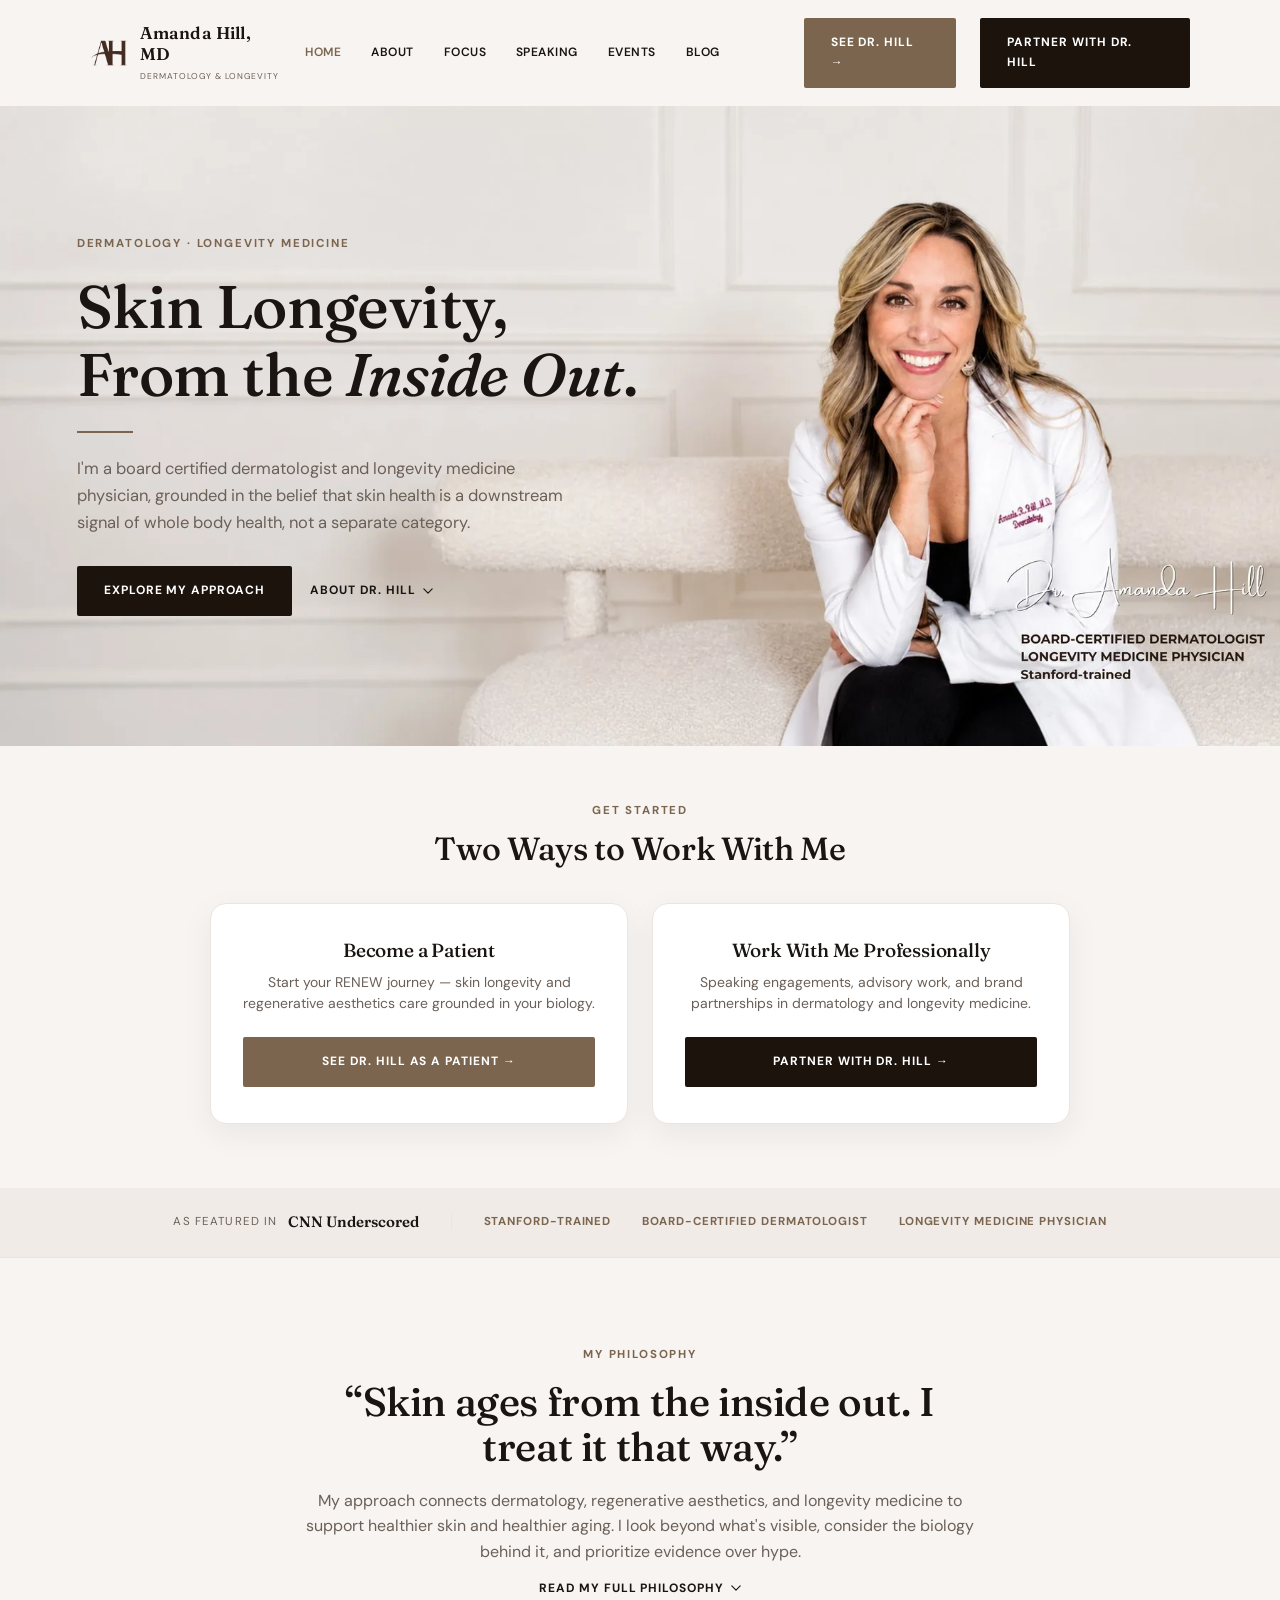
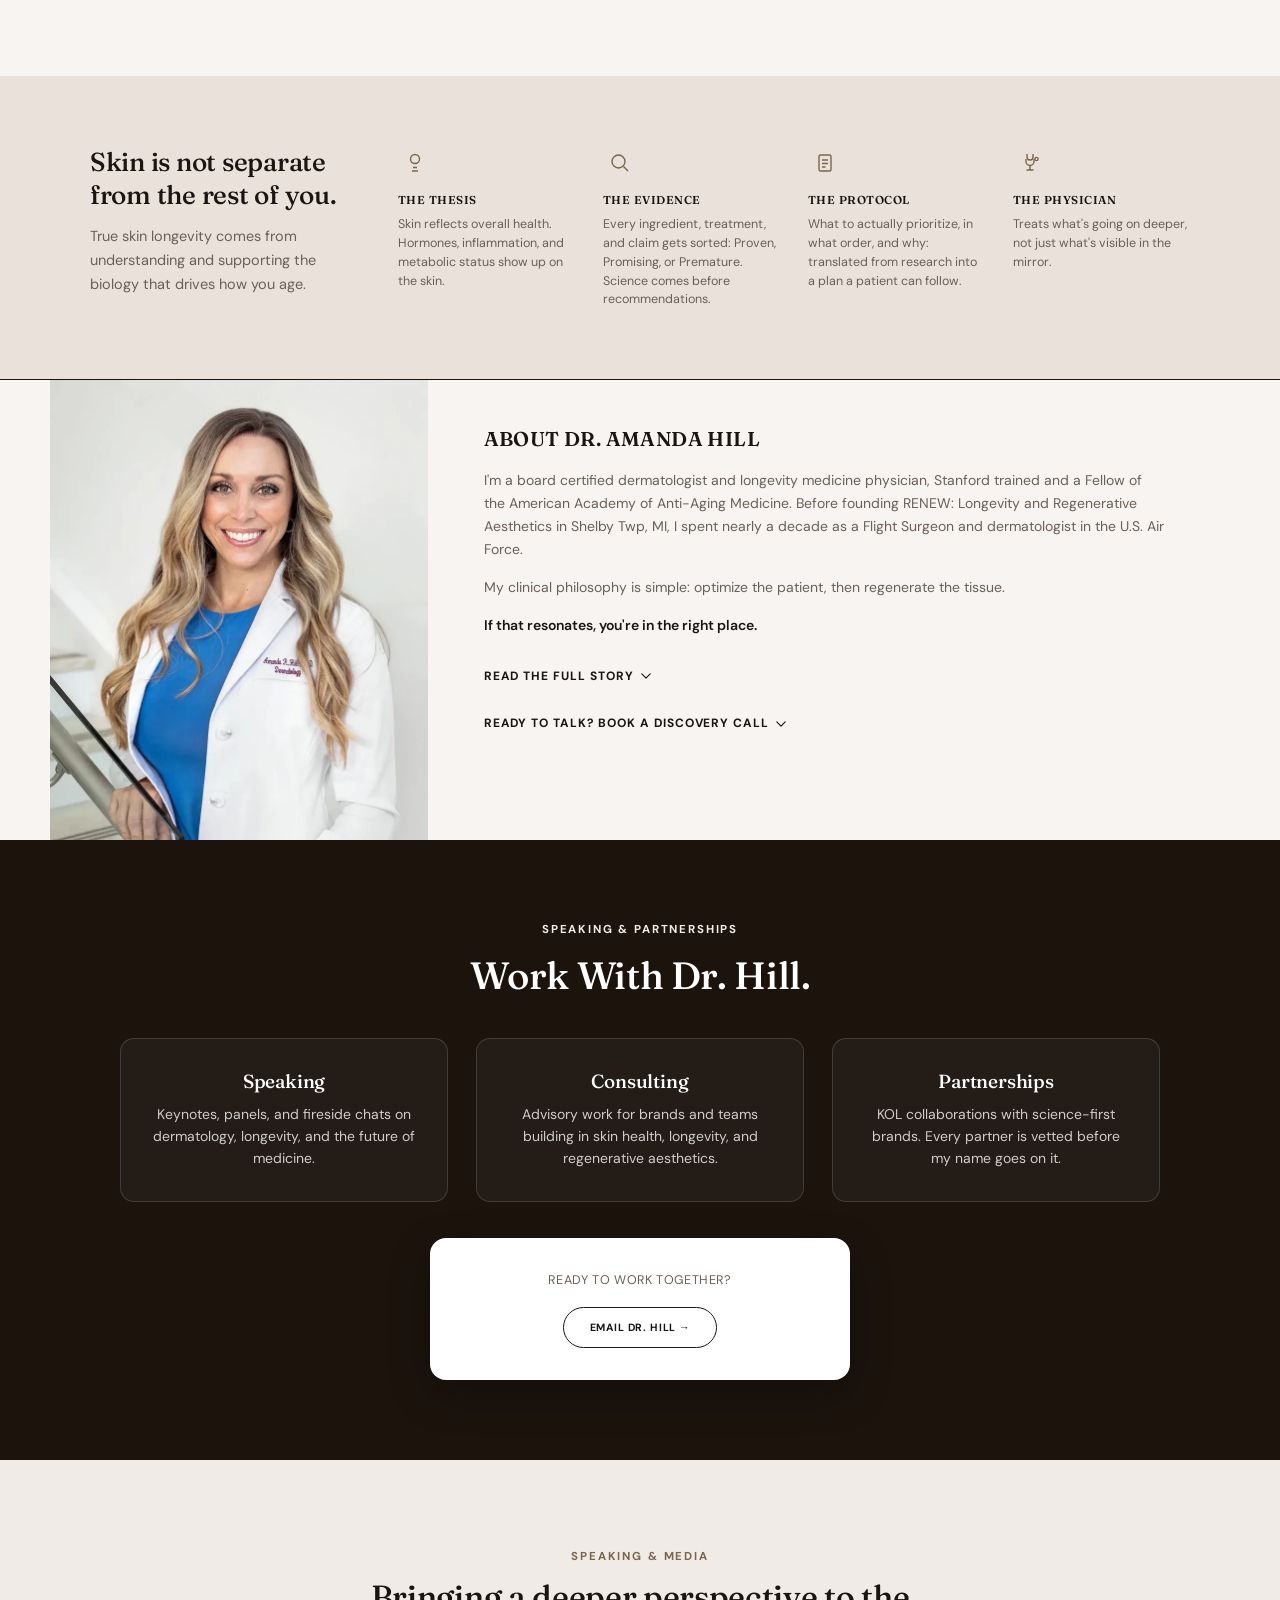
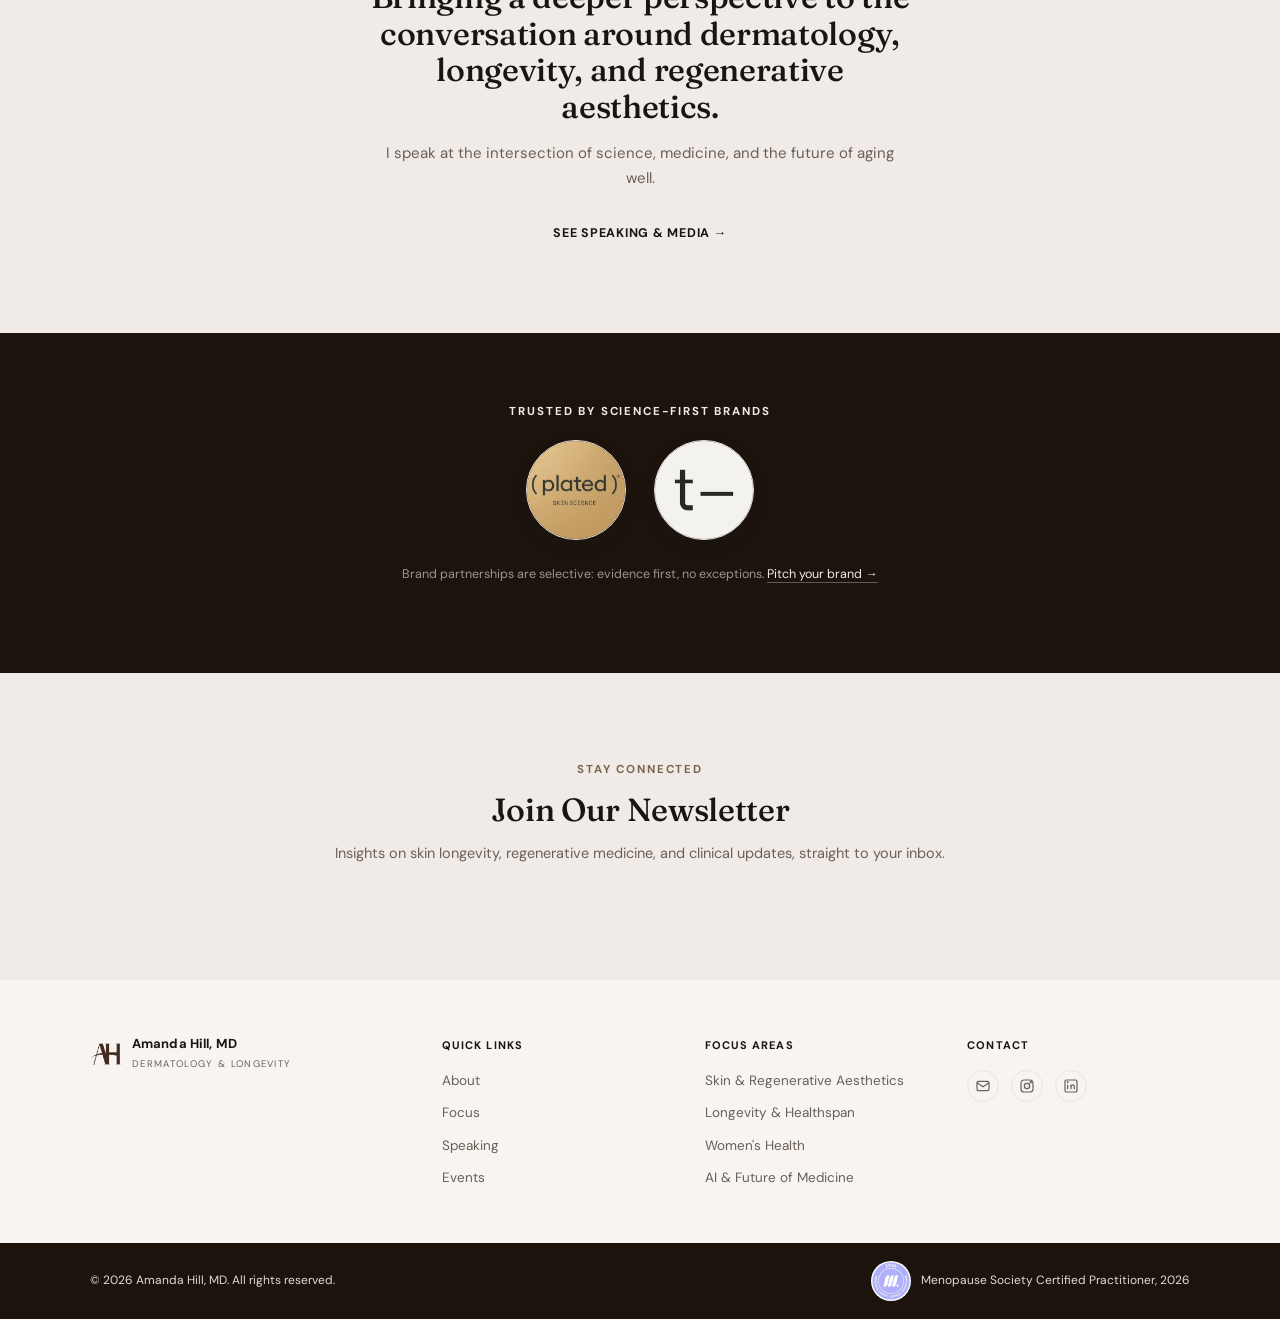
<file: index.html>
<!DOCTYPE html>
<html lang="en">
<head>
<!-- Google tag (gtag.js) -->
<script async src="https://www.googletagmanager.com/gtag/js?id=G-D02RP4QHC7"></script>
<script>
  window.dataLayer = window.dataLayer || [];
  function gtag(){dataLayer.push(arguments);}
  gtag('js', new Date());

  gtag('config', 'G-D02RP4QHC7');
</script>
<meta charset="UTF-8">
<meta name="viewport" content="width=device-width, initial-scale=1.0">
<title>Amanda Hill, MD | Skin Longevity, From the Inside Out</title>
<meta name="description" content="Dr. Amanda Hill, MD is a Stanford-trained, board-certified dermatologist and longevity medicine physician, founder of RENEW: Longevity and Regenerative Aesthetics.">
<link rel="canonical" href="https://amandahillmd.com/">
<meta property="og:type" content="profile">
<meta property="og:title" content="Amanda Hill, MD | Skin Longevity, From the Inside Out">
<meta property="og:description" content="Board-certified dermatologist and longevity medicine physician. Founder of RENEW: Longevity and Regenerative Aesthetics.">
<meta property="og:url" content="https://amandahillmd.com/">
<meta property="og:image" content="https://amandahillmd.com/images/bio-photo.webp">
<meta property="og:site_name" content="Amanda Hill, MD">
<meta name="twitter:card" content="summary_large_image">
<script type="application/ld+json">
{
  "@context": "https://schema.org",
  "@type": "Physician",
  "name": "Amanda Hill, MD",
  "image": "https://amandahillmd.com/images/bio-photo.webp",
  "url": "https://amandahillmd.com/",
  "medicalSpecialty": "Dermatology",
  "description": "Board-certified dermatologist and longevity medicine physician, Stanford-trained, founder of RENEW: Longevity and Regenerative Aesthetics.",
  "alumniOf": { "@type": "CollegeOrUniversity", "name": "Stanford University" }
}
</script>
<link rel="icon" type="image/png" href="/images/favicon.png">
<link rel="stylesheet" href="/css/style.css">
</head>
<body>

<nav>
  <div class="wrap">
    <a href="/" class="logo">
      <img class="logo-mark" src="/images/logo-mark.webp" alt="Amanda Hill, MD monogram">
      <span class="logo-text">
        <span class="name" style="display:block;">Amanda Hill, MD</span>
        <span class="sub">Dermatology &amp; Longevity</span>
      </span>
    </a>
    <ul class="nav-links">
      <li><a href="/" class="active">Home</a></li>
      <li><a href="/about/">About</a></li>
      <li><a href="/#focus">Focus</a></li>
      <li><a href="/speaking/">Speaking</a></li>
      <li><a href="/events/">Events</a></li>
      <li><a href="/blog/">Blog</a></li>
      <li><a href="/book/" class="nav-cta-mobile">See Dr. Hill as a Patient</a></li>
      <li><a href="mailto:dr.hill@amandahillmd.com?subject=Speaking%2C%20Consulting%20%26%20Partnership%20Inquiry" class="nav-cta-mobile">Partner With Dr. Hill</a></li>
    </ul>
    <a href="/book/" class="btn btn-mocha-soft">See Dr. Hill &rarr;</a>
    <a href="mailto:dr.hill@amandahillmd.com?subject=Speaking%2C%20Consulting%20%26%20Partnership%20Inquiry" class="btn btn-mocha">Partner With Dr. Hill</a>
    <button type="button" id="nav-toggle" class="nav-toggle" aria-label="Toggle menu" aria-expanded="false">
      <span></span><span></span><span></span>
    </button>
  </div>
</nav>

<section class="hero" id="home">
  <div class="wrap">
    <div class="hero-copy">
      <div class="eyebrow anim-fade-up d1">Dermatology &middot; Longevity Medicine</div>
      <h1 class="anim-fade-up d2">Skin Longevity,<br>From the <em>Inside Out</em>.</h1>
      <div class="rule anim-fade-up d2"></div>
      <p class="lede anim-fade-up d3">I'm a board certified dermatologist and longevity medicine physician, grounded in the belief that skin health is a downstream signal of whole body health, not a separate category.</p>
      <div class="hero-actions anim-fade-up d4">
        <a href="#focus" class="btn btn-mocha">Explore My Approach</a>
        <a href="/about/" class="text-link-chevron">About Dr. Hill<svg viewBox="0 0 12 8" fill="none" xmlns="http://www.w3.org/2000/svg"><path d="M1 1.5L6 6.5L11 1.5" stroke="currentColor" stroke-width="1.4" stroke-linecap="round" stroke-linejoin="round"/></svg></a>
      </div>
    </div>
  </div>
</section>

<section class="paths" id="paths">
  <div class="wrap">
    <div class="paths-head">
      <div class="eyebrow">Get Started</div>
      <h2>Two Ways to Work With Me</h2>
    </div>
    <div class="paths-grid">
      <div class="path-card">
        <h3>Become a Patient</h3>
        <p>Start your RENEW journey &mdash; skin longevity and regenerative aesthetics care grounded in your biology.</p>
        <a href="/book/" class="btn btn-mocha-soft">See Dr. Hill as a Patient &rarr;</a>
      </div>
      <div class="path-card">
        <h3>Work With Me Professionally</h3>
        <p>Speaking engagements, advisory work, and brand partnerships in dermatology and longevity medicine.</p>
        <a href="mailto:dr.hill@amandahillmd.com?subject=Speaking%2C%20Consulting%20%26%20Partnership%20Inquiry" class="btn btn-mocha">Partner With Dr. Hill &rarr;</a>
      </div>
    </div>
  </div>
</section>

<section class="credibility">
  <div class="wrap credibility-wrap">
    <div class="credibility-featured">As Featured In <a href="https://www.cnn.com/cnn-underscored/beauty/exosomes-skin-care" target="_blank" rel="noopener"><strong>CNN Underscored</strong></a></div>
    <div class="credibility-divider"></div>
    <div class="credibility-badges">
      <span>Stanford-Trained</span><span class="sep">&middot;</span>
      <span>Board-Certified Dermatologist</span><span class="sep">&middot;</span>
      <span>Longevity Medicine Physician</span>
    </div>
  </div>
</section>

<section class="philosophy" style="padding-bottom:64px;">
  <div class="wrap">
    <div class="eyebrow">My Philosophy</div>
    <h2>&ldquo;Skin ages from the inside out. I treat it that way.&rdquo;</h2>
    <p class="philosophy-lead">My approach connects dermatology, regenerative aesthetics, and longevity medicine to support healthier skin and healthier aging. I look beyond what's visible, consider the biology behind it, and prioritize evidence over hype.</p>
    <a href="/about/#philosophy" class="text-link-chevron">Read My Full Philosophy<svg viewBox="0 0 12 8" fill="none" xmlns="http://www.w3.org/2000/svg"><path d="M1 1.5L6 6.5L11 1.5" stroke="currentColor" stroke-width="1.4" stroke-linecap="round" stroke-linejoin="round"/></svg></a>
  </div>
</section>

<section class="pillars" id="focus">
  <div class="wrap">
    <div class="pillars-flex">
    <div class="pillars-head">
      <h2>Skin is not separate from the rest of you.</h2>
      <p style="margin-top:14px;color:var(--ink-soft);font-size:14.5px;">True skin longevity comes from understanding and supporting the biology that drives how you age.</p>
    </div>
    <div class="pillar-grid">
      <div class="pillar-card">
        <div class="pillar-icon">
          <svg width="24" height="24" viewBox="0 0 24 24" fill="none" stroke="currentColor" stroke-width="1.4"><circle cx="12" cy="8" r="4.5"/><path d="M9 20h6M10 16.5h4"/></svg>
        </div>
        <h3>The Thesis</h3>
        <p>Skin reflects overall health. Hormones, inflammation, and metabolic status show up on the skin.</p>
      </div>
      <div class="pillar-card">
        <div class="pillar-icon">
          <svg width="24" height="24" viewBox="0 0 24 24" fill="none" stroke="currentColor" stroke-width="1.4"><circle cx="10.5" cy="10.5" r="6.5"/><path d="M15.5 15.5L20 20"/></svg>
        </div>
        <h3>The Evidence</h3>
        <p>Every ingredient, treatment, and claim gets sorted: Proven, Promising, or Premature. Science comes before recommendations.</p>
      </div>
      <div class="pillar-card">
        <div class="pillar-icon">
          <svg width="24" height="24" viewBox="0 0 24 24" fill="none" stroke="currentColor" stroke-width="1.4"><rect x="6" y="4" width="12" height="16" rx="1.5"/><path d="M9 9h6M9 12.5h6M9 16h3.5"/></svg>
        </div>
        <h3>The Protocol</h3>
        <p>What to actually prioritize, in what order, and why: translated from research into a plan a patient can follow.</p>
      </div>
      <div class="pillar-card">
        <div class="pillar-icon">
          <svg width="24" height="24" viewBox="0 0 24 24" fill="none" stroke="currentColor" stroke-width="1.4"><path d="M9 3v3a3 3 0 0 0 6 0V3"/><path d="M8 8v2.5a4 4 0 0 0 8 0V8"/><circle cx="18.5" cy="8" r="1.6"/><path d="M12 14.5V19M8.5 19h7"/></svg>
        </div>
        <h3>The Physician</h3>
        <p>Treats what's going on deeper, not just what's visible in the mirror.</p>
      </div>
    </div>
    </div>
  </div>
</section>

<section class="bio-split" id="about">
  <div class="wrap bio-2col">
    <div class="bio-photo-sm">
      <img src="/images/bio-photo.webp" alt="Amanda Hill, MD">
    </div>
    <div class="bio-mid">
      <h2 class="bio-heading">About Dr. Amanda Hill</h2>
      <p>I'm a board certified dermatologist and longevity medicine physician, Stanford trained and a Fellow of the American Academy of Anti-Aging Medicine. Before founding RENEW: Longevity and Regenerative Aesthetics in Shelby Twp, MI, I spent nearly a decade as a Flight Surgeon and dermatologist in the U.S. Air Force.</p>
      <p>My clinical philosophy is simple: optimize the patient, then regenerate the tissue.</p>
      <p style="font-weight:600;color:var(--ink);">If that resonates, you're in the right place.</p>
      <a href="/about/" class="text-link-chevron" style="padding-left:0;">Read the Full Story<svg viewBox="0 0 12 8" fill="none" xmlns="http://www.w3.org/2000/svg"><path d="M1 1.5L6 6.5L11 1.5" stroke="currentColor" stroke-width="1.4" stroke-linecap="round" stroke-linejoin="round"/></svg></a>
      <br>
      <a href="/book/" class="text-link-chevron" style="padding-left:0;">Ready to talk? Book a Discovery Call<svg viewBox="0 0 12 8" fill="none" xmlns="http://www.w3.org/2000/svg"><path d="M1 1.5L6 6.5L11 1.5" stroke="currentColor" stroke-width="1.4" stroke-linecap="round" stroke-linejoin="round"/></svg></a>
    </div>
  </div>
</section>

<section class="work-cta" id="contact-cta">
  <div class="wrap">
    <div class="eyebrow" style="text-align:center;">Speaking &amp; Partnerships</div>
    <h2 style="text-align:center;">Work With Dr. Hill.</h2>
    <div class="work-grid work-grid-three">
      <div class="work-card">
        <h3>Speaking</h3>
        <p>Keynotes, panels, and fireside chats on dermatology, longevity, and the future of medicine.</p>
      </div>
      <div class="work-card">
        <h3>Consulting</h3>
        <p>Advisory work for brands and teams building in skin health, longevity, and regenerative aesthetics.</p>
      </div>
      <div class="work-card">
        <h3>Partnerships</h3>
        <p>KOL collaborations with science-first brands. Every partner is vetted before my name goes on it.</p>
      </div>
    </div>
    <div class="work-cta-box">
      <p class="work-cta-box-label">Ready to work together?</p>
      <a href="mailto:dr.hill@amandahillmd.com?subject=Speaking%2C%20Consulting%20%26%20Partnership%20Inquiry" class="btn btn-pill">Email Dr. Hill &rarr;</a>
    </div>
  </div>
</section>

<section class="split" id="speaking">
  <div class="wrap" style="grid-template-columns:1fr;max-width:620px;text-align:center;margin:0 auto;">
    <div class="col-left">
      <div class="eyebrow">Speaking &amp; Media</div>
      <h2>Bringing a deeper perspective to the conversation around dermatology, longevity, and regenerative aesthetics.</h2>
      <p>I speak at the intersection of science, medicine, and the future of aging well.</p>
      <a href="/speaking/" class="text-link-arrow" style="justify-content:center;">See Speaking &amp; Media &rarr;</a>
    </div>
  </div>
</section>

<section class="partners">
  <div class="wrap">
    <div class="eyebrow" style="text-align:center;color:var(--cream);">Trusted By Science-First Brands</div>
    <div class="partner-logos">
      <div class="partner-logo-tile"><img src="/images/partner-plated.webp" alt="Plated Skin Science"></div>
      <div class="partner-logo-tile"><img src="/images/partner-timeline.webp" alt="Timeline"></div>
    </div>
    <p class="partners-note">Brand partnerships are selective: evidence first, no exceptions. <a href="mailto:dr.hill@amandahillmd.com?subject=Speaking%2C%20Consulting%20%26%20Partnership%20Inquiry">Pitch your brand &rarr;</a></p>
  </div>
</section>

<section class="newsletter" id="newsletter">
  <div class="nl-wrap">
    <div class="nl-copy">
      <div class="eyebrow">Stay Connected</div>
      <h2>Join Our Newsletter</h2>
      <p>Insights on skin longevity, regenerative medicine, and clinical updates, straight to your inbox.</p>
      <div id="nl-form-wrap">
        <script async data-uid="9adebcfc58" src="https://amanda-hill-md-2.kit.com/9adebcfc58/index.js"></script>
      </div>
    </div>
  </div>
</section>

<footer id="contact">
  <div class="wrap">
    <div class="foot-grid">
      <div class="foot-col">
        <div class="foot-logo">
          <img class="logo-mark" style="height:22px;" src="/images/logo-mark.webp" alt="Amanda Hill, MD monogram">
          <span class="logo-text">
            <span class="name" style="display:block;">Amanda Hill, MD</span>
            <span class="sub">Dermatology &amp; Longevity</span>
          </span>
        </div>
      </div>
      <div class="foot-col">
        <h4>Quick Links</h4>
        <ul>
          <li><a href="/about/">About</a></li>
          <li><a href="/#focus">Focus</a></li>
          <li><a href="/speaking/">Speaking</a></li>
          <li><a href="/events/">Events</a></li>
        </ul>
      </div>
      <div class="foot-col">
        <h4>Focus Areas</h4>
        <ul>
          <li>Skin &amp; Regenerative Aesthetics</li>
          <li>Longevity &amp; Healthspan</li>
          <li>Women's Health</li>
          <li>AI &amp; Future of Medicine</li>
        </ul>
      </div>
      <div class="foot-col">
        <h4>Contact</h4>
        <div class="foot-social">
          <a href="mailto:dr.hill@amandahillmd.com" aria-label="Email">
            <svg width="16" height="16" viewBox="0 0 24 24" fill="none" stroke="currentColor" stroke-width="1.8"><rect x="3" y="5" width="18" height="14" rx="2"/><path d="M3 7l9 6 9-6"/></svg>
          </a>
          <a href="https://instagram.com/amandahilldermdoc" target="_blank" rel="noopener" aria-label="Instagram">
            <svg width="16" height="16" viewBox="0 0 24 24" fill="none" stroke="currentColor" stroke-width="1.8"><rect x="3" y="3" width="18" height="18" rx="5"/><circle cx="12" cy="12" r="4"/><circle cx="17.5" cy="6.5" r="1"/></svg>
          </a>
          <a href="https://www.linkedin.com/in/amanda-hill-dermdoc/" target="_blank" rel="noopener" aria-label="LinkedIn">
            <svg width="16" height="16" viewBox="0 0 24 24" fill="none" stroke="currentColor" stroke-width="1.8"><rect x="3" y="3" width="18" height="18" rx="2"/><line x1="7" y1="10" x2="7" y2="17"/><circle cx="7" cy="6.5" r="0.6" fill="currentColor"/><line x1="12" y1="10" x2="12" y2="17"/><path d="M12 13c0-2 2-3 3.5-2.3 1 .5 1.5 1.5 1.5 2.3v4"/></svg>
          </a>
        </div>
      </div>
    </div>
  </div>
  <div class="foot-bottom">
    <div class="wrap">
      <span>&copy; 2026 Amanda Hill, MD. All rights reserved.</span>
      <div class="foot-badge">
        <img src="/images/menopause-society-badge-2026.webp" width="40" height="40" alt="The Menopause Society Certified Practitioner, 2026 badge">
        <span>Menopause Society Certified Practitioner, 2026</span>
      </div>
    </div>
  </div>
</footer>

<script src="/js/nav.js"></script>
<script src="/js/reveal.js"></script>
</body>
</html>
</file>
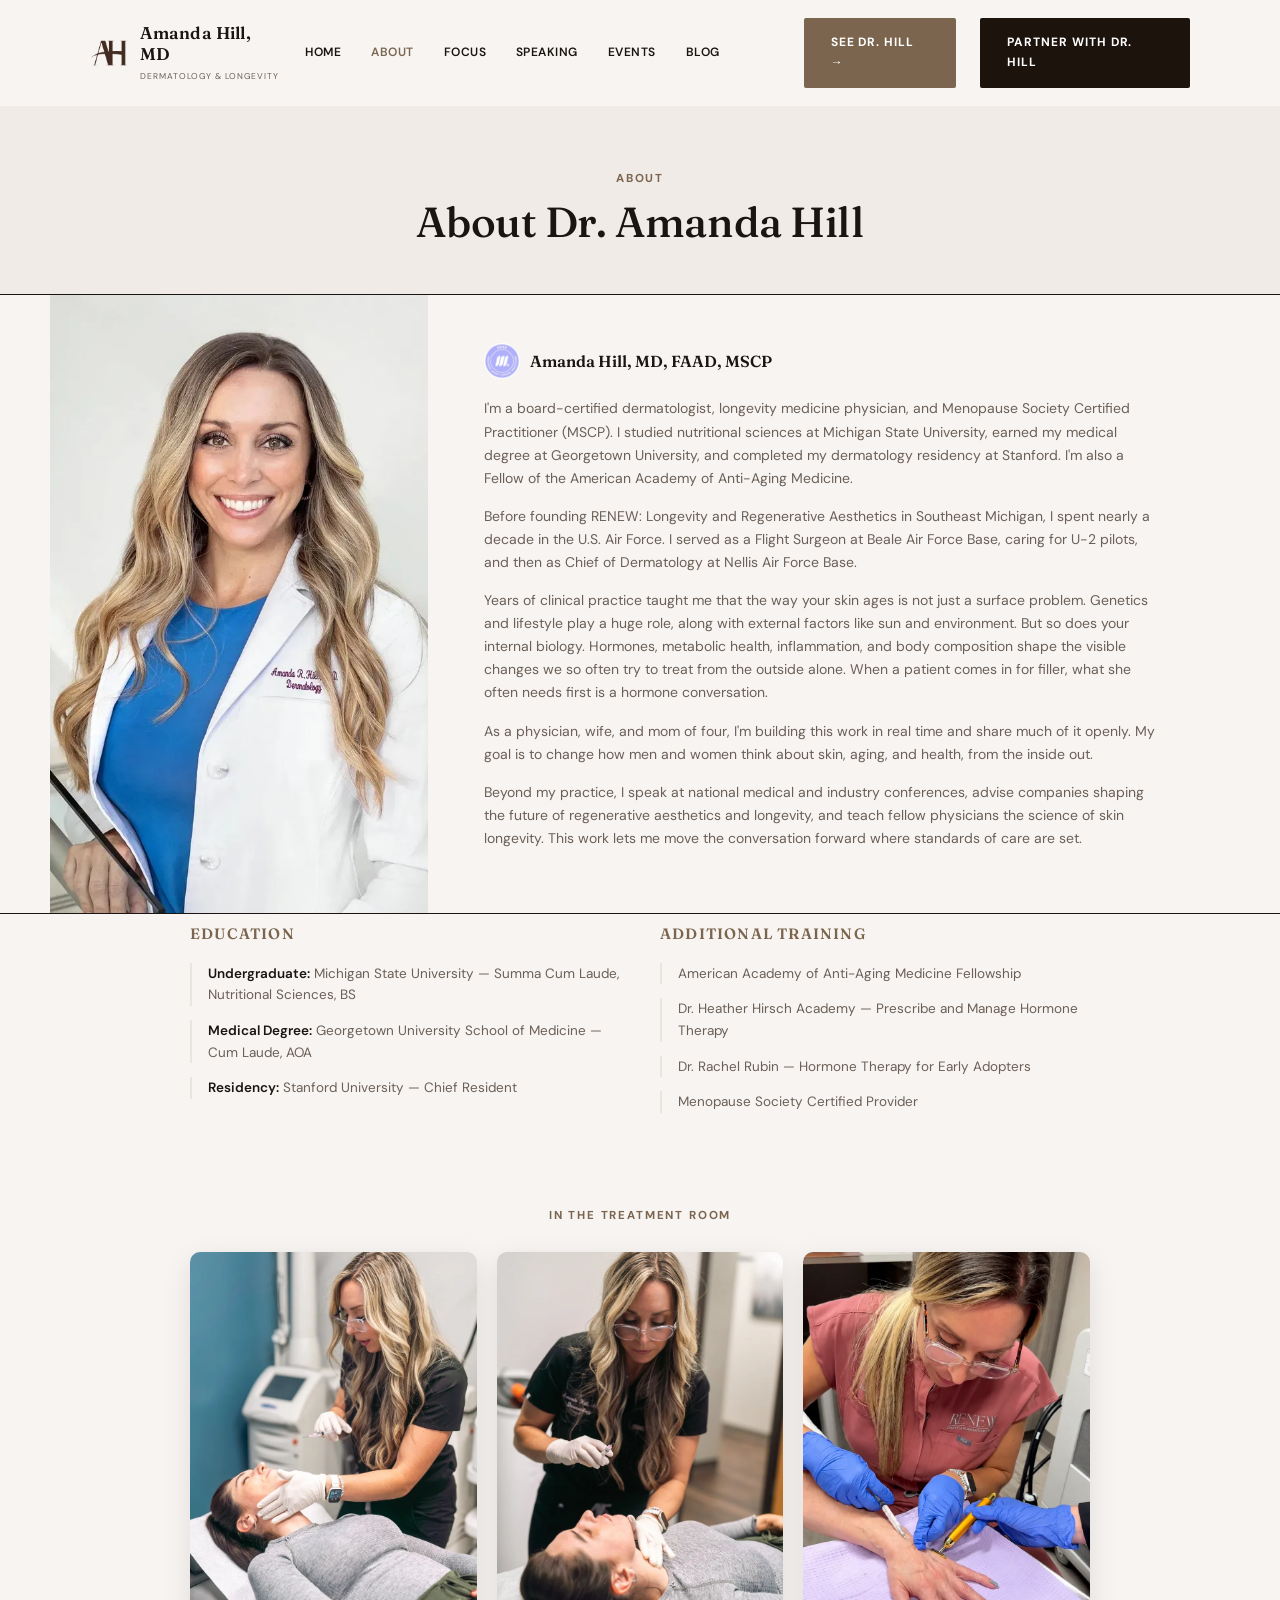
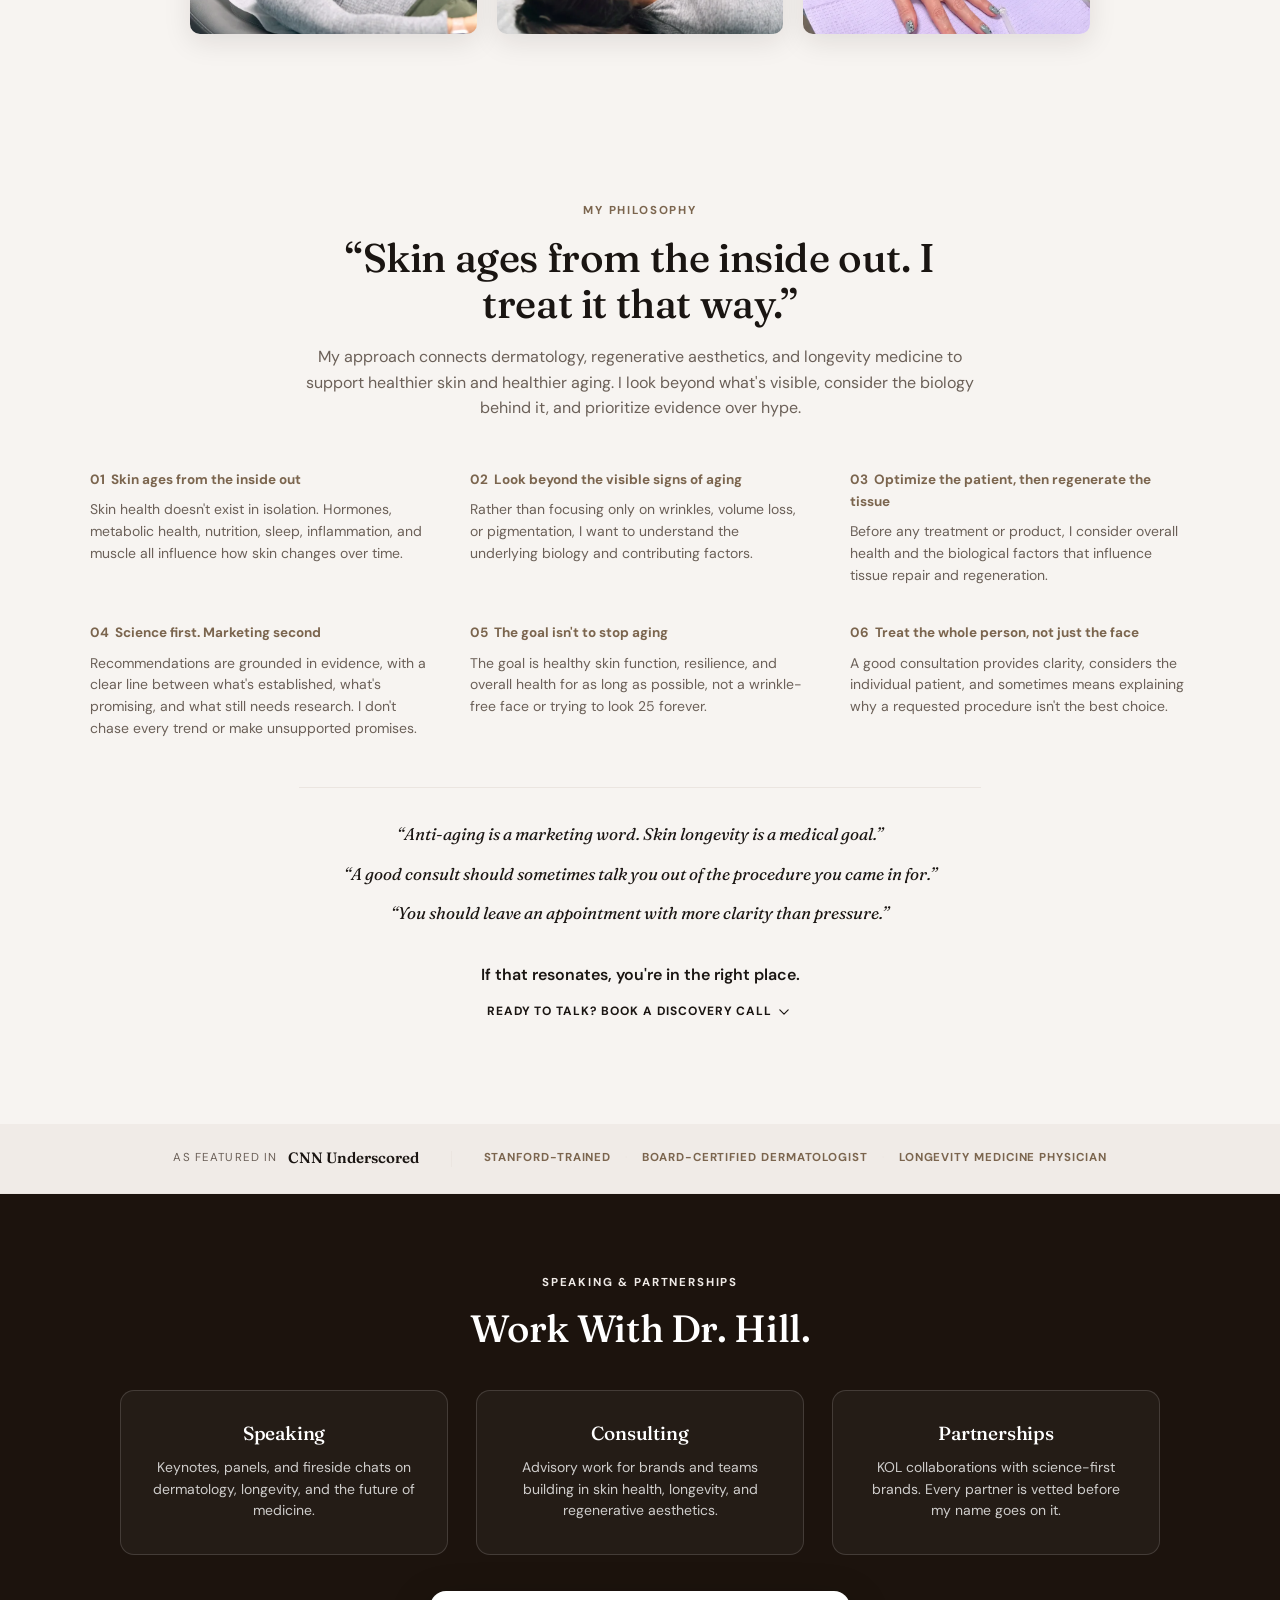
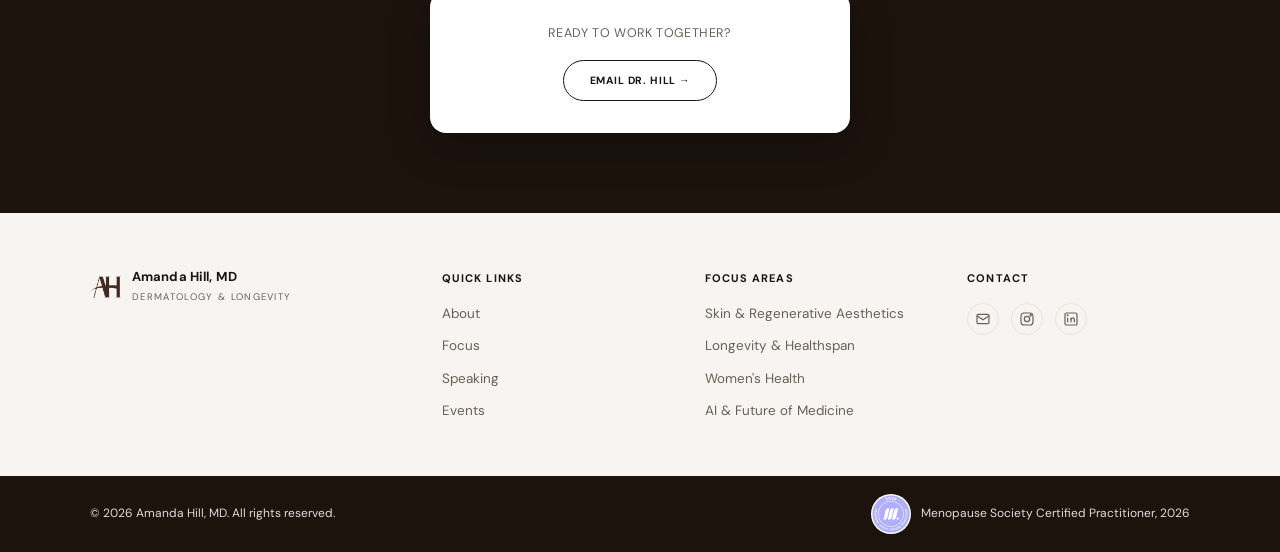
<file: about/index.html>
<!DOCTYPE html>
<html lang="en">
<head>
<!-- Google tag (gtag.js) -->
<script async src="https://www.googletagmanager.com/gtag/js?id=G-D02RP4QHC7"></script>
<script>
  window.dataLayer = window.dataLayer || [];
  function gtag(){dataLayer.push(arguments);}
  gtag('js', new Date());

  gtag('config', 'G-D02RP4QHC7');
</script>
<meta charset="UTF-8">
<meta name="viewport" content="width=device-width, initial-scale=1.0">
<title>About Dr. Amanda Hill | Dermatologist & Longevity Physician</title>
<meta name="description" content="Board-certified dermatologist, longevity medicine physician, and Menopause Society Certified Practitioner (MSCP). Stanford-trained, Air Force veteran, founder of RENEW.">
<link rel="canonical" href="https://amandahillmd.com/about/">
<meta property="og:type" content="profile">
<meta property="og:title" content="About Dr. Amanda Hill | Dermatologist & Longevity Physician">
<meta property="og:description" content="Skin ages from the inside out. I treat it that way. Meet Dr. Amanda Hill, board-certified dermatologist and longevity medicine physician.">
<meta property="og:url" content="https://amandahillmd.com/about/">
<meta property="og:image" content="https://amandahillmd.com/images/bio-photo.webp">
<meta property="og:site_name" content="Amanda Hill, MD">
<meta name="twitter:card" content="summary_large_image">
<script type="application/ld+json">
{
  "@context": "https://schema.org",
  "@type": "Physician",
  "name": "Amanda Hill, MD",
  "image": "https://amandahillmd.com/images/bio-photo.webp",
  "url": "https://amandahillmd.com/about/",
  "medicalSpecialty": "Dermatology",
  "description": "Board-certified dermatologist, longevity medicine physician, and Menopause Society Certified Practitioner (MSCP), founder of RENEW: Longevity and Regenerative Aesthetics.",
  "alumniOf": [
    { "@type": "CollegeOrUniversity", "name": "Michigan State University" },
    { "@type": "CollegeOrUniversity", "name": "Georgetown University School of Medicine" },
    { "@type": "CollegeOrUniversity", "name": "Stanford University" }
  ],
  "hasCredential": { "@type": "EducationalOccupationalCredential", "credentialCategory": "certification", "name": "Menopause Society Certified Practitioner (MSCP)" }
}
</script>
<link rel="icon" type="image/png" href="/images/favicon.png">
<link rel="stylesheet" href="/css/style.css">
</head>
<body>

<nav>
  <div class="wrap">
    <a href="/" class="logo">
      <img class="logo-mark" src="/images/logo-mark.webp" alt="Amanda Hill, MD monogram">
      <span class="logo-text">
        <span class="name" style="display:block;">Amanda Hill, MD</span>
        <span class="sub">Dermatology &amp; Longevity</span>
      </span>
    </a>
    <ul class="nav-links">
      <li><a href="/">Home</a></li>
      <li><a href="/about/" class="active">About</a></li>
      <li><a href="/#focus">Focus</a></li>
      <li><a href="/speaking/">Speaking</a></li>
      <li><a href="/events/">Events</a></li>
      <li><a href="/blog/">Blog</a></li>
      <li><a href="/book/" class="nav-cta-mobile">See Dr. Hill as a Patient</a></li>
      <li><a href="mailto:dr.hill@amandahillmd.com?subject=Speaking%2C%20Consulting%20%26%20Partnership%20Inquiry" class="nav-cta-mobile">Partner With Dr. Hill</a></li>
    </ul>
    <a href="/book/" class="btn btn-mocha-soft">See Dr. Hill &rarr;</a>
    <a href="mailto:dr.hill@amandahillmd.com?subject=Speaking%2C%20Consulting%20%26%20Partnership%20Inquiry" class="btn btn-mocha">Partner With Dr. Hill</a>
    <button type="button" id="nav-toggle" class="nav-toggle" aria-label="Toggle menu" aria-expanded="false">
      <span></span><span></span><span></span>
    </button>
  </div>
</nav>

<div class="page-header">
  <div class="wrap">
    <div class="eyebrow">About</div>
    <h1>About Dr. Amanda Hill</h1>
  </div>
</div>

<section class="bio-split">
  <div class="wrap bio-2col">
    <div class="bio-photo-sm">
      <img src="/images/bio-photo.webp" alt="Amanda Hill, MD">
    </div>
    <div class="bio-mid">
      <div class="bio-credential-line">
        <img src="/images/menopause-society-badge-2026.webp" width="36" height="36" alt="The Menopause Society Certified Practitioner, 2026 badge">
        <span>Amanda Hill, MD, FAAD, MSCP</span>
      </div>
      <p>I'm a board-certified dermatologist, longevity medicine physician, and Menopause Society Certified Practitioner (MSCP). I studied nutritional sciences at Michigan State University, earned my medical degree at Georgetown University, and completed my dermatology residency at Stanford. I'm also a Fellow of the American Academy of Anti-Aging Medicine.</p>
      <p>Before founding RENEW: Longevity and Regenerative Aesthetics in Southeast Michigan, I spent nearly a decade in the U.S. Air Force. I served as a Flight Surgeon at Beale Air Force Base, caring for U-2 pilots, and then as Chief of Dermatology at Nellis Air Force Base.</p>
      <p>Years of clinical practice taught me that the way your skin ages is not just a surface problem. Genetics and lifestyle play a huge role, along with external factors like sun and environment. But so does your internal biology. Hormones, metabolic health, inflammation, and body composition shape the visible changes we so often try to treat from the outside alone. When a patient comes in for filler, what she often needs first is a hormone conversation.</p>
      <p>As a physician, wife, and mom of four, I'm building this work in real time and share much of it openly. My goal is to change how men and women think about skin, aging, and health, from the inside out.</p>
      <p>Beyond my practice, I speak at national medical and industry conferences, advise companies shaping the future of regenerative aesthetics and longevity, and teach fellow physicians the science of skin longevity. This work lets me move the conversation forward where standards of care are set.</p>
    </div>
  </div>
</section>

<section class="credentials">
  <div class="wrap">
    <div class="credentials-grid">
      <div class="credentials-col">
        <h4>Education</h4>
        <ul>
          <li><strong>Undergraduate:</strong> Michigan State University &mdash; Summa Cum Laude, Nutritional Sciences, BS</li>
          <li><strong>Medical Degree:</strong> Georgetown University School of Medicine &mdash; Cum Laude, AOA</li>
          <li><strong>Residency:</strong> Stanford University &mdash; Chief Resident</li>
        </ul>
      </div>
      <div class="credentials-col">
        <h4>Additional Training</h4>
        <ul>
          <li>American Academy of Anti-Aging Medicine Fellowship</li>
          <li>Dr. Heather Hirsch Academy &mdash; Prescribe and Manage Hormone Therapy</li>
          <li>Dr. Rachel Rubin &mdash; Hormone Therapy for Early Adopters</li>
          <li>Menopause Society Certified Provider</li>
        </ul>
      </div>
    </div>
  </div>
</section>

<section class="practice-gallery">
  <div class="wrap">
    <div class="eyebrow" style="text-align:center;">In the Treatment Room</div>
    <div class="practice-gallery-grid">
      <div class="practice-gallery-item">
        <img src="/images/practice-photo-3.webp" alt="Dr. Amanda Hill performing a regenerative treatment">
      </div>
      <div class="practice-gallery-item">
        <img src="/images/practice-photo-1.webp" alt="Dr. Amanda Hill consulting with a patient">
      </div>
      <div class="practice-gallery-item">
        <img src="/images/practice-photo-2.webp" alt="Dr. Amanda Hill administering a biostimulator treatment at RENEW">
      </div>
    </div>
  </div>
</section>

<section class="philosophy" id="philosophy">
  <div class="wrap">
    <div class="eyebrow">My Philosophy</div>
    <h2>&ldquo;Skin ages from the inside out. I treat it that way.&rdquo;</h2>
    <p class="philosophy-lead">My approach connects dermatology, regenerative aesthetics, and longevity medicine to support healthier skin and healthier aging. I look beyond what's visible, consider the biology behind it, and prioritize evidence over hype.</p>
    <div class="philosophy-grid">
      <div class="philosophy-item">
        <h4>01&nbsp; Skin ages from the inside out</h4>
        <p>Skin health doesn't exist in isolation. Hormones, metabolic health, nutrition, sleep, inflammation, and muscle all influence how skin changes over time.</p>
      </div>
      <div class="philosophy-item">
        <h4>02&nbsp; Look beyond the visible signs of aging</h4>
        <p>Rather than focusing only on wrinkles, volume loss, or pigmentation, I want to understand the underlying biology and contributing factors.</p>
      </div>
      <div class="philosophy-item">
        <h4>03&nbsp; Optimize the patient, then regenerate the tissue</h4>
        <p>Before any treatment or product, I consider overall health and the biological factors that influence tissue repair and regeneration.</p>
      </div>
      <div class="philosophy-item">
        <h4>04&nbsp; Science first. Marketing second</h4>
        <p>Recommendations are grounded in evidence, with a clear line between what's established, what's promising, and what still needs research. I don't chase every trend or make unsupported promises.</p>
      </div>
      <div class="philosophy-item">
        <h4>05&nbsp; The goal isn't to stop aging</h4>
        <p>The goal is healthy skin function, resilience, and overall health for as long as possible, not a wrinkle-free face or trying to look 25 forever.</p>
      </div>
      <div class="philosophy-item">
        <h4>06&nbsp; Treat the whole person, not just the face</h4>
        <p>A good consultation provides clarity, considers the individual patient, and sometimes means explaining why a requested procedure isn't the best choice.</p>
      </div>
    </div>
    <div class="philosophy-phrases">
      <p>&ldquo;Anti-aging is a marketing word. Skin longevity is a medical goal.&rdquo;</p>
      <p>&ldquo;A good consult should sometimes talk you out of the procedure you came in for.&rdquo;</p>
      <p>&ldquo;You should leave an appointment with more clarity than pressure.&rdquo;</p>
    </div>
    <p style="font-weight:600;color:var(--ink);margin-top:36px;">If that resonates, you're in the right place.</p>
    <a href="/book/" class="text-link-chevron" style="padding-left:0;">Ready to talk? Book a Discovery Call<svg viewBox="0 0 12 8" fill="none" xmlns="http://www.w3.org/2000/svg"><path d="M1 1.5L6 6.5L11 1.5" stroke="currentColor" stroke-width="1.4" stroke-linecap="round" stroke-linejoin="round"/></svg></a>
  </div>
</section>

<section class="credibility">
  <div class="wrap credibility-wrap">
    <div class="credibility-featured">As Featured In <a href="https://www.cnn.com/cnn-underscored/beauty/exosomes-skin-care" target="_blank" rel="noopener"><strong>CNN Underscored</strong></a></div>
    <div class="credibility-divider"></div>
    <div class="credibility-badges">
      <span>Stanford-Trained</span><span class="sep">&middot;</span>
      <span>Board-Certified Dermatologist</span><span class="sep">&middot;</span>
      <span>Longevity Medicine Physician</span>
    </div>
  </div>
</section>

<section class="work-cta" id="contact-cta">
  <div class="wrap">
    <div class="eyebrow" style="text-align:center;">Speaking &amp; Partnerships</div>
    <h2 style="text-align:center;">Work With Dr. Hill.</h2>
    <div class="work-grid work-grid-three">
      <div class="work-card">
        <h3>Speaking</h3>
        <p>Keynotes, panels, and fireside chats on dermatology, longevity, and the future of medicine.</p>
      </div>
      <div class="work-card">
        <h3>Consulting</h3>
        <p>Advisory work for brands and teams building in skin health, longevity, and regenerative aesthetics.</p>
      </div>
      <div class="work-card">
        <h3>Partnerships</h3>
        <p>KOL collaborations with science-first brands. Every partner is vetted before my name goes on it.</p>
      </div>
    </div>
    <div class="work-cta-box">
      <p class="work-cta-box-label">Ready to work together?</p>
      <a href="mailto:dr.hill@amandahillmd.com?subject=Speaking%2C%20Consulting%20%26%20Partnership%20Inquiry" class="btn btn-pill">Email Dr. Hill &rarr;</a>
    </div>
  </div>
</section>

<footer id="contact">
  <div class="wrap">
    <div class="foot-grid">
      <div class="foot-col">
        <div class="foot-logo">
          <img class="logo-mark" style="height:22px;" src="/images/logo-mark.webp" alt="Amanda Hill, MD monogram">
          <span class="logo-text">
            <span class="name" style="display:block;">Amanda Hill, MD</span>
            <span class="sub">Dermatology &amp; Longevity</span>
          </span>
        </div>
      </div>
      <div class="foot-col">
        <h4>Quick Links</h4>
        <ul>
          <li><a href="/about/">About</a></li>
          <li><a href="/#focus">Focus</a></li>
          <li><a href="/speaking/">Speaking</a></li>
          <li><a href="/events/">Events</a></li>
        </ul>
      </div>
      <div class="foot-col">
        <h4>Focus Areas</h4>
        <ul>
          <li>Skin &amp; Regenerative Aesthetics</li>
          <li>Longevity &amp; Healthspan</li>
          <li>Women's Health</li>
          <li>AI &amp; Future of Medicine</li>
        </ul>
      </div>
      <div class="foot-col">
        <h4>Contact</h4>
        <div class="foot-social">
          <a href="mailto:dr.hill@amandahillmd.com" aria-label="Email">
            <svg width="16" height="16" viewBox="0 0 24 24" fill="none" stroke="currentColor" stroke-width="1.8"><rect x="3" y="5" width="18" height="14" rx="2"/><path d="M3 7l9 6 9-6"/></svg>
          </a>
          <a href="https://instagram.com/amandahilldermdoc" target="_blank" rel="noopener" aria-label="Instagram">
            <svg width="16" height="16" viewBox="0 0 24 24" fill="none" stroke="currentColor" stroke-width="1.8"><rect x="3" y="3" width="18" height="18" rx="5"/><circle cx="12" cy="12" r="4"/><circle cx="17.5" cy="6.5" r="1"/></svg>
          </a>
          <a href="https://www.linkedin.com/in/amanda-hill-dermdoc/" target="_blank" rel="noopener" aria-label="LinkedIn">
            <svg width="16" height="16" viewBox="0 0 24 24" fill="none" stroke="currentColor" stroke-width="1.8"><rect x="3" y="3" width="18" height="18" rx="2"/><line x1="7" y1="10" x2="7" y2="17"/><circle cx="7" cy="6.5" r="0.6" fill="currentColor"/><line x1="12" y1="10" x2="12" y2="17"/><path d="M12 13c0-2 2-3 3.5-2.3 1 .5 1.5 1.5 1.5 2.3v4"/></svg>
          </a>
        </div>
      </div>
    </div>
  </div>
  <div class="foot-bottom">
    <div class="wrap">
      <span>&copy; 2026 Amanda Hill, MD. All rights reserved.</span>
      <div class="foot-badge">
        <img src="/images/menopause-society-badge-2026.webp" width="40" height="40" alt="The Menopause Society Certified Practitioner, 2026 badge">
        <span>Menopause Society Certified Practitioner, 2026</span>
      </div>
    </div>
  </div>
</footer>

<script src="/js/nav.js"></script>
<script src="/js/reveal.js"></script>
</body>
</html>
</file>
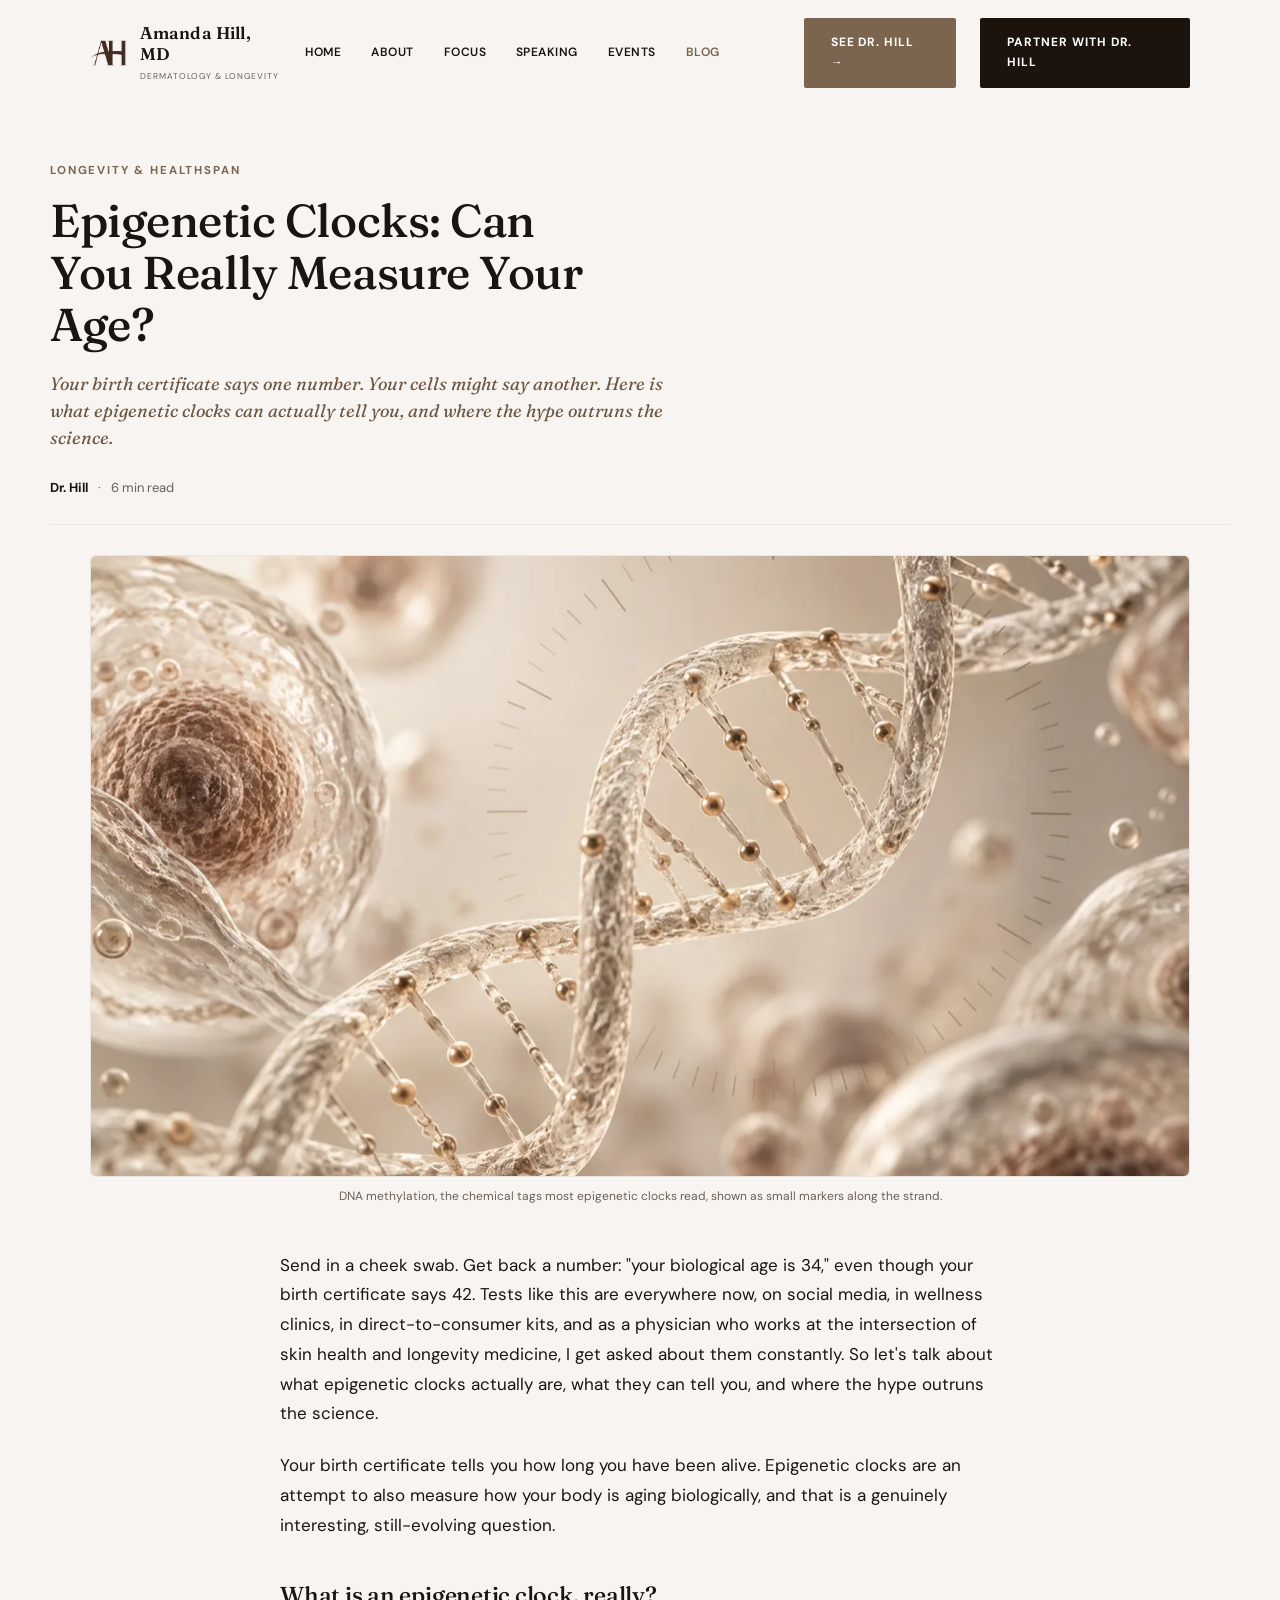
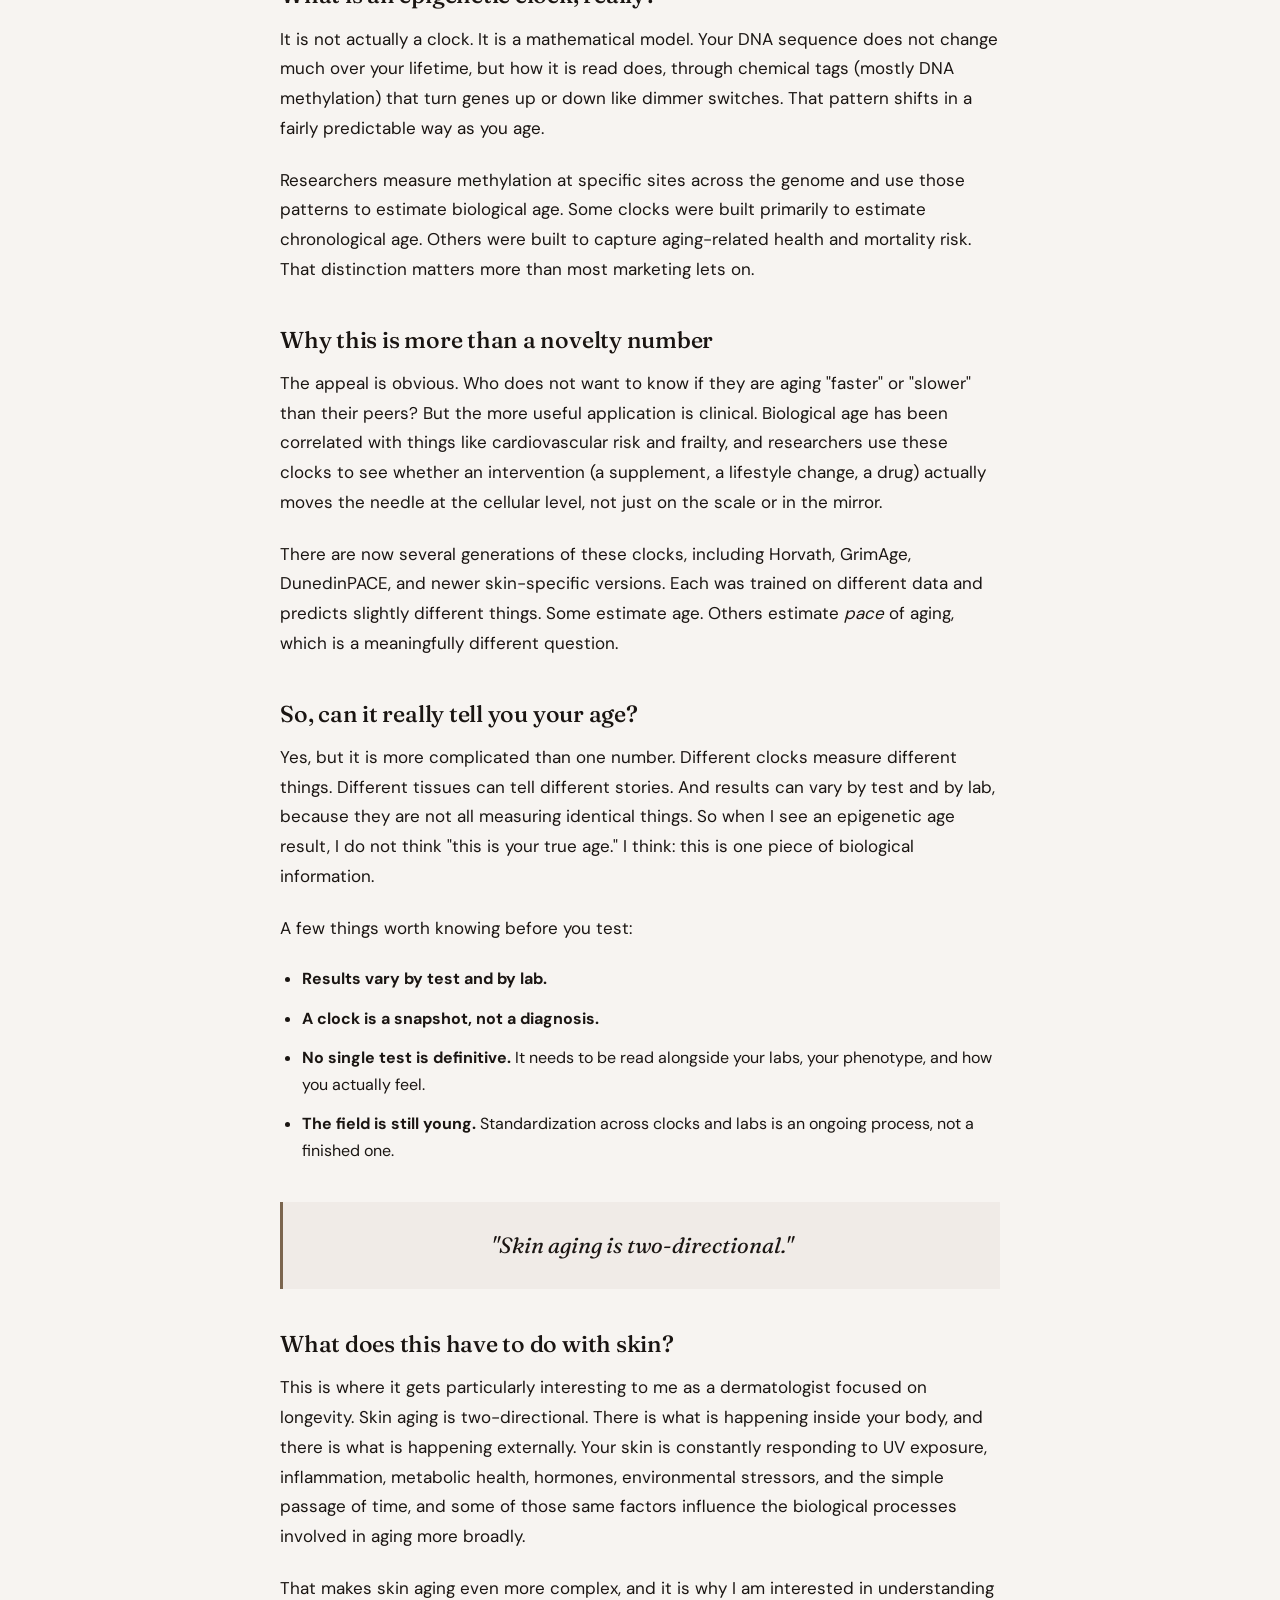
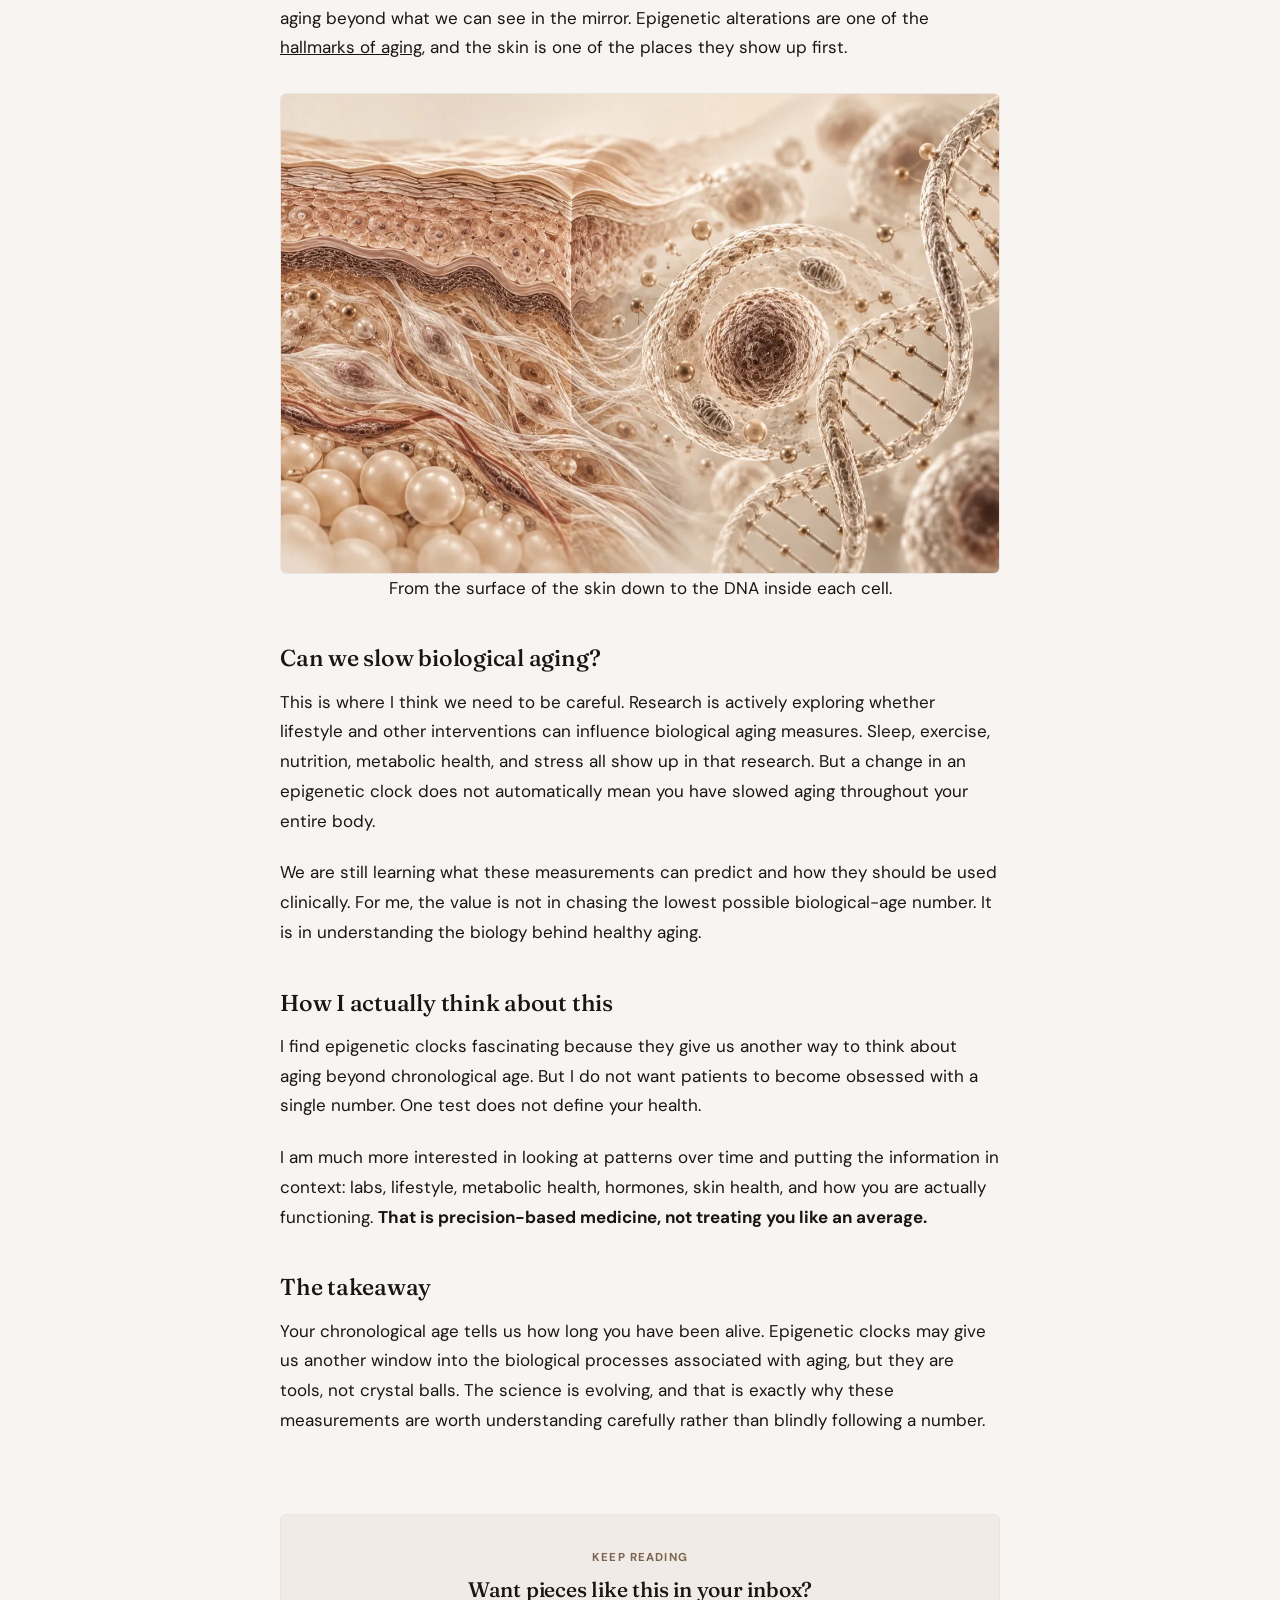
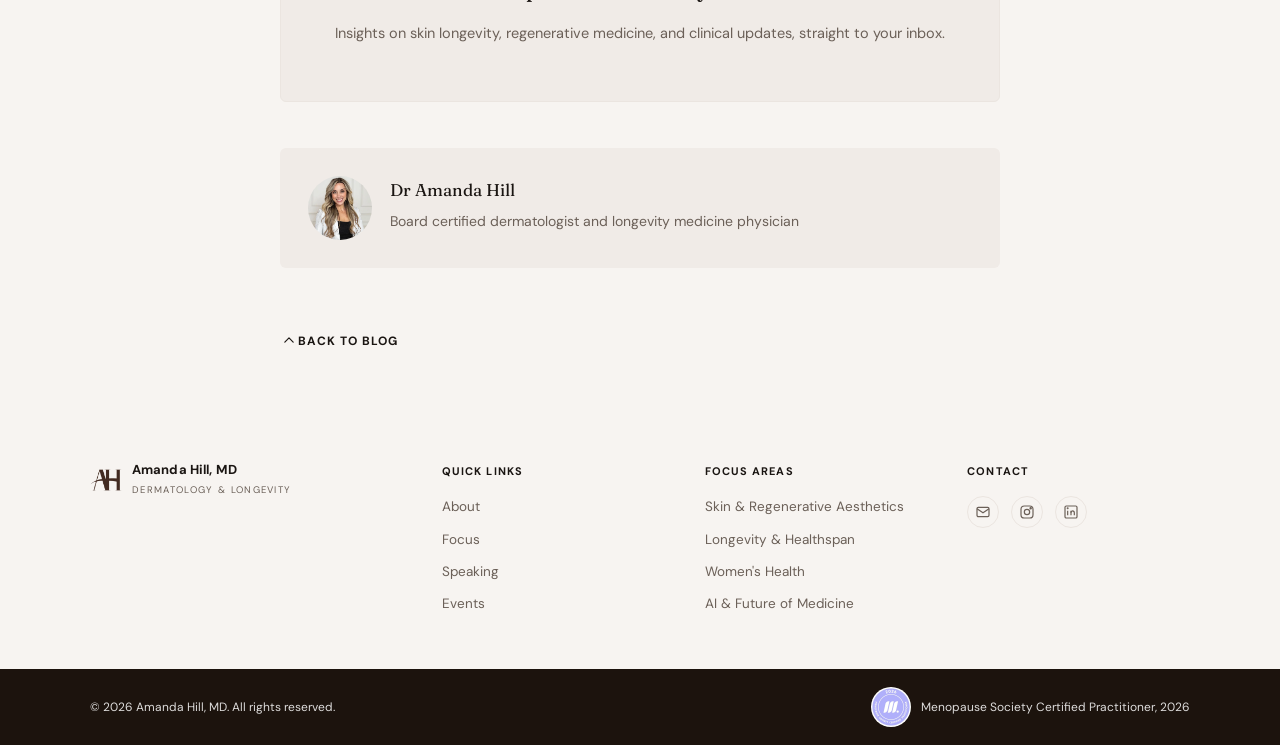
<file: blog-epigenetic-clocks/index.html>
<!DOCTYPE html>
<html lang="en">
<head>
<!-- Google tag (gtag.js) -->
<script async src="https://www.googletagmanager.com/gtag/js?id=G-D02RP4QHC7"></script>
<script>
  window.dataLayer = window.dataLayer || [];
  function gtag(){dataLayer.push(arguments);}
  gtag('js', new Date());

  gtag('config', 'G-D02RP4QHC7');
</script>
<meta charset="UTF-8">
<meta name="viewport" content="width=device-width, initial-scale=1.0">
<title>Epigenetic Clocks: Can You Really Measure Your Age? | Amanda Hill, MD</title>
<meta name="description" content="Your birth certificate says one number. Your cells might say another. Dr. Hill explains what epigenetic clocks can tell you, and where the hype outruns the science.">
<link rel="canonical" href="https://amandahillmd.com/blog-epigenetic-clocks/">
<meta property="og:type" content="article">
<meta property="og:title" content="Epigenetic Clocks: Can You Really Measure Your Age? | Amanda Hill, MD">
<meta property="og:description" content="Your birth certificate says one number. Your cells might say another. Dr. Hill explains what epigenetic clocks can actually tell you, and where the hype outruns the science.">
<meta property="og:url" content="https://amandahillmd.com/blog-epigenetic-clocks/">
<meta property="og:image" content="https://amandahillmd.com/images/blog-epigenetic-clocks-hero.webp">
<meta property="og:site_name" content="Amanda Hill, MD">
<meta name="twitter:card" content="summary_large_image">
<meta name="twitter:title" content="Epigenetic Clocks: Can You Really Measure Your Age? | Amanda Hill, MD">
<meta name="twitter:description" content="Your birth certificate says one number. Your cells might say another. Dr. Hill explains what epigenetic clocks can actually tell you, and where the hype outruns the science.">
<meta name="twitter:image" content="https://amandahillmd.com/images/blog-epigenetic-clocks-hero.webp">
<link rel="icon" type="image/png" href="/images/favicon.png">
<link rel="stylesheet" href="/css/style.css">
<script type="application/ld+json">
{
  "@context": "https://schema.org",
  "@type": "BlogPosting",
  "headline": "Epigenetic Clocks: Can You Really Measure Your Age?",
  "description": "Your birth certificate says one number. Your cells might say another. Dr. Hill explains what epigenetic clocks can actually tell you, and where the hype outruns the science.",
  "image": "https://amandahillmd.com/images/blog-epigenetic-clocks-hero.webp",
  "author": {
    "@type": "Person",
    "name": "Dr. Amanda Hill",
    "url": "https://amandahillmd.com/about/"
  },
  "publisher": {
    "@type": "Organization",
    "name": "Amanda Hill, MD",
    "logo": {
      "@type": "ImageObject",
      "url": "https://amandahillmd.com/images/logo-mark.webp"
    }
  },
  "datePublished": "2026-11-03",
  "dateModified": "2026-11-03",
  "mainEntityOfPage": {
    "@type": "WebPage",
    "@id": "https://amandahillmd.com/blog-epigenetic-clocks/"
  }
}
</script>
</head>
<body>

<nav>
  <div class="wrap">
    <a href="/" class="logo">
      <img class="logo-mark" src="/images/logo-mark.webp" alt="Amanda Hill, MD monogram">
      <span class="logo-text">
        <span class="name" style="display:block;">Amanda Hill, MD</span>
        <span class="sub">Dermatology &amp; Longevity</span>
      </span>
    </a>
    <ul class="nav-links">
      <li><a href="/">Home</a></li>
      <li><a href="/about/">About</a></li>
      <li><a href="/#focus">Focus</a></li>
      <li><a href="/speaking/">Speaking</a></li>
      <li><a href="/events/">Events</a></li>
      <li><a href="/blog/" class="active">Blog</a></li>
      <li><a href="/book/" class="nav-cta-mobile">See Dr. Hill as a Patient</a></li>
      <li><a href="mailto:dr.hill@amandahillmd.com?subject=Speaking%2C%20Consulting%20%26%20Partnership%20Inquiry" class="nav-cta-mobile">Partner With Dr. Hill</a></li>
    </ul>
    <a href="/book/" class="btn btn-mocha-soft">See Dr. Hill &rarr;</a>
    <a href="mailto:dr.hill@amandahillmd.com?subject=Speaking%2C%20Consulting%20%26%20Partnership%20Inquiry" class="btn btn-mocha">Partner With Dr. Hill</a>
    <button type="button" id="nav-toggle" class="nav-toggle" aria-label="Toggle menu" aria-expanded="false">
      <span></span><span></span><span></span>
    </button>
  </div>
</nav>

<div class="wrap article-meta">
  <div class="eyebrow">Longevity &amp; Healthspan</div>
  <h1>Epigenetic Clocks: Can You Really Measure Your Age?</h1>
  <p class="article-dek">Your birth certificate says one number. Your cells might say another. Here is what epigenetic clocks can actually tell you, and where the hype outruns the science.</p>
  <div class="article-byline"><b>Dr. Hill</b><span class="dot">&middot;</span><span>6 min read</span></div>
</div>

<div class="wrap">
  <div class="article-hero">
    <img src="/images/blog-epigenetic-clocks-hero.webp" alt="A DNA double helix with small methylation markers along the strand">
    <p class="article-hero-cap">DNA methylation, the chemical tags most epigenetic clocks read, shown as small markers along the strand.</p>
  </div>

  <article class="article-body">
    <p>Send in a cheek swab. Get back a number: "your biological age is 34," even though your birth certificate says 42. Tests like this are everywhere now, on social media, in wellness clinics, in direct-to-consumer kits, and as a physician who works at the intersection of skin health and longevity medicine, I get asked about them constantly. So let's talk about what epigenetic clocks actually are, what they can tell you, and where the hype outruns the science.</p>

    <p>Your birth certificate tells you how long you have been alive. Epigenetic clocks are an attempt to also measure how your body is aging biologically, and that is a genuinely interesting, still-evolving question.</p>

    <h2>What is an epigenetic clock, really?</h2>
    <p>It is not actually a clock. It is a mathematical model. Your DNA sequence does not change much over your lifetime, but how it is read does, through chemical tags (mostly DNA methylation) that turn genes up or down like dimmer switches. That pattern shifts in a fairly predictable way as you age.</p>
    <p>Researchers measure methylation at specific sites across the genome and use those patterns to estimate biological age. Some clocks were built primarily to estimate chronological age. Others were built to capture aging-related health and mortality risk. That distinction matters more than most marketing lets on.</p>

    <h2>Why this is more than a novelty number</h2>
    <p>The appeal is obvious. Who does not want to know if they are aging "faster" or "slower" than their peers? But the more useful application is clinical. Biological age has been correlated with things like cardiovascular risk and frailty, and researchers use these clocks to see whether an intervention (a supplement, a lifestyle change, a drug) actually moves the needle at the cellular level, not just on the scale or in the mirror.</p>
    <p>There are now several generations of these clocks, including Horvath, GrimAge, DunedinPACE, and newer skin-specific versions. Each was trained on different data and predicts slightly different things. Some estimate age. Others estimate <i>pace</i> of aging, which is a meaningfully different question.</p>

    <h2>So, can it really tell you your age?</h2>
    <p>Yes, but it is more complicated than one number. Different clocks measure different things. Different tissues can tell different stories. And results can vary by test and by lab, because they are not all measuring identical things. So when I see an epigenetic age result, I do not think "this is your true age." I think: this is one piece of biological information.</p>
    <p>A few things worth knowing before you test:</p>
    <ul>
      <li><b>Results vary by test and by lab.</b></li>
      <li><b>A clock is a snapshot, not a diagnosis.</b></li>
      <li><b>No single test is definitive.</b> It needs to be read alongside your labs, your phenotype, and how you actually feel.</li>
      <li><b>The field is still young.</b> Standardization across clocks and labs is an ongoing process, not a finished one.</li>
    </ul>

    <div class="article-pullquote"><p>"Skin aging is two-directional."</p></div>

    <h2>What does this have to do with skin?</h2>
    <p>This is where it gets particularly interesting to me as a dermatologist focused on longevity. Skin aging is two-directional. There is what is happening inside your body, and there is what is happening externally. Your skin is constantly responding to UV exposure, inflammation, metabolic health, hormones, environmental stressors, and the simple passage of time, and some of those same factors influence the biological processes involved in aging more broadly.</p>
    <p>That makes skin aging even more complex, and it is why I am interested in understanding aging beyond what we can see in the mirror. Epigenetic alterations are one of the <a href="/blog-hallmarks-of-aging/">hallmarks of aging</a>, and the skin is one of the places they show up first.</p>

    <div class="article-hero">
      <img src="/images/blog-epigenetic-clocks-skin.webp" alt="A cross-section of the skin transitioning into a cell, its nucleus, and DNA">
      <p class="article-hero-cap">From the surface of the skin down to the DNA inside each cell.</p>
    </div>

    <h2>Can we slow biological aging?</h2>
    <p>This is where I think we need to be careful. Research is actively exploring whether lifestyle and other interventions can influence biological aging measures. Sleep, exercise, nutrition, metabolic health, and stress all show up in that research. But a change in an epigenetic clock does not automatically mean you have slowed aging throughout your entire body.</p>
    <p>We are still learning what these measurements can predict and how they should be used clinically. For me, the value is not in chasing the lowest possible biological-age number. It is in understanding the biology behind healthy aging.</p>

    <h2>How I actually think about this</h2>
    <p>I find epigenetic clocks fascinating because they give us another way to think about aging beyond chronological age. But I do not want patients to become obsessed with a single number. One test does not define your health.</p>
    <p>I am much more interested in looking at patterns over time and putting the information in context: labs, lifestyle, metabolic health, hormones, skin health, and how you are actually functioning. <b>That is precision-based medicine, not treating you like an average.</b></p>

    <h2>The takeaway</h2>
    <p>Your chronological age tells us how long you have been alive. Epigenetic clocks may give us another window into the biological processes associated with aging, but they are tools, not crystal balls. The science is evolving, and that is exactly why these measurements are worth understanding carefully rather than blindly following a number.</p>
  </article>

  <div class="article-cta" style="max-width:720px;margin-left:auto;margin-right:auto;">
    <div class="nl-copy">
      <div class="label">Keep Reading</div>
      <h3>Want pieces like this in your inbox?</h3>
      <p style="font-size:14.5px;color:var(--ink-soft);margin:0 0 22px;">Insights on skin longevity, regenerative medicine, and clinical updates, straight to your inbox.</p>
      <div id="nl-form-wrap">
        <script async data-uid="9adebcfc58" src="https://amanda-hill-md-2.kit.com/9adebcfc58/index.js"></script>
      </div>
    </div>
  </div>

  <div class="article-author" style="max-width:720px;margin-left:auto;margin-right:auto;">
    <img class="article-author-photo" src="/images/amanda-hill-white-coat.webp" alt="Dr. Amanda Hill">
    <div>
      <p class="name">Dr Amanda Hill</p>
      <p>Board certified dermatologist and longevity medicine physician</p>
    </div>
  </div>

  <div class="article-back">
    <a href="/blog/" class="text-link-chevron" style="transform:rotate(180deg);display:inline-flex;"><svg viewBox="0 0 12 8" fill="none" xmlns="http://www.w3.org/2000/svg"><path d="M1 1.5L6 6.5L11 1.5" stroke="currentColor" stroke-width="1.4" stroke-linecap="round" stroke-linejoin="round"/></svg></a>
    <a href="/blog/" class="text-link-chevron" style="margin-left:-8px;">Back to Blog</a>
  </div>
</div>

<footer id="contact" style="margin-top:40px;">
  <div class="wrap">
    <div class="foot-grid">
      <div class="foot-col">
        <div class="foot-logo">
          <img class="logo-mark" style="height:22px;" src="/images/logo-mark.webp" alt="Amanda Hill, MD monogram">
          <span class="logo-text">
            <span class="name" style="display:block;">Amanda Hill, MD</span>
            <span class="sub">Dermatology &amp; Longevity</span>
          </span>
        </div>
      </div>
      <div class="foot-col">
        <h4>Quick Links</h4>
        <ul>
          <li><a href="/about/">About</a></li>
          <li><a href="/#focus">Focus</a></li>
          <li><a href="/speaking/">Speaking</a></li>
          <li><a href="/events/">Events</a></li>
        </ul>
      </div>
      <div class="foot-col">
        <h4>Focus Areas</h4>
        <ul>
          <li>Skin &amp; Regenerative Aesthetics</li>
          <li>Longevity &amp; Healthspan</li>
          <li>Women's Health</li>
          <li>AI &amp; Future of Medicine</li>
        </ul>
      </div>
      <div class="foot-col">
        <h4>Contact</h4>
        <div class="foot-social">
          <a href="mailto:dr.hill@amandahillmd.com" aria-label="Email">
            <svg width="16" height="16" viewBox="0 0 24 24" fill="none" stroke="currentColor" stroke-width="1.8"><rect x="3" y="5" width="18" height="14" rx="2"/><path d="M3 7l9 6 9-6"/></svg>
          </a>
          <a href="https://instagram.com/amandahilldermdoc" target="_blank" rel="noopener" aria-label="Instagram">
            <svg width="16" height="16" viewBox="0 0 24 24" fill="none" stroke="currentColor" stroke-width="1.8"><rect x="3" y="3" width="18" height="18" rx="5"/><circle cx="12" cy="12" r="4"/><circle cx="17.5" cy="6.5" r="1"/></svg>
          </a>
          <a href="https://www.linkedin.com/in/amanda-hill-dermdoc/" target="_blank" rel="noopener" aria-label="LinkedIn">
            <svg width="16" height="16" viewBox="0 0 24 24" fill="none" stroke="currentColor" stroke-width="1.8"><rect x="3" y="3" width="18" height="18" rx="2"/><line x1="7" y1="10" x2="7" y2="17"/><circle cx="7" cy="6.5" r="0.6" fill="currentColor"/><line x1="12" y1="10" x2="12" y2="17"/><path d="M12 13c0-2 2-3 3.5-2.3 1 .5 1.5 1.5 1.5 2.3v4"/></svg>
          </a>
        </div>
      </div>
    </div>
  </div>
  <div class="foot-bottom">
    <div class="wrap">
      <span>&copy; 2026 Amanda Hill, MD. All rights reserved.</span>
      <div class="foot-badge">
        <img src="/images/menopause-society-badge-2026.webp" width="40" height="40" alt="The Menopause Society Certified Practitioner, 2026 badge">
        <span>Menopause Society Certified Practitioner, 2026</span>
      </div>
    </div>
  </div>
</footer>

<script src="/js/nav.js"></script>
<script src="/js/reveal.js"></script>
</body>
</html>
</file>
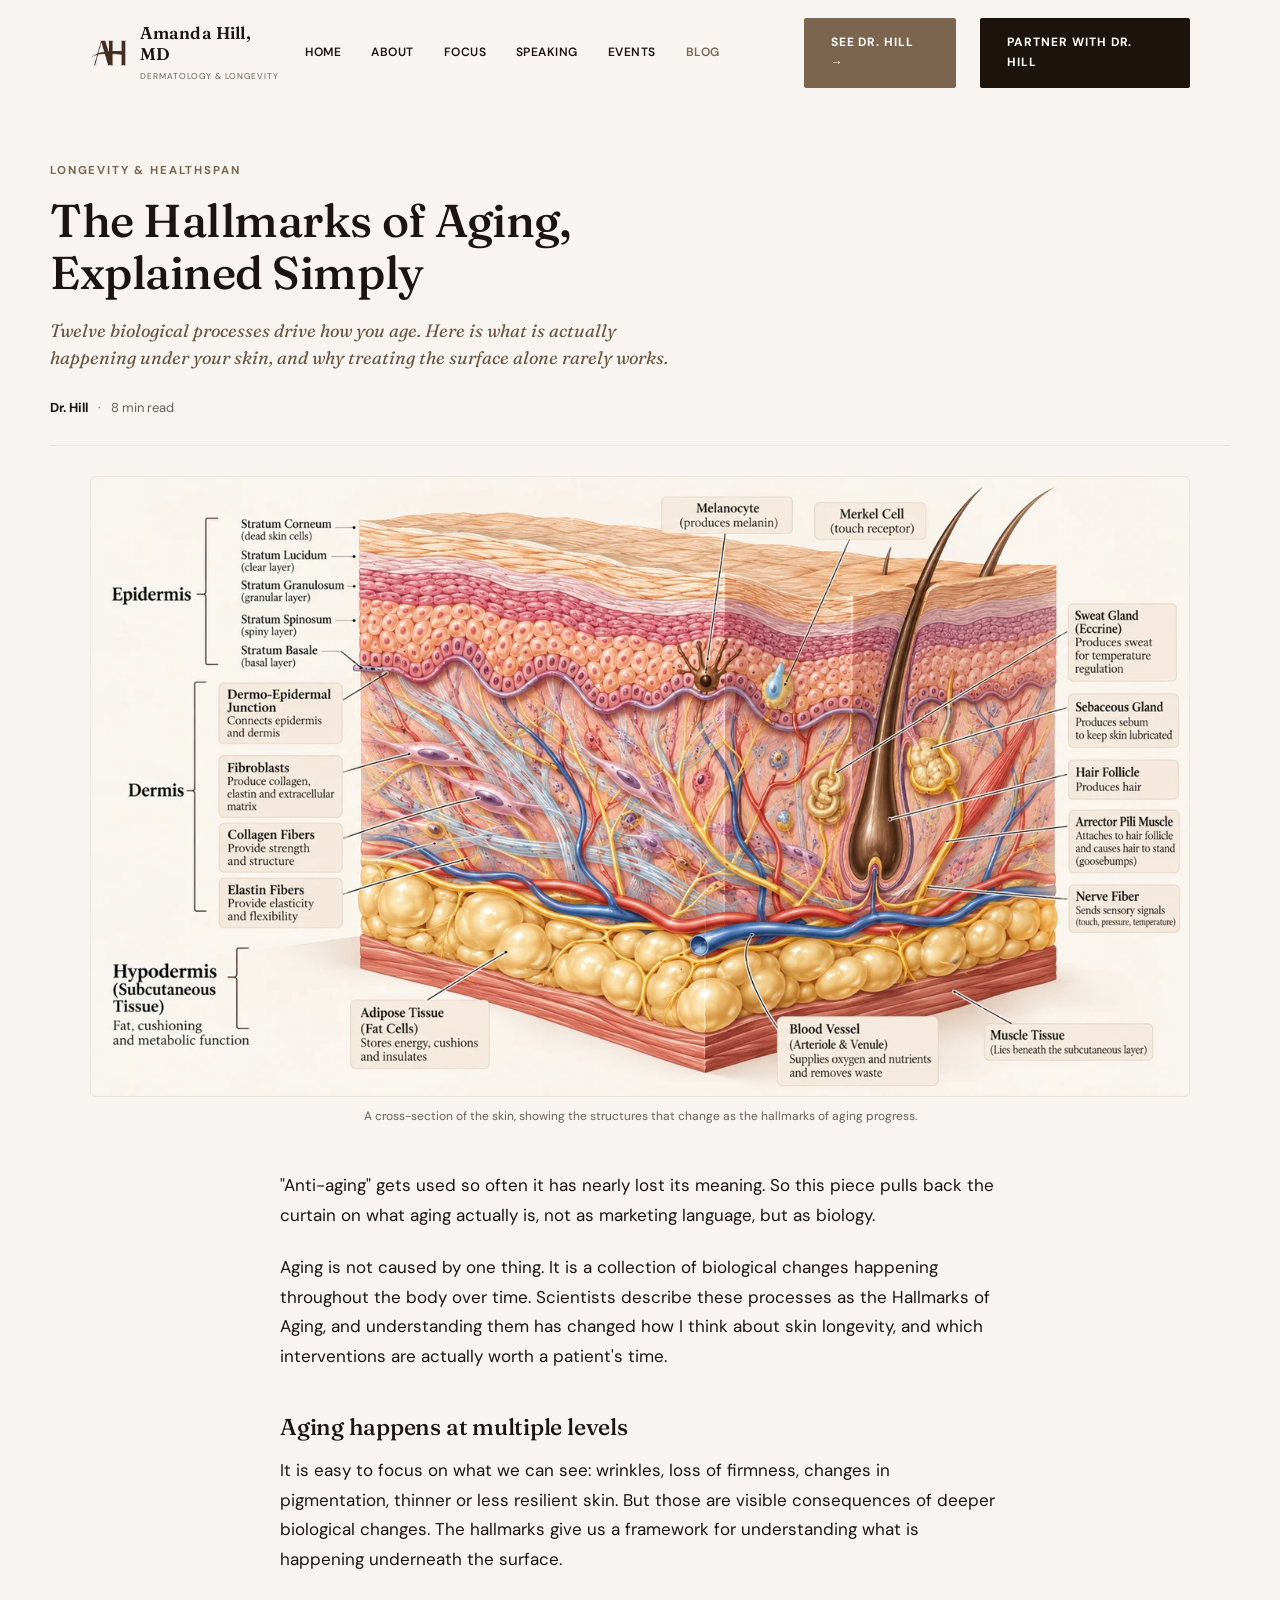
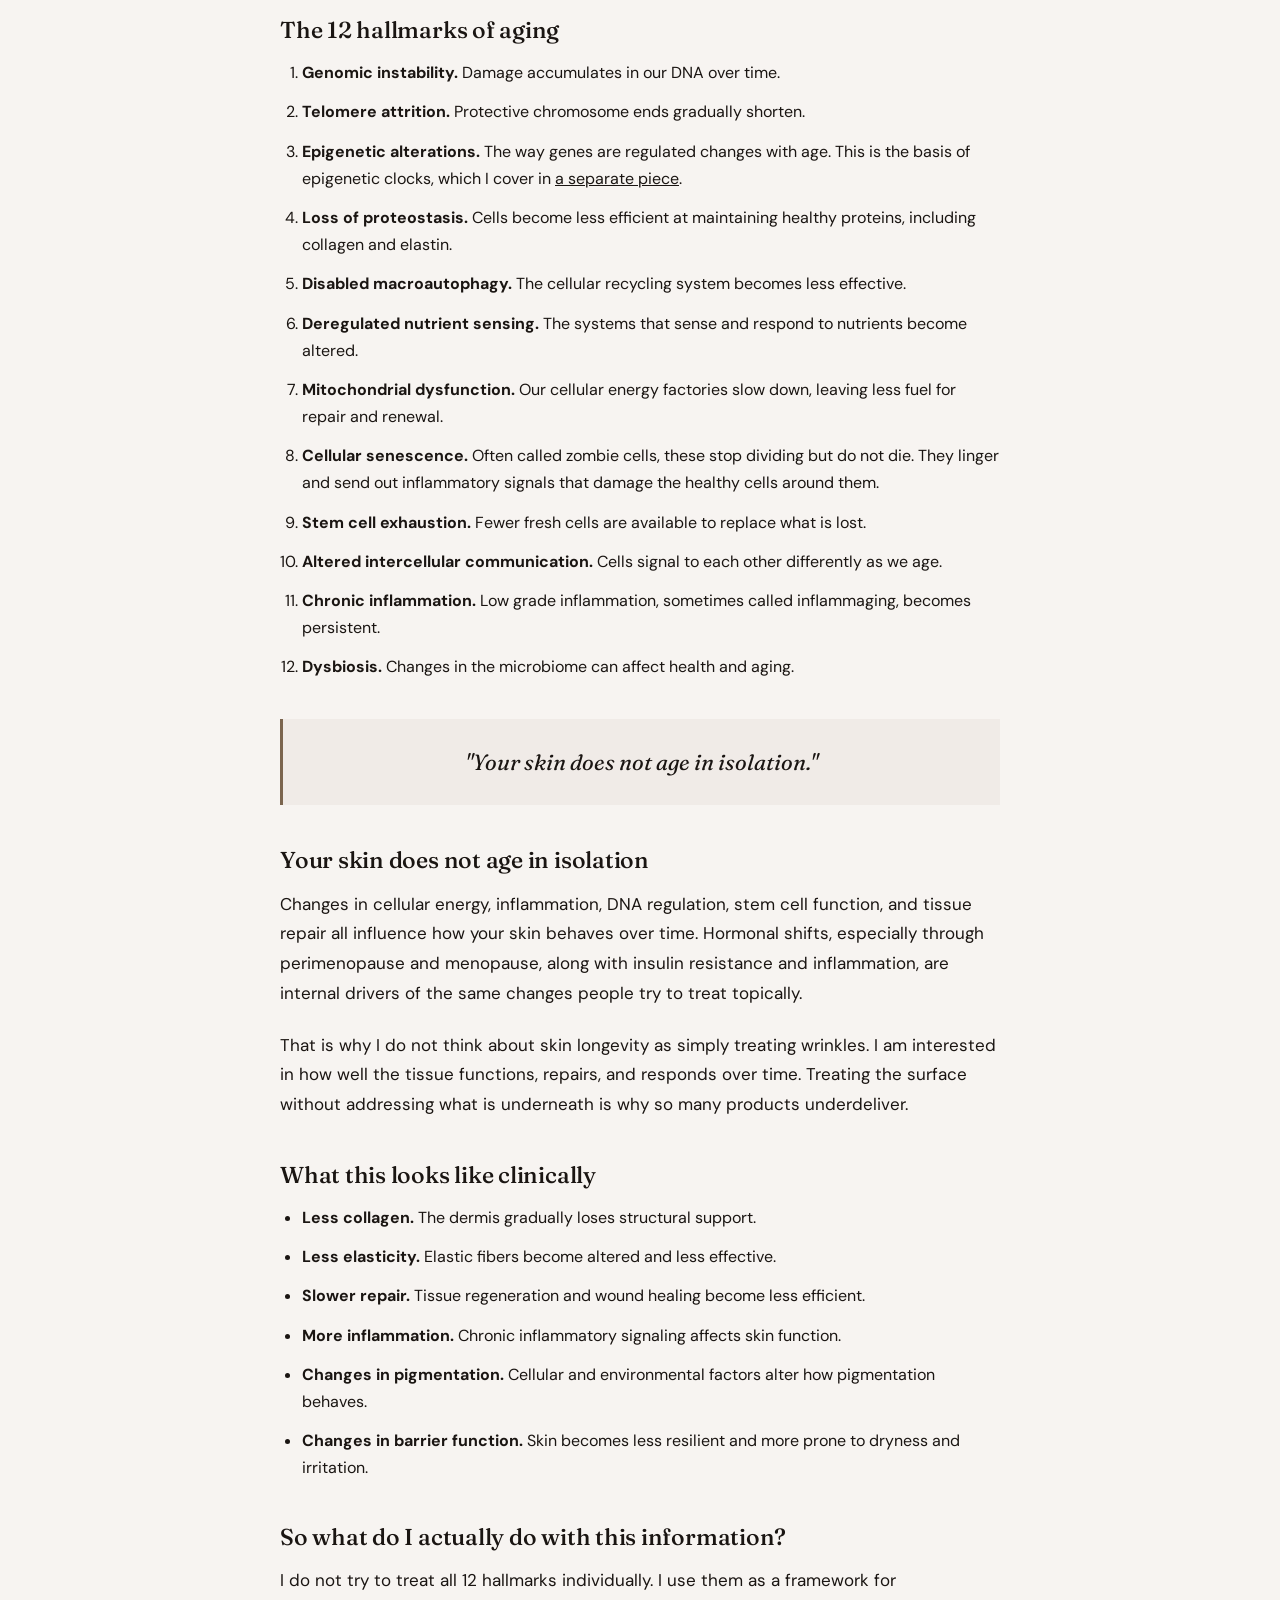
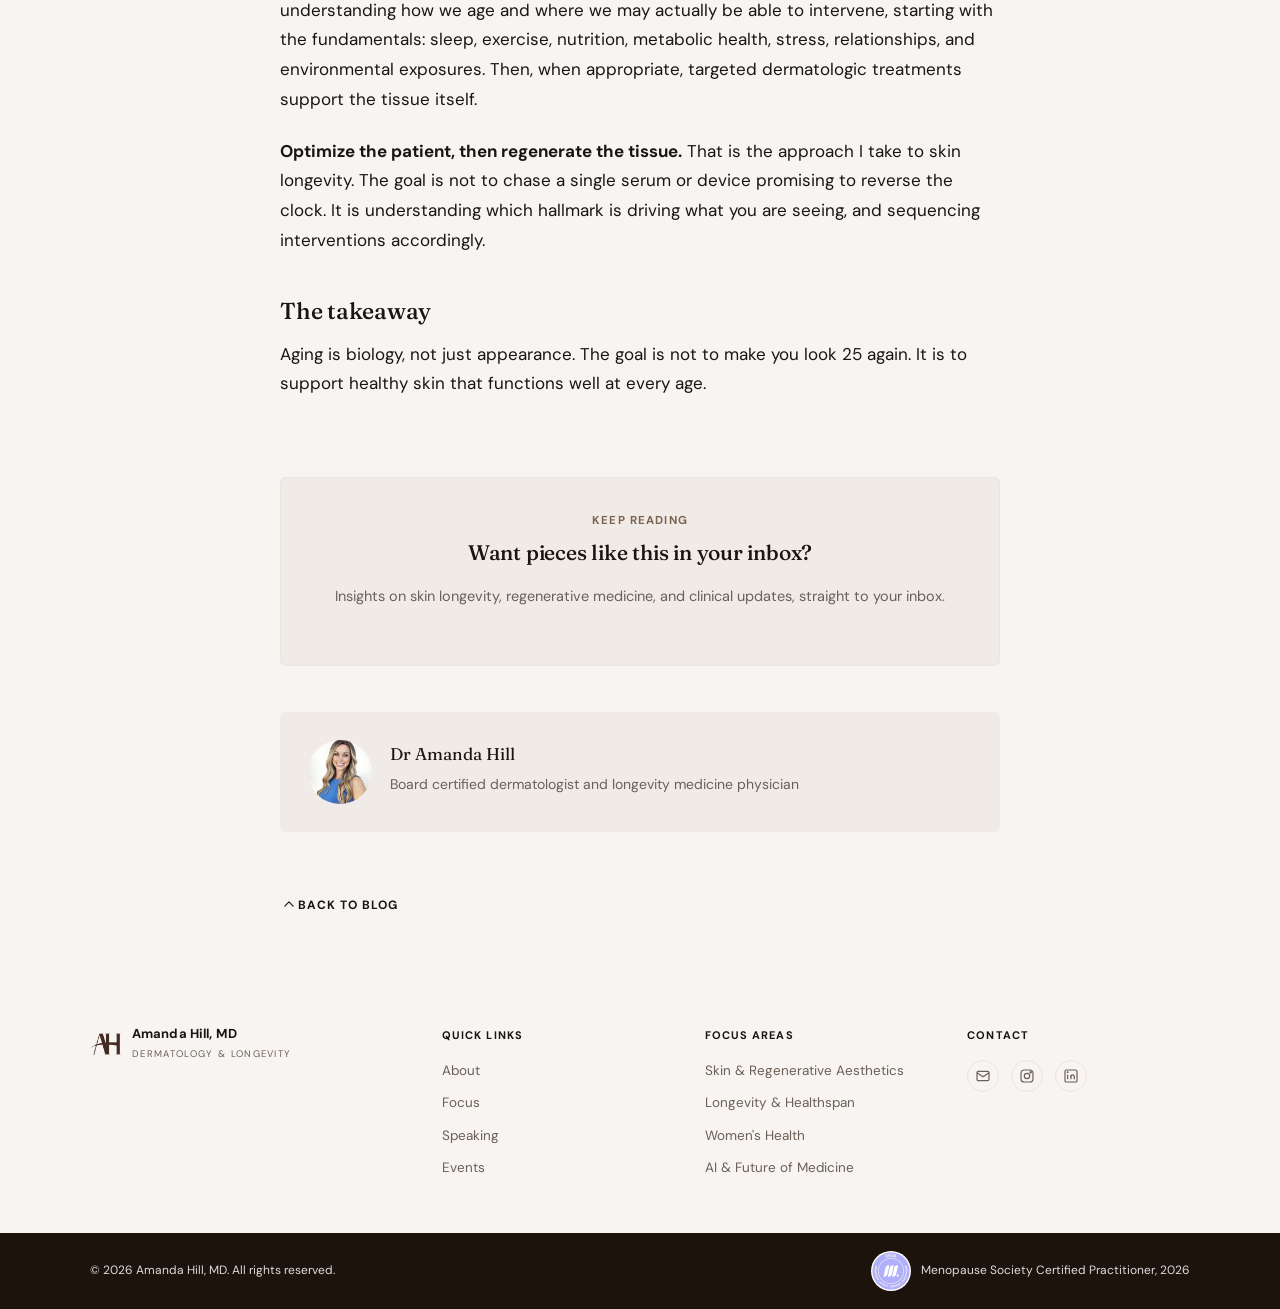
<file: blog-hallmarks-of-aging/index.html>
<!DOCTYPE html>
<html lang="en">
<head>
<!-- Google tag (gtag.js) -->
<script async src="https://www.googletagmanager.com/gtag/js?id=G-D02RP4QHC7"></script>
<script>
  window.dataLayer = window.dataLayer || [];
  function gtag(){dataLayer.push(arguments);}
  gtag('js', new Date());

  gtag('config', 'G-D02RP4QHC7');
</script>
<meta charset="UTF-8">
<meta name="viewport" content="width=device-width, initial-scale=1.0">
<title>The Hallmarks of Aging, Explained Simply | Amanda Hill, MD</title>
<meta name="description" content="Twelve biological processes drive how you age. Dr. Hill breaks down what's actually happening under your skin, and why treating the surface alone rarely works.">
<link rel="canonical" href="https://amandahillmd.com/blog-hallmarks-of-aging/">
<meta property="og:type" content="article">
<meta property="og:title" content="The Hallmarks of Aging, Explained Simply | Amanda Hill, MD">
<meta property="og:description" content="Twelve biological processes drive how you age. Dr. Hill breaks down what's actually happening under your skin, and why treating the surface alone rarely works.">
<meta property="og:url" content="https://amandahillmd.com/blog-hallmarks-of-aging/">
<meta property="og:image" content="https://amandahillmd.com/images/blog-hallmarks-hero.webp">
<meta property="og:site_name" content="Amanda Hill, MD">
<meta name="twitter:card" content="summary_large_image">
<link rel="icon" type="image/png" href="/images/favicon.png">
<link rel="stylesheet" href="/css/style.css">
<script type="application/ld+json">
{
  "@context": "https://schema.org",
  "@type": "BlogPosting",
  "headline": "The Hallmarks of Aging, Explained Simply",
  "description": "Twelve biological processes drive how you age. Dr. Hill breaks down what's actually happening under your skin, and why treating the surface alone rarely works.",
  "image": "https://amandahillmd.com/images/blog-hallmarks-hero.webp",
  "author": {
    "@type": "Person",
    "name": "Dr. Amanda Hill",
    "url": "https://amandahillmd.com/about/"
  },
  "publisher": {
    "@type": "Organization",
    "name": "Amanda Hill, MD",
    "logo": {
      "@type": "ImageObject",
      "url": "https://amandahillmd.com/images/logo-mark.webp"
    }
  },
  "datePublished": "2026-10-12",
  "dateModified": "2026-10-12",
  "mainEntityOfPage": {
    "@type": "WebPage",
    "@id": "https://amandahillmd.com/blog-hallmarks-of-aging/"
  }
}
</script>
</head>
<body>

<nav>
  <div class="wrap">
    <a href="/" class="logo">
      <img class="logo-mark" src="/images/logo-mark.webp" alt="Amanda Hill, MD monogram">
      <span class="logo-text">
        <span class="name" style="display:block;">Amanda Hill, MD</span>
        <span class="sub">Dermatology &amp; Longevity</span>
      </span>
    </a>
    <ul class="nav-links">
      <li><a href="/">Home</a></li>
      <li><a href="/about/">About</a></li>
      <li><a href="/#focus">Focus</a></li>
      <li><a href="/speaking/">Speaking</a></li>
      <li><a href="/events/">Events</a></li>
      <li><a href="/blog/" class="active">Blog</a></li>
      <li><a href="/book/" class="nav-cta-mobile">See Dr. Hill as a Patient</a></li>
      <li><a href="mailto:dr.hill@amandahillmd.com?subject=Speaking%2C%20Consulting%20%26%20Partnership%20Inquiry" class="nav-cta-mobile">Partner With Dr. Hill</a></li>
    </ul>
    <a href="/book/" class="btn btn-mocha-soft">See Dr. Hill &rarr;</a>
    <a href="mailto:dr.hill@amandahillmd.com?subject=Speaking%2C%20Consulting%20%26%20Partnership%20Inquiry" class="btn btn-mocha">Partner With Dr. Hill</a>
    <button type="button" id="nav-toggle" class="nav-toggle" aria-label="Toggle menu" aria-expanded="false">
      <span></span><span></span><span></span>
    </button>
  </div>
</nav>

<div class="wrap article-meta">
  <div class="eyebrow">Longevity &amp; Healthspan</div>
  <h1>The Hallmarks of Aging, Explained Simply</h1>
  <p class="article-dek">Twelve biological processes drive how you age. Here is what is actually happening under your skin, and why treating the surface alone rarely works.</p>
  <div class="article-byline"><b>Dr. Hill</b><span class="dot">&middot;</span><span>8 min read</span></div>
</div>

<div class="wrap">
  <div class="article-hero">
    <img src="/images/blog-hallmarks-hero.webp" alt="A cross-section of the skin, showing the structures that change as the hallmarks of aging progress">
    <p class="article-hero-cap">A cross-section of the skin, showing the structures that change as the hallmarks of aging progress.</p>
  </div>

  <article class="article-body">
    <p>"Anti-aging" gets used so often it has nearly lost its meaning. So this piece pulls back the curtain on what aging actually is, not as marketing language, but as biology.</p>

    <p>Aging is not caused by one thing. It is a collection of biological changes happening throughout the body over time. Scientists describe these processes as the Hallmarks of Aging, and understanding them has changed how I think about skin longevity, and which interventions are actually worth a patient's time.</p>

    <h2>Aging happens at multiple levels</h2>
    <p>It is easy to focus on what we can see: wrinkles, loss of firmness, changes in pigmentation, thinner or less resilient skin. But those are visible consequences of deeper biological changes. The hallmarks give us a framework for understanding what is happening underneath the surface.</p>

    <h2>The 12 hallmarks of aging</h2>
    <ol>
      <li><b>Genomic instability.</b> Damage accumulates in our DNA over time.</li>
      <li><b>Telomere attrition.</b> Protective chromosome ends gradually shorten.</li>
      <li><b>Epigenetic alterations.</b> The way genes are regulated changes with age. This is the basis of epigenetic clocks, which I cover in <a href="/blog-epigenetic-clocks/">a separate piece</a>.</li>
      <li><b>Loss of proteostasis.</b> Cells become less efficient at maintaining healthy proteins, including collagen and elastin.</li>
      <li><b>Disabled macroautophagy.</b> The cellular recycling system becomes less effective.</li>
      <li><b>Deregulated nutrient sensing.</b> The systems that sense and respond to nutrients become altered.</li>
      <li><b>Mitochondrial dysfunction.</b> Our cellular energy factories slow down, leaving less fuel for repair and renewal.</li>
      <li><b>Cellular senescence.</b> Often called zombie cells, these stop dividing but do not die. They linger and send out inflammatory signals that damage the healthy cells around them.</li>
      <li><b>Stem cell exhaustion.</b> Fewer fresh cells are available to replace what is lost.</li>
      <li><b>Altered intercellular communication.</b> Cells signal to each other differently as we age.</li>
      <li><b>Chronic inflammation.</b> Low grade inflammation, sometimes called inflammaging, becomes persistent.</li>
      <li><b>Dysbiosis.</b> Changes in the microbiome can affect health and aging.</li>
    </ol>

    <div class="article-pullquote"><p>"Your skin does not age in isolation."</p></div>

    <h2>Your skin does not age in isolation</h2>
    <p>Changes in cellular energy, inflammation, DNA regulation, stem cell function, and tissue repair all influence how your skin behaves over time. Hormonal shifts, especially through perimenopause and menopause, along with insulin resistance and inflammation, are internal drivers of the same changes people try to treat topically.</p>
    <p>That is why I do not think about skin longevity as simply treating wrinkles. I am interested in how well the tissue functions, repairs, and responds over time. Treating the surface without addressing what is underneath is why so many products underdeliver.</p>

    <h2>What this looks like clinically</h2>
    <ul>
      <li><b>Less collagen.</b> The dermis gradually loses structural support.</li>
      <li><b>Less elasticity.</b> Elastic fibers become altered and less effective.</li>
      <li><b>Slower repair.</b> Tissue regeneration and wound healing become less efficient.</li>
      <li><b>More inflammation.</b> Chronic inflammatory signaling affects skin function.</li>
      <li><b>Changes in pigmentation.</b> Cellular and environmental factors alter how pigmentation behaves.</li>
      <li><b>Changes in barrier function.</b> Skin becomes less resilient and more prone to dryness and irritation.</li>
    </ul>

    <h2>So what do I actually do with this information?</h2>
    <p>I do not try to treat all 12 hallmarks individually. I use them as a framework for understanding how we age and where we may actually be able to intervene, starting with the fundamentals: sleep, exercise, nutrition, metabolic health, stress, relationships, and environmental exposures. Then, when appropriate, targeted dermatologic treatments support the tissue itself.</p>
    <p><b>Optimize the patient, then regenerate the tissue.</b> That is the approach I take to skin longevity. The goal is not to chase a single serum or device promising to reverse the clock. It is understanding which hallmark is driving what you are seeing, and sequencing interventions accordingly.</p>

    <h2>The takeaway</h2>
    <p>Aging is biology, not just appearance. The goal is not to make you look 25 again. It is to support healthy skin that functions well at every age.</p>
  </article>

  <div class="article-cta" style="max-width:720px;margin-left:auto;margin-right:auto;">
    <div class="nl-copy">
      <div class="label">Keep Reading</div>
      <h3>Want pieces like this in your inbox?</h3>
      <p style="font-size:14.5px;color:var(--ink-soft);margin:0 0 22px;">Insights on skin longevity, regenerative medicine, and clinical updates, straight to your inbox.</p>
      <div id="nl-form-wrap">
        <script async data-uid="9adebcfc58" src="https://amanda-hill-md-2.kit.com/9adebcfc58/index.js"></script>
      </div>
    </div>
  </div>

  <div class="article-author" style="max-width:720px;margin-left:auto;margin-right:auto;">
    <img class="article-author-photo" src="/images/blog-author-amanda.webp" alt="Dr. Amanda Hill">
    <div>
      <p class="name">Dr Amanda Hill</p>
      <p>Board certified dermatologist and longevity medicine physician</p>
    </div>
  </div>

  <div class="article-back">
    <a href="/blog/" class="text-link-chevron" style="transform:rotate(180deg);display:inline-flex;"><svg viewBox="0 0 12 8" fill="none" xmlns="http://www.w3.org/2000/svg"><path d="M1 1.5L6 6.5L11 1.5" stroke="currentColor" stroke-width="1.4" stroke-linecap="round" stroke-linejoin="round"/></svg></a>
    <a href="/blog/" class="text-link-chevron" style="margin-left:-8px;">Back to Blog</a>
  </div>
</div>

<footer id="contact" style="margin-top:40px;">
  <div class="wrap">
    <div class="foot-grid">
      <div class="foot-col">
        <div class="foot-logo">
          <img class="logo-mark" style="height:22px;" src="/images/logo-mark.webp" alt="Amanda Hill, MD monogram">
          <span class="logo-text">
            <span class="name" style="display:block;">Amanda Hill, MD</span>
            <span class="sub">Dermatology &amp; Longevity</span>
          </span>
        </div>
      </div>
      <div class="foot-col">
        <h4>Quick Links</h4>
        <ul>
          <li><a href="/about/">About</a></li>
          <li><a href="/#focus">Focus</a></li>
          <li><a href="/speaking/">Speaking</a></li>
          <li><a href="/events/">Events</a></li>
        </ul>
      </div>
      <div class="foot-col">
        <h4>Focus Areas</h4>
        <ul>
          <li>Skin &amp; Regenerative Aesthetics</li>
          <li>Longevity &amp; Healthspan</li>
          <li>Women's Health</li>
          <li>AI &amp; Future of Medicine</li>
        </ul>
      </div>
      <div class="foot-col">
        <h4>Contact</h4>
        <div class="foot-social">
          <a href="mailto:dr.hill@amandahillmd.com" aria-label="Email">
            <svg width="16" height="16" viewBox="0 0 24 24" fill="none" stroke="currentColor" stroke-width="1.8"><rect x="3" y="5" width="18" height="14" rx="2"/><path d="M3 7l9 6 9-6"/></svg>
          </a>
          <a href="https://instagram.com/amandahilldermdoc" target="_blank" rel="noopener" aria-label="Instagram">
            <svg width="16" height="16" viewBox="0 0 24 24" fill="none" stroke="currentColor" stroke-width="1.8"><rect x="3" y="3" width="18" height="18" rx="5"/><circle cx="12" cy="12" r="4"/><circle cx="17.5" cy="6.5" r="1"/></svg>
          </a>
          <a href="https://www.linkedin.com/in/amanda-hill-dermdoc/" target="_blank" rel="noopener" aria-label="LinkedIn">
            <svg width="16" height="16" viewBox="0 0 24 24" fill="none" stroke="currentColor" stroke-width="1.8"><rect x="3" y="3" width="18" height="18" rx="2"/><line x1="7" y1="10" x2="7" y2="17"/><circle cx="7" cy="6.5" r="0.6" fill="currentColor"/><line x1="12" y1="10" x2="12" y2="17"/><path d="M12 13c0-2 2-3 3.5-2.3 1 .5 1.5 1.5 1.5 2.3v4"/></svg>
          </a>
        </div>
      </div>
    </div>
  </div>
  <div class="foot-bottom">
    <div class="wrap">
      <span>&copy; 2026 Amanda Hill, MD. All rights reserved.</span>
      <div class="foot-badge">
        <img src="/images/menopause-society-badge-2026.webp" width="40" height="40" alt="The Menopause Society Certified Practitioner, 2026 badge">
        <span>Menopause Society Certified Practitioner, 2026</span>
      </div>
    </div>
  </div>
</footer>

<script src="/js/nav.js"></script>
<script src="/js/reveal.js"></script>
</body>
</html>
</file>
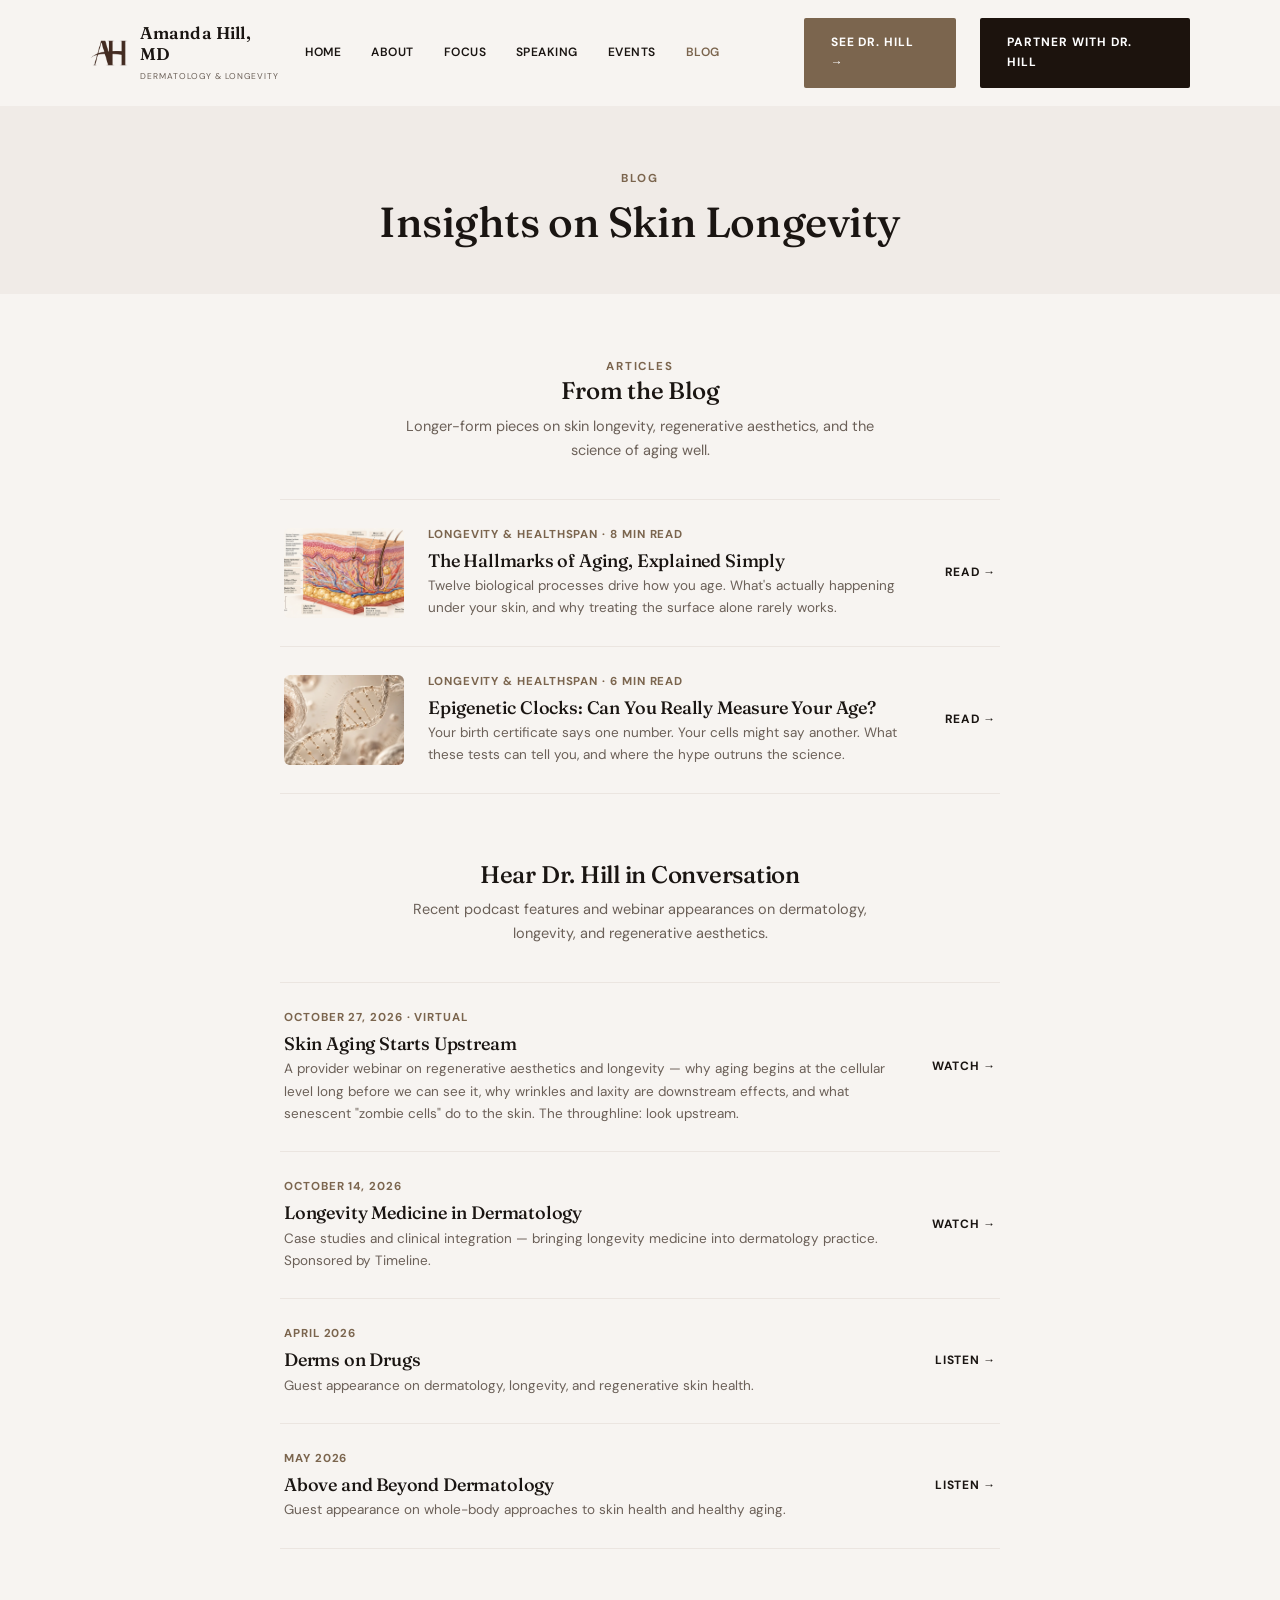
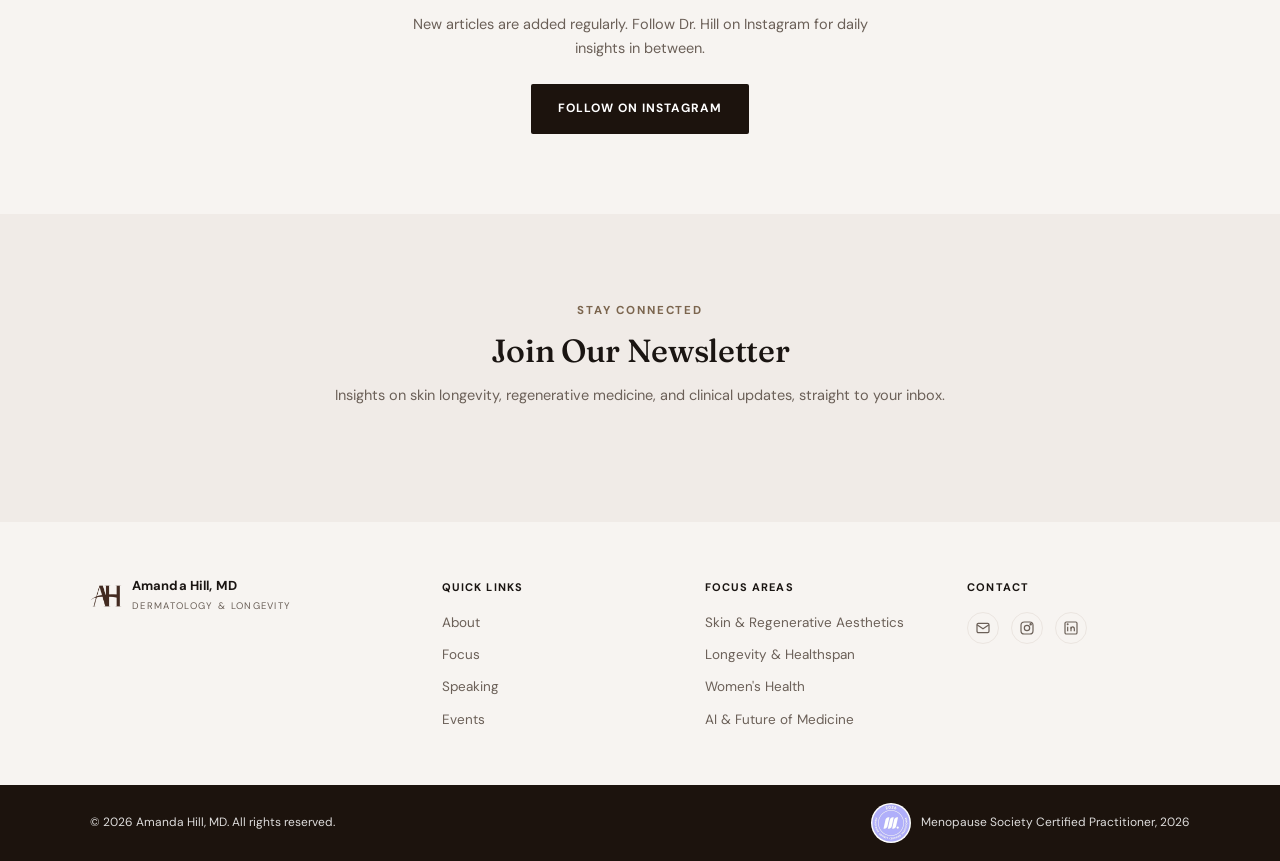
<file: blog/index.html>
<!DOCTYPE html>
<html lang="en">
<head>
<!-- Google tag (gtag.js) -->
<script async src="https://www.googletagmanager.com/gtag/js?id=G-D02RP4QHC7"></script>
<script>
  window.dataLayer = window.dataLayer || [];
  function gtag(){dataLayer.push(arguments);}
  gtag('js', new Date());

  gtag('config', 'G-D02RP4QHC7');
</script>
<meta charset="UTF-8">
<meta name="viewport" content="width=device-width, initial-scale=1.0">
<title>Blog | Dermatology, Skin Longevity &amp; Aging Science</title>
<meta name="description" content="Dr. Amanda Hill's insights on dermatology, skin longevity, regenerative medicine, and the science of healthy aging, for patients and curious minds alike.">
<link rel="canonical" href="https://amandahillmd.com/blog/">
<meta property="og:type" content="website">
<meta property="og:title" content="Blog | Dermatology, Skin Longevity & Aging Science">
<meta property="og:description" content="Insights on skin longevity, regenerative medicine, and whole-body health from Dr. Amanda Hill.">
<meta property="og:url" content="https://amandahillmd.com/blog/">
<meta property="og:image" content="https://amandahillmd.com/images/bio-photo.webp">
<meta property="og:site_name" content="Amanda Hill, MD">
<meta name="twitter:card" content="summary_large_image">
<link rel="icon" type="image/png" href="/images/favicon.png">
<link rel="stylesheet" href="/css/style.css">
</head>
<body>

<nav>
  <div class="wrap">
    <a href="/" class="logo">
      <img class="logo-mark" src="/images/logo-mark.webp" alt="Amanda Hill, MD monogram">
      <span class="logo-text">
        <span class="name" style="display:block;">Amanda Hill, MD</span>
        <span class="sub">Dermatology &amp; Longevity</span>
      </span>
    </a>
    <ul class="nav-links">
      <li><a href="/">Home</a></li>
      <li><a href="/about/">About</a></li>
      <li><a href="/#focus">Focus</a></li>
      <li><a href="/speaking/">Speaking</a></li>
      <li><a href="/events/">Events</a></li>
      <li><a href="/blog/" class="active">Blog</a></li>
      <li><a href="/book/" class="nav-cta-mobile">See Dr. Hill as a Patient</a></li>
      <li><a href="mailto:dr.hill@amandahillmd.com?subject=Speaking%2C%20Consulting%20%26%20Partnership%20Inquiry" class="nav-cta-mobile">Partner With Dr. Hill</a></li>
    </ul>
    <a href="/book/" class="btn btn-mocha-soft">See Dr. Hill &rarr;</a>
    <a href="mailto:dr.hill@amandahillmd.com?subject=Speaking%2C%20Consulting%20%26%20Partnership%20Inquiry" class="btn btn-mocha">Partner With Dr. Hill</a>
    <button type="button" id="nav-toggle" class="nav-toggle" aria-label="Toggle menu" aria-expanded="false">
      <span></span><span></span><span></span>
    </button>
  </div>
</nav>

<div class="page-header">
  <div class="wrap">
    <div class="eyebrow">Blog</div>
    <h1>Insights on Skin Longevity</h1>
  </div>
</div>

<section style="padding:64px 0 24px;">
  <div class="wrap">
    <div class="eyebrow" style="text-align:center;">Articles</div>
    <h2 style="text-align:center;margin-bottom:10px;">From the Blog</h2>
    <p style="text-align:center;color:var(--ink-soft);font-size:14.5px;max-width:48ch;margin:0 auto 36px;">Longer-form pieces on skin longevity, regenerative aesthetics, and the science of aging well.</p>
    <div class="podcast-list">
      <a href="/blog-hallmarks-of-aging/" class="podcast-item article-item">
        <img class="article-item-thumb" src="/images/blog-hallmarks-hero.webp" alt="A cross-section of the skin, showing the structures that change as the hallmarks of aging progress">
        <div>
          <span class="podcast-date">Longevity &amp; Healthspan &middot; 8 min read</span>
          <h3>The Hallmarks of Aging, Explained Simply</h3>
          <p>Twelve biological processes drive how you age. What's actually happening under your skin, and why treating the surface alone rarely works.</p>
        </div>
        <span class="podcast-link">Read &rarr;</span>
      </a>
      <a href="/blog-epigenetic-clocks/" class="podcast-item article-item">
        <img class="article-item-thumb" src="/images/blog-epigenetic-clocks-hero.webp" alt="A DNA double helix with small methylation markers along the strand">
        <div>
          <span class="podcast-date">Longevity &amp; Healthspan &middot; 6 min read</span>
          <h3>Epigenetic Clocks: Can You Really Measure Your Age?</h3>
          <p>Your birth certificate says one number. Your cells might say another. What these tests can tell you, and where the hype outruns the science.</p>
        </div>
        <span class="podcast-link">Read &rarr;</span>
      </a>
    </div>
  </div>
</section>

<section style="padding:24px 0 24px;">
  <div class="wrap">
    <div class="eyebrow" style="text-align:center;">Podcasts &amp; Webinars</div>
    <h2 style="text-align:center;margin-bottom:10px;">Hear Dr. Hill in Conversation</h2>
    <p style="text-align:center;color:var(--ink-soft);font-size:14.5px;max-width:48ch;margin:0 auto 36px;">Recent podcast features and webinar appearances on dermatology, longevity, and regenerative aesthetics.</p>

    <div class="podcast-list">
      <details class="podcast-item-details">
        <summary class="podcast-item-summary">
          <div>
            <span class="podcast-date">October 27, 2026 &middot; Virtual</span>
            <h3>Skin Aging Starts Upstream</h3>
            <p>A provider webinar on regenerative aesthetics and longevity &mdash; why aging begins at the cellular level long before we can see it, why wrinkles and laxity are downstream effects, and what senescent "zombie cells" do to the skin. The throughline: look upstream.</p>
          </div>
          <span class="podcast-link">Watch &rarr;</span>
        </summary>
        <div class="podcast-expand">
          <div class="video-wrap">
            <video controls preload="metadata" poster="/images/longevity-webinar-poster.webp">
              <source src="/videos/amanda-hill-longevity-webinar.mp4" type="video/mp4">
            </video>
          </div>
        </div>
      </details>
      <details class="podcast-item-details">
        <summary class="podcast-item-summary">
          <div>
            <span class="podcast-date">October 14, 2026</span>
            <h3>Longevity Medicine in Dermatology</h3>
            <p>Case studies and clinical integration — bringing longevity medicine into dermatology practice. Sponsored by Timeline.</p>
          </div>
          <span class="podcast-link">Watch &rarr;</span>
        </summary>
        <div class="podcast-expand">
          <div class="video-wrap">
            <video controls preload="metadata" poster="/images/webinar-timeline-poster.webp">
              <source src="/videos/amanda-hill-webinar-preview.mp4" type="video/mp4">
            </video>
          </div>
          <div class="webinar-cta-wrap">
            <a href="https://youtu.be/dX_-s4R-hoM" target="_blank" rel="noopener" class="btn btn-mocha">Watch the Full Episode &rarr;</a>
          </div>
        </div>
      </details>
      <details class="podcast-item-details">
        <summary class="podcast-item-summary">
          <div>
            <span class="podcast-date">April 2026</span>
            <h3>Derms on Drugs</h3>
            <p>Guest appearance on dermatology, longevity, and regenerative skin health.</p>
          </div>
          <span class="podcast-link">Listen &rarr;</span>
        </summary>
        <div class="podcast-expand">
          <div class="podcast-embed-wrap">
            <iframe src="https://creators.spotify.com/pod/profile/keith-robertson2/embed/episodes/Regenerative-Derm-Baloney-or-Breakthrough-e3icun5/a-ack3smg" height="102" style="width:100%;" frameborder="0" scrolling="no" loading="lazy"></iframe>
          </div>
          <div class="webinar-cta-wrap">
            <a href="https://creators.spotify.com/pod/profile/keith-robertson2/episodes/Regenerative-Derm-Baloney-or-Breakthrough-e3icun5/a-ack3smg" target="_blank" rel="noopener" class="btn btn-mocha">Listen on Spotify &rarr;</a>
            <p class="webinar-note"><a href="https://podcasts.apple.com/us/podcast/derms-on-drugs/id1793832955?i=1000763415536" target="_blank" rel="noopener">Also available on Apple Podcasts &rarr;</a></p>
          </div>
        </div>
      </details>
      <details class="podcast-item-details">
        <summary class="podcast-item-summary">
          <div>
            <span class="podcast-date">May 2026</span>
            <h3>Above and Beyond Dermatology</h3>
            <p>Guest appearance on whole-body approaches to skin health and healthy aging.</p>
          </div>
          <span class="podcast-link">Listen &rarr;</span>
        </summary>
        <div class="podcast-expand">
          <div class="podcast-embed-wrap podcast-embed-apple">
            <iframe allow="autoplay *; encrypted-media *; fullscreen *; clipboard-write" frameborder="0" height="160" style="width:100%;max-width:640px;overflow:hidden;border-radius:12px;" sandbox="allow-forms allow-popups allow-same-origin allow-scripts allow-storage-access-by-user-activation allow-top-navigation-by-user-activation" src="https://embed.podcasts.apple.com/us/podcast/from-flight-surgeon-to-longevity-and-regenerative-aesthetics/id1723427074?i=1000766054159" loading="lazy"></iframe>
          </div>
        </div>
      </details>
    </div>
  </div>
</section>

<section style="padding:40px 0 80px;text-align:center;">
  <div class="wrap">
    <p style="color:var(--ink-soft);font-size:14.5px;max-width:50ch;margin:0 auto;">New articles are added regularly. Follow Dr. Hill on Instagram for daily insights in between.</p>
    <a href="https://instagram.com/amandahilldermdoc" target="_blank" rel="noopener" class="btn btn-mocha" style="margin-top:24px;">Follow on Instagram</a>
  </div>
</section>

<section class="newsletter" id="newsletter">
  <div class="nl-wrap">
    <div class="nl-copy">
      <div class="eyebrow">Stay Connected</div>
      <h2>Join Our Newsletter</h2>
      <p>Insights on skin longevity, regenerative medicine, and clinical updates, straight to your inbox.</p>
      <div id="nl-form-wrap">
        <script async data-uid="9adebcfc58" src="https://amanda-hill-md-2.kit.com/9adebcfc58/index.js"></script>
      </div>
    </div>
  </div>
</section>

<footer id="contact">
  <div class="wrap">
    <div class="foot-grid">
      <div class="foot-col">
        <div class="foot-logo">
          <img class="logo-mark" style="height:22px;" src="/images/logo-mark.webp" alt="Amanda Hill, MD monogram">
          <span class="logo-text">
            <span class="name" style="display:block;">Amanda Hill, MD</span>
            <span class="sub">Dermatology &amp; Longevity</span>
          </span>
        </div>
      </div>
      <div class="foot-col">
        <h4>Quick Links</h4>
        <ul>
          <li><a href="/about/">About</a></li>
          <li><a href="/#focus">Focus</a></li>
          <li><a href="/speaking/">Speaking</a></li>
          <li><a href="/events/">Events</a></li>
        </ul>
      </div>
      <div class="foot-col">
        <h4>Focus Areas</h4>
        <ul>
          <li>Skin &amp; Regenerative Aesthetics</li>
          <li>Longevity &amp; Healthspan</li>
          <li>Women's Health</li>
          <li>AI &amp; Future of Medicine</li>
        </ul>
      </div>
      <div class="foot-col">
        <h4>Contact</h4>
        <div class="foot-social">
          <a href="mailto:dr.hill@amandahillmd.com" aria-label="Email">
            <svg width="16" height="16" viewBox="0 0 24 24" fill="none" stroke="currentColor" stroke-width="1.8"><rect x="3" y="5" width="18" height="14" rx="2"/><path d="M3 7l9 6 9-6"/></svg>
          </a>
          <a href="https://instagram.com/amandahilldermdoc" target="_blank" rel="noopener" aria-label="Instagram">
            <svg width="16" height="16" viewBox="0 0 24 24" fill="none" stroke="currentColor" stroke-width="1.8"><rect x="3" y="3" width="18" height="18" rx="5"/><circle cx="12" cy="12" r="4"/><circle cx="17.5" cy="6.5" r="1"/></svg>
          </a>
          <a href="https://www.linkedin.com/in/amanda-hill-dermdoc/" target="_blank" rel="noopener" aria-label="LinkedIn">
            <svg width="16" height="16" viewBox="0 0 24 24" fill="none" stroke="currentColor" stroke-width="1.8"><rect x="3" y="3" width="18" height="18" rx="2"/><line x1="7" y1="10" x2="7" y2="17"/><circle cx="7" cy="6.5" r="0.6" fill="currentColor"/><line x1="12" y1="10" x2="12" y2="17"/><path d="M12 13c0-2 2-3 3.5-2.3 1 .5 1.5 1.5 1.5 2.3v4"/></svg>
          </a>
        </div>
      </div>
    </div>
  </div>
  <div class="foot-bottom">
    <div class="wrap">
      <span>&copy; 2026 Amanda Hill, MD. All rights reserved.</span>
      <div class="foot-badge">
        <img src="/images/menopause-society-badge-2026.webp" width="40" height="40" alt="The Menopause Society Certified Practitioner, 2026 badge">
        <span>Menopause Society Certified Practitioner, 2026</span>
      </div>
    </div>
  </div>
</footer>

<script src="/js/nav.js"></script>
<script src="/js/reveal.js"></script>
</body>
</html>
</file>
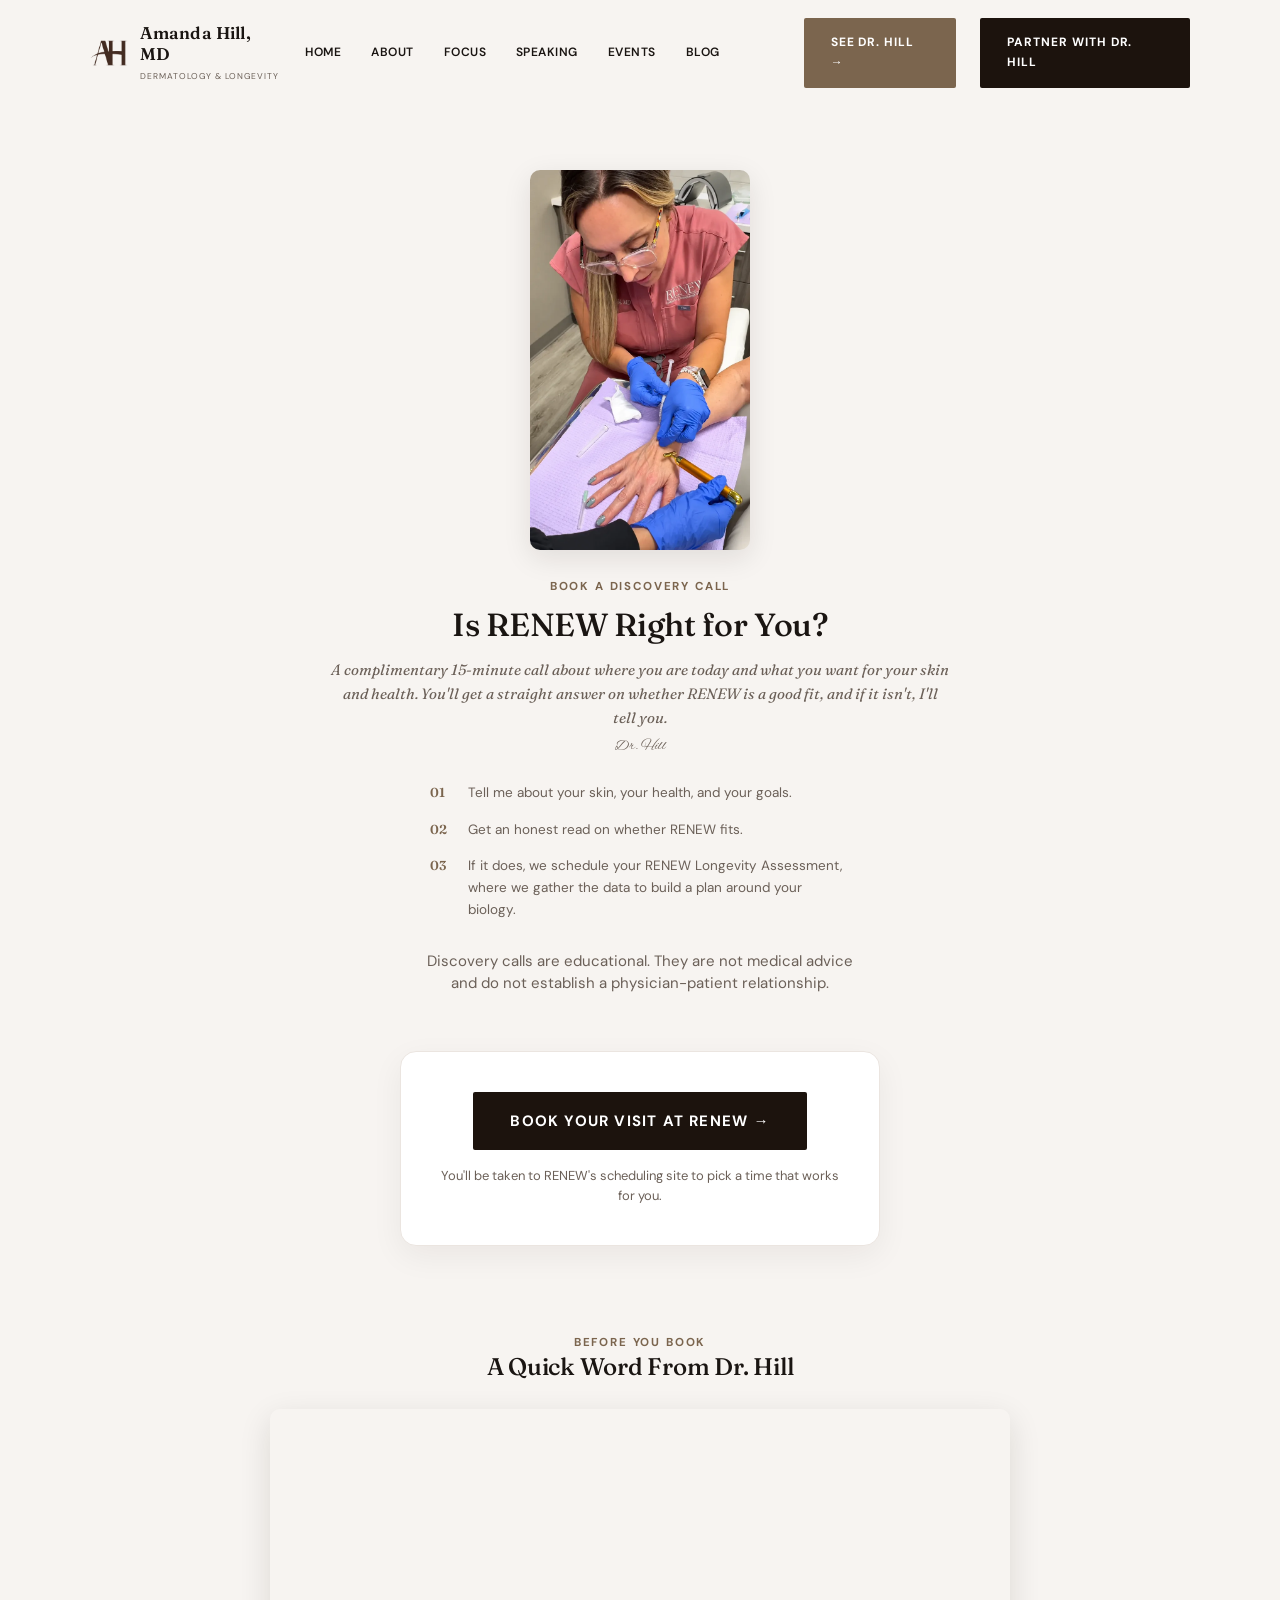
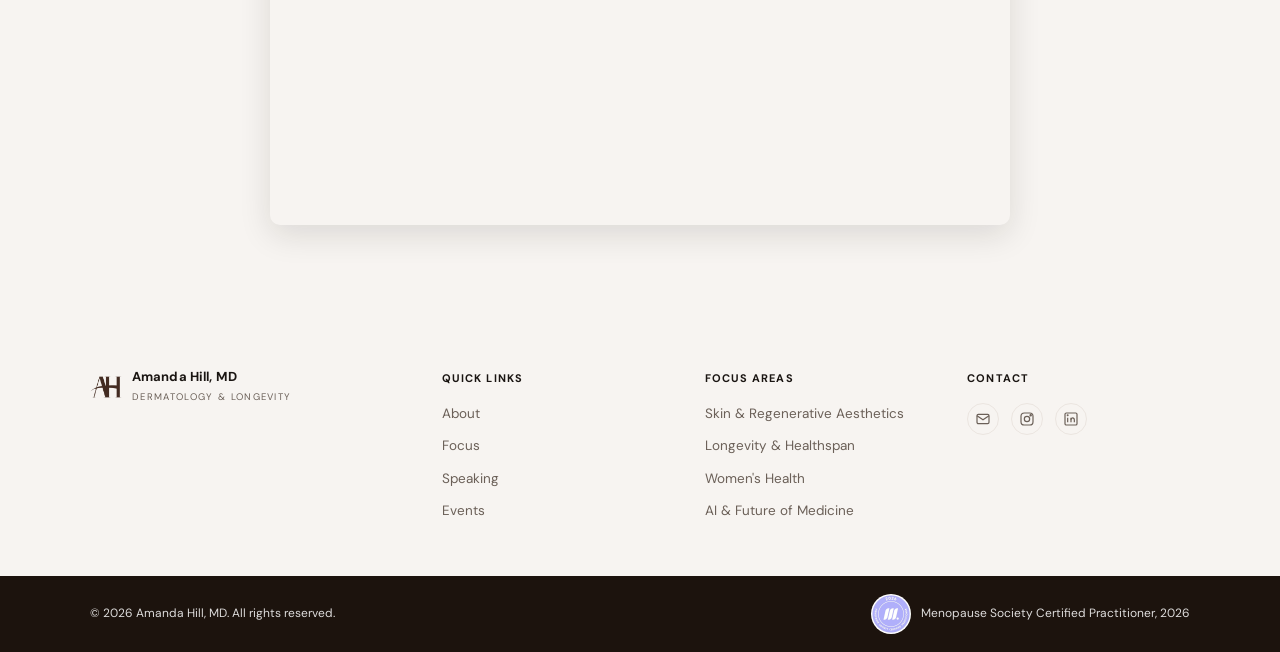
<file: book/index.html>
<!DOCTYPE html>
<html lang="en">
<head>
<!-- Google tag (gtag.js) -->
<script async src="https://www.googletagmanager.com/gtag/js?id=G-D02RP4QHC7"></script>
<script>
  window.dataLayer = window.dataLayer || [];
  function gtag(){dataLayer.push(arguments);}
  gtag('js', new Date());

  gtag('config', 'G-D02RP4QHC7');
</script>
<meta charset="UTF-8">
<meta name="viewport" content="width=device-width, initial-scale=1.0">
<title>Book a Discovery Call | Amanda Hill, MD</title>
<meta name="description" content="Book a complimentary Discovery Call with Dr. Amanda Hill to see if RENEW: Longevity and Regenerative Aesthetics is the right fit for your skin and health.">
<link rel="canonical" href="https://amandahillmd.com/book/">
<meta property="og:type" content="website">
<meta property="og:title" content="Book a Discovery Call | Amanda Hill, MD">
<meta property="og:description" content="A short, no-pressure conversation about whether RENEW is the right fit for you.">
<meta property="og:url" content="https://amandahillmd.com/book/">
<meta property="og:image" content="https://amandahillmd.com/images/patient-photo.webp">
<meta property="og:site_name" content="Amanda Hill, MD">
<meta name="twitter:card" content="summary_large_image">
<link rel="icon" type="image/png" href="/images/favicon.png">
<link rel="stylesheet" href="/css/style.css">
</head>
<body>

<nav>
  <div class="wrap">
    <a href="/" class="logo">
      <img class="logo-mark" src="/images/logo-mark.webp" alt="Amanda Hill, MD monogram">
      <span class="logo-text">
        <span class="name" style="display:block;">Amanda Hill, MD</span>
        <span class="sub">Dermatology &amp; Longevity</span>
      </span>
    </a>
    <ul class="nav-links">
      <li><a href="/">Home</a></li>
      <li><a href="/about/">About</a></li>
      <li><a href="/#focus">Focus</a></li>
      <li><a href="/speaking/">Speaking</a></li>
      <li><a href="/events/">Events</a></li>
      <li><a href="/blog/">Blog</a></li>
      <li><a href="/book/" class="nav-cta-mobile">See Dr. Hill as a Patient</a></li>
      <li><a href="mailto:dr.hill@amandahillmd.com?subject=Speaking%2C%20Consulting%20%26%20Partnership%20Inquiry" class="nav-cta-mobile">Partner With Dr. Hill</a></li>
    </ul>
    <a href="/book/" class="btn btn-mocha-soft">See Dr. Hill &rarr;</a>
    <a href="mailto:dr.hill@amandahillmd.com?subject=Speaking%2C%20Consulting%20%26%20Partnership%20Inquiry" class="btn btn-mocha">Partner With Dr. Hill</a>
    <button type="button" id="nav-toggle" class="nav-toggle" aria-label="Toggle menu" aria-expanded="false">
      <span></span><span></span><span></span>
    </button>
  </div>
</nav>

<section class="booking" id="book" style="padding-top:64px;">
  <div class="wrap">
    <div class="booking-intro">
      <div class="booking-photo">
        <img src="/images/patient-photo.webp" alt="Dr. Amanda Hill performing a regenerative treatment on a patient at RENEW">
      </div>
      <div class="eyebrow">Book a Discovery Call</div>
      <h1>Is RENEW Right for You?</h1>
      <p class="amanda-note">A complimentary 15-minute call about where you are today and what you want for your skin and health. You'll get a straight answer on whether RENEW is a good fit, and if it isn't, I'll tell you.</p>
      <p class="amanda-signoff">Dr. Hill</p>
      <div class="expect-steps">
        <div class="expect-step"><span>01</span>Tell me about your skin, your health, and your goals.</div>
        <div class="expect-step"><span>02</span>Get an honest read on whether RENEW fits.</div>
        <div class="expect-step"><span>03</span>If it does, we schedule your RENEW Longevity Assessment, where we gather the data to build a plan around your biology.</div>
      </div>
      <p class="booking-disclaimer">Discovery calls are educational. They are not medical advice and do not establish a physician-patient relationship.</p>
    </div>

    <div class="booking-single">
      <a href="https://renew.spa43.com/" target="_blank" rel="noopener" class="btn btn-mocha btn-lg">Book Your Visit at RENEW &rarr;</a>
      <p class="booking-single-note">You'll be taken to RENEW's scheduling site to pick a time that works for you.</p>
    </div>
  </div>
</section>

<section style="padding:0 0 88px;">
  <div class="wrap" style="max-width:820px;">
    <div class="eyebrow" style="text-align:center;">Before You Book</div>
    <h2 style="text-align:center;margin-bottom:28px;">A Quick Word From Dr. Hill</h2>
    <div class="video-wrap">
      <iframe
        src="https://www.youtube-nocookie.com/embed/pdSQcD8hK60"
        title="A Quick Word From Dr. Hill"
        loading="lazy"
        allow="accelerometer; autoplay; clipboard-write; encrypted-media; gyroscope; picture-in-picture; web-share"
        allowfullscreen
      ></iframe>
    </div>
  </div>
</section>

<footer id="contact">
  <div class="wrap">
    <div class="foot-grid">
      <div class="foot-col">
        <div class="foot-logo">
          <img class="logo-mark" style="height:22px;" src="/images/logo-mark.webp" alt="Amanda Hill, MD monogram">
          <span class="logo-text">
            <span class="name" style="display:block;">Amanda Hill, MD</span>
            <span class="sub">Dermatology &amp; Longevity</span>
          </span>
        </div>
      </div>
      <div class="foot-col">
        <h4>Quick Links</h4>
        <ul>
          <li><a href="/about/">About</a></li>
          <li><a href="/#focus">Focus</a></li>
          <li><a href="/speaking/">Speaking</a></li>
          <li><a href="/events/">Events</a></li>
        </ul>
      </div>
      <div class="foot-col">
        <h4>Focus Areas</h4>
        <ul>
          <li>Skin &amp; Regenerative Aesthetics</li>
          <li>Longevity &amp; Healthspan</li>
          <li>Women's Health</li>
          <li>AI &amp; Future of Medicine</li>
        </ul>
      </div>
      <div class="foot-col">
        <h4>Contact</h4>
        <div class="foot-social">
          <a href="mailto:dr.hill@amandahillmd.com" aria-label="Email">
            <svg width="16" height="16" viewBox="0 0 24 24" fill="none" stroke="currentColor" stroke-width="1.8"><rect x="3" y="5" width="18" height="14" rx="2"/><path d="M3 7l9 6 9-6"/></svg>
          </a>
          <a href="https://instagram.com/amandahilldermdoc" target="_blank" rel="noopener" aria-label="Instagram">
            <svg width="16" height="16" viewBox="0 0 24 24" fill="none" stroke="currentColor" stroke-width="1.8"><rect x="3" y="3" width="18" height="18" rx="5"/><circle cx="12" cy="12" r="4"/><circle cx="17.5" cy="6.5" r="1"/></svg>
          </a>
          <a href="https://www.linkedin.com/in/amanda-hill-dermdoc/" target="_blank" rel="noopener" aria-label="LinkedIn">
            <svg width="16" height="16" viewBox="0 0 24 24" fill="none" stroke="currentColor" stroke-width="1.8"><rect x="3" y="3" width="18" height="18" rx="2"/><line x1="7" y1="10" x2="7" y2="17"/><circle cx="7" cy="6.5" r="0.6" fill="currentColor"/><line x1="12" y1="10" x2="12" y2="17"/><path d="M12 13c0-2 2-3 3.5-2.3 1 .5 1.5 1.5 1.5 2.3v4"/></svg>
          </a>
        </div>
      </div>
    </div>
  </div>
  <div class="foot-bottom">
    <div class="wrap">
      <span>&copy; 2026 Amanda Hill, MD. All rights reserved.</span>
      <div class="foot-badge">
        <img src="/images/menopause-society-badge-2026.webp" width="40" height="40" alt="The Menopause Society Certified Practitioner, 2026 badge">
        <span>Menopause Society Certified Practitioner, 2026</span>
      </div>
    </div>
  </div>
</footer>

<script src="/js/nav.js"></script>
<script src="/js/reveal.js"></script>
</body>
</html>
</file>
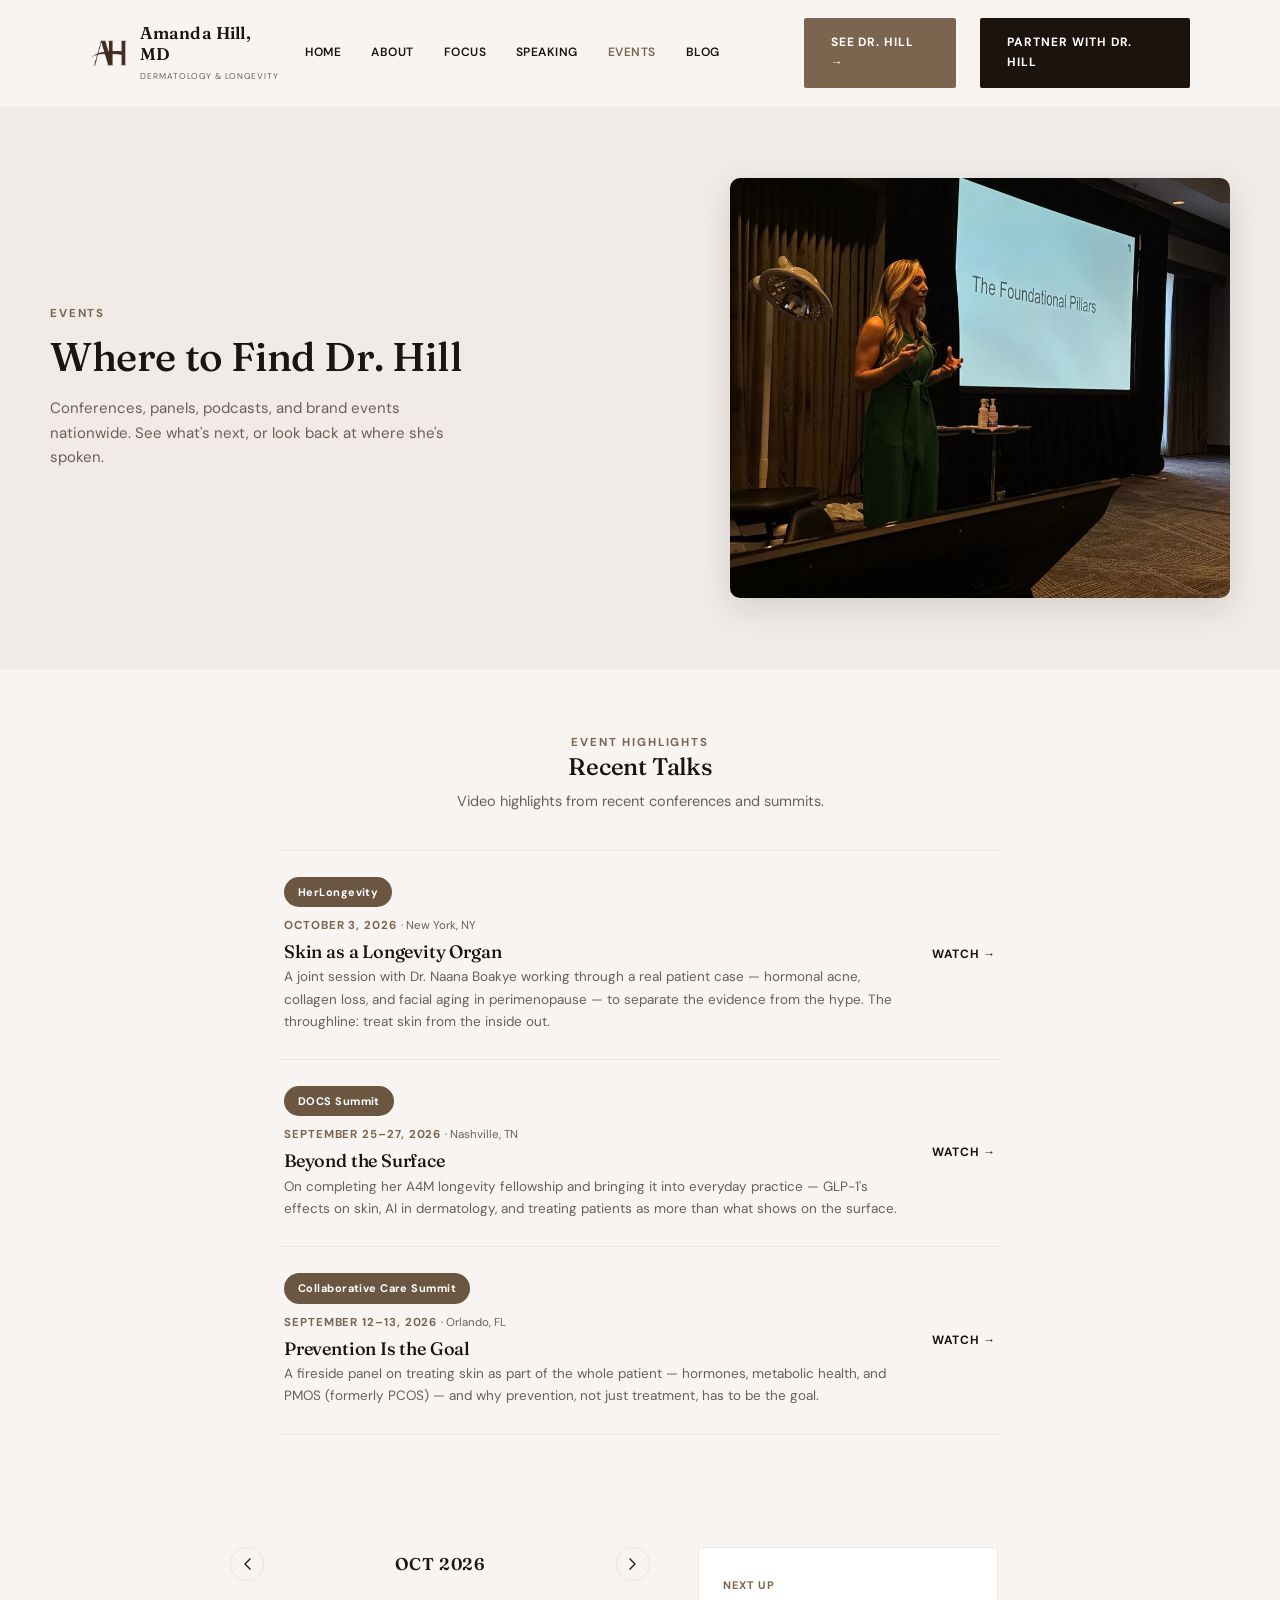
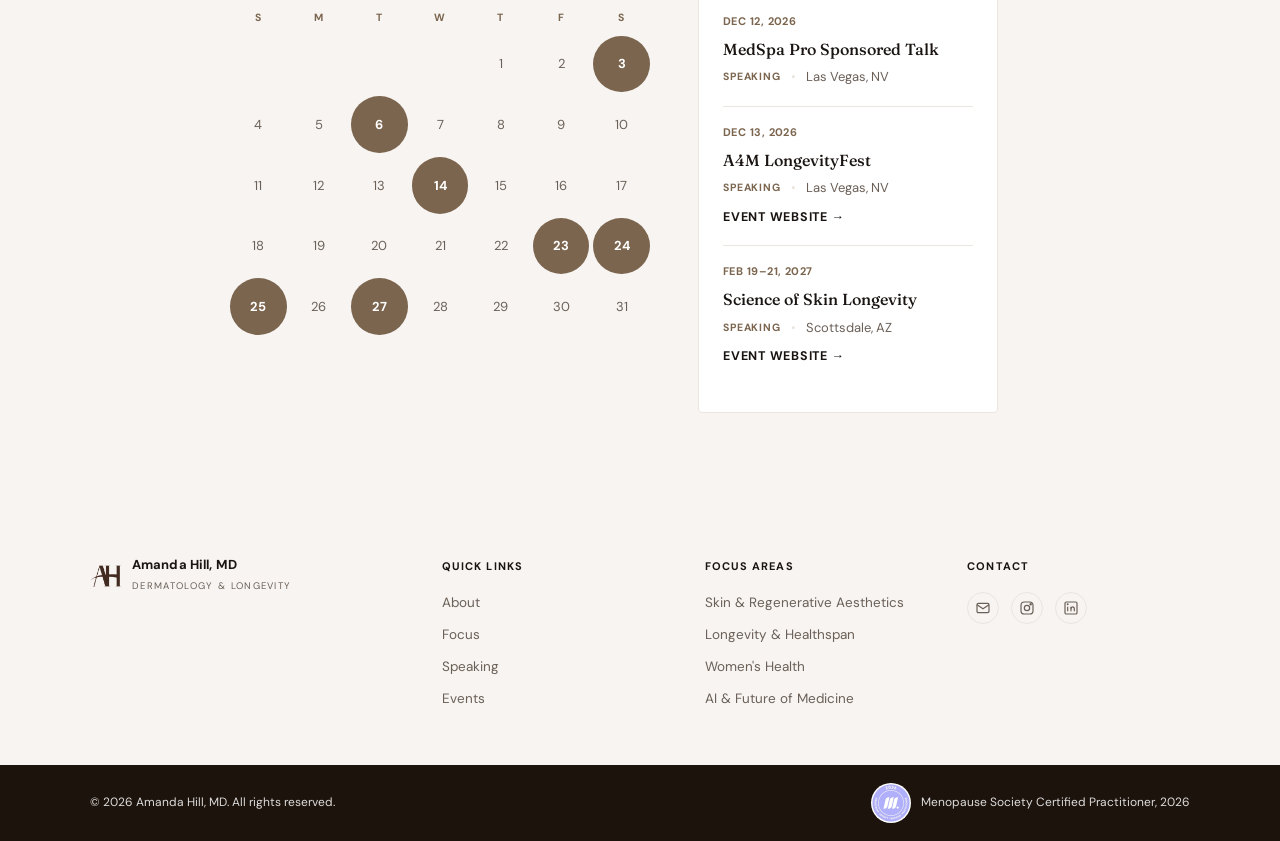
<file: events/index.html>
<!DOCTYPE html>
<html lang="en">
<head>
<!-- Google tag (gtag.js) -->
<script async src="https://www.googletagmanager.com/gtag/js?id=G-D02RP4QHC7"></script>
<script>
  window.dataLayer = window.dataLayer || [];
  function gtag(){dataLayer.push(arguments);}
  gtag('js', new Date());

  gtag('config', 'G-D02RP4QHC7');
</script>
<meta charset="UTF-8">
<meta name="viewport" content="width=device-width, initial-scale=1.0">
<title>Events | Dermatology &amp; Longevity Speaking Engagements</title>
<meta name="description" content="See where Dr. Amanda Hill is speaking next: conferences, podcasts, and webinars on dermatology, skin longevity, and regenerative aesthetics, nationwide.">
<link rel="canonical" href="https://amandahillmd.com/events/">
<meta property="og:type" content="website">
<meta property="og:title" content="Events | Dermatology & Longevity Speaking Engagements">
<meta property="og:description" content="Where to find Dr. Amanda Hill speaking, at conferences, podcasts, and brand events nationwide.">
<meta property="og:url" content="https://amandahillmd.com/events/">
<meta property="og:image" content="https://amandahillmd.com/images/events-hero.webp">
<meta property="og:site_name" content="Amanda Hill, MD">
<meta name="twitter:card" content="summary_large_image">
<link rel="icon" type="image/png" href="/images/favicon.png">
<link rel="stylesheet" href="/css/style.css">
</head>
<body>

<nav>
  <div class="wrap">
    <a href="/" class="logo">
      <img class="logo-mark" src="/images/logo-mark.webp" alt="Amanda Hill, MD monogram">
      <span class="logo-text">
        <span class="name" style="display:block;">Amanda Hill, MD</span>
        <span class="sub">Dermatology &amp; Longevity</span>
      </span>
    </a>
    <ul class="nav-links">
      <li><a href="/">Home</a></li>
      <li><a href="/about/">About</a></li>
      <li><a href="/#focus">Focus</a></li>
      <li><a href="/speaking/">Speaking</a></li>
      <li><a href="/events/" class="active">Events</a></li>
      <li><a href="/blog/">Blog</a></li>
      <li><a href="/book/" class="nav-cta-mobile">See Dr. Hill as a Patient</a></li>
      <li><a href="mailto:dr.hill@amandahillmd.com?subject=Speaking%2C%20Consulting%20%26%20Partnership%20Inquiry" class="nav-cta-mobile">Partner With Dr. Hill</a></li>
    </ul>
    <a href="/book/" class="btn btn-mocha-soft">See Dr. Hill &rarr;</a>
    <a href="mailto:dr.hill@amandahillmd.com?subject=Speaking%2C%20Consulting%20%26%20Partnership%20Inquiry" class="btn btn-mocha">Partner With Dr. Hill</a>
    <button type="button" id="nav-toggle" class="nav-toggle" aria-label="Toggle menu" aria-expanded="false">
      <span></span><span></span><span></span>
    </button>
  </div>
</nav>

<section class="page-header page-header-split">
  <div class="wrap page-header-split-grid">
    <div>
      <div class="eyebrow">Events</div>
      <h1>Where to Find Dr. Hill</h1>
      <p>Conferences, panels, podcasts, and brand events nationwide. See what's next, or look back at where she's spoken.</p>
    </div>
    <div class="page-header-photo">
      <img src="/images/events-hero.webp" alt="Dr. Amanda Hill speaking at a medical conference">
    </div>
  </div>
</section>

<section style="padding:64px 0 24px;">
  <div class="wrap">
    <div class="eyebrow" style="text-align:center;">Event Highlights</div>
    <h2 style="text-align:center;margin-bottom:10px;">Recent Talks</h2>
    <p style="text-align:center;color:var(--ink-soft);font-size:14.5px;max-width:48ch;margin:0 auto 36px;">Video highlights from recent conferences and summits.</p>
    <div class="podcast-list">
      <details class="podcast-item-details">
        <summary class="podcast-item-summary">
          <div class="event-highlight-head">
            <span class="event-org-badge">HerLongevity</span>
            <div>
              <span class="podcast-date">October 3, 2026 <span class="event-highlight-location">&middot; New York, NY</span></span>
              <h3>Skin as a Longevity Organ</h3>
              <p>A joint session with Dr. Naana Boakye working through a real patient case — hormonal acne, collagen loss, and facial aging in perimenopause — to separate the evidence from the hype. The throughline: treat skin from the inside out.</p>
            </div>
          </div>
          <span class="podcast-link">Watch &rarr;</span>
        </summary>
        <div class="podcast-expand">
          <div class="video-wrap">
            <video controls preload="metadata" poster="/images/herlongevity-summit-poster.webp">
              <source src="/videos/amanda-hill-summit-highlight.mp4" type="video/mp4">
            </video>
          </div>
        </div>
      </details>
      <details class="podcast-item-details">
        <summary class="podcast-item-summary">
          <div class="event-highlight-head">
            <span class="event-org-badge">DOCS Summit</span>
            <div>
              <span class="podcast-date">September 25&ndash;27, 2026 <span class="event-highlight-location">&middot; Nashville, TN</span></span>
              <h3>Beyond the Surface</h3>
              <p>On completing her A4M longevity fellowship and bringing it into everyday practice — GLP-1's effects on skin, AI in dermatology, and treating patients as more than what shows on the surface.</p>
            </div>
          </div>
          <span class="podcast-link">Watch &rarr;</span>
        </summary>
        <div class="podcast-expand">
          <div class="video-wrap">
            <video controls preload="metadata" poster="/images/docs-summit-poster.webp">
              <source src="/videos/amanda-hill-docs-summit.mp4" type="video/mp4">
            </video>
          </div>
        </div>
      </details>
      <details class="podcast-item-details">
        <summary class="podcast-item-summary">
          <div class="event-highlight-head">
            <span class="event-org-badge">Collaborative Care Summit</span>
            <div>
              <span class="podcast-date">September 12&ndash;13, 2026 <span class="event-highlight-location">&middot; Orlando, FL</span></span>
              <h3>Prevention Is the Goal</h3>
              <p>A fireside panel on treating skin as part of the whole patient — hormones, metabolic health, and PMOS (formerly PCOS) — and why prevention, not just treatment, has to be the goal.</p>
            </div>
          </div>
          <span class="podcast-link">Watch &rarr;</span>
        </summary>
        <div class="podcast-expand">
          <div class="video-wrap">
            <video controls preload="metadata" poster="/images/collaborative-care-summit-poster.webp">
              <source src="/videos/amanda-hill-collaborative-care-summit.mp4" type="video/mp4">
            </video>
          </div>
        </div>
      </details>
    </div>
  </div>
</section>

<section class="events" id="events">
  <div class="wrap">
    <div class="cal-wrap">
      <div class="cal-main">
        <div class="cal-month-nav">
          <button type="button" class="cal-arrow" id="cal-prev" aria-label="Previous month">
            <svg viewBox="0 0 8 12" fill="none" xmlns="http://www.w3.org/2000/svg"><path d="M7 1L2 6L7 11" stroke="currentColor" stroke-width="1.4" stroke-linecap="round" stroke-linejoin="round"/></svg>
          </button>
          <div class="cal-month-label" id="cal-month-label">OCT 2026</div>
          <button type="button" class="cal-arrow" id="cal-next" aria-label="Next month">
            <svg viewBox="0 0 8 12" fill="none" xmlns="http://www.w3.org/2000/svg"><path d="M1 1L6 6L1 11" stroke="currentColor" stroke-width="1.4" stroke-linecap="round" stroke-linejoin="round"/></svg>
          </button>
        </div>
      <div class="cal-panel" data-panel="jan26">
        <div class="cal-grid">
          <div class="cal-dow">S</div>
          <div class="cal-dow">M</div>
          <div class="cal-dow">T</div>
          <div class="cal-dow">W</div>
          <div class="cal-dow">T</div>
          <div class="cal-dow">F</div>
          <div class="cal-dow">S</div>
          <div class="cal-day cal-empty"></div>
          <div class="cal-day cal-empty"></div>
          <div class="cal-day cal-empty"></div>
          <div class="cal-day cal-empty"></div>
          <div class="cal-day">1</div>
          <div class="cal-day">2</div>
          <div class="cal-day">3</div>
          <div class="cal-day">4</div>
          <div class="cal-day">5</div>
          <div class="cal-day">6</div>
          <div class="cal-day">7</div>
          <div class="cal-day">8</div>
          <div class="cal-day">9</div>
          <div class="cal-day">10</div>
          <div class="cal-day">11</div>
          <div class="cal-day">12</div>
          <div class="cal-day">13</div>
          <div class="cal-day">14</div>
          <div class="cal-day">15</div>
          <div class="cal-day">16</div>
          <div class="cal-day">17</div>
          <div class="cal-day">18</div>
          <div class="cal-day">19</div>
          <div class="cal-day">20</div>
          <div class="cal-day">21</div>
          <div class="cal-day">22</div>
          <div class="cal-day">23</div>
          <div class="cal-day">24</div>
          <div class="cal-day">25</div>
          <div class="cal-day">26</div>
          <div class="cal-day">27</div>
          <div class="cal-day">28</div>
          <div class="cal-day">29</div>
          <div class="cal-day">30</div>
          <div class="cal-day">31</div>
        </div>
      </div>
      <div class="cal-panel" data-panel="feb26">
        <div class="cal-grid">
          <div class="cal-dow">S</div>
          <div class="cal-dow">M</div>
          <div class="cal-dow">T</div>
          <div class="cal-dow">W</div>
          <div class="cal-dow">T</div>
          <div class="cal-dow">F</div>
          <div class="cal-dow">S</div>
          <div class="cal-day">1</div>
          <div class="cal-day">2</div>
          <div class="cal-day">3</div>
          <div class="cal-day">4</div>
          <div class="cal-day">5</div>
          <div class="cal-day">6</div>
          <div class="cal-day">7</div>
          <div class="cal-day">8</div>
          <div class="cal-day">9</div>
          <div class="cal-day">10</div>
          <div class="cal-day">11</div>
          <div class="cal-day">12</div>
          <div class="cal-day">13</div>
          <div class="cal-day">14</div>
          <div class="cal-day">15</div>
          <div class="cal-day">16</div>
          <div class="cal-day">17</div>
          <div class="cal-day">18</div>
          <div class="cal-day">19</div>
          <div class="cal-day">20</div>
          <div class="cal-day">21</div>
          <div class="cal-day">22</div>
          <div class="cal-day">23</div>
          <div class="cal-day">24</div>
          <div class="cal-day">25</div>
          <div class="cal-day">26</div>
          <div class="cal-day">27</div>
          <div class="cal-day">28</div>
        </div>
      </div>
      <div class="cal-panel" data-panel="mar26">
        <div class="cal-grid">
          <div class="cal-dow">S</div>
          <div class="cal-dow">M</div>
          <div class="cal-dow">T</div>
          <div class="cal-dow">W</div>
          <div class="cal-dow">T</div>
          <div class="cal-dow">F</div>
          <div class="cal-dow">S</div>
          <div class="cal-day">1</div>
          <div class="cal-day">2</div>
          <div class="cal-day">3</div>
          <div class="cal-day">4</div>
          <div class="cal-day">5</div>
          <div class="cal-day">6</div>
          <div class="cal-day">7</div>
          <div class="cal-day">8</div>
          <div class="cal-day">9</div>
          <div class="cal-day">10</div>
          <div class="cal-day">11</div>
          <div class="cal-day">12</div>
          <div class="cal-day">13</div>
          <div class="cal-day">14</div>
          <div class="cal-day">15</div>
          <div class="cal-day">16</div>
          <div class="cal-day">17</div>
          <div class="cal-day">18</div>
          <div class="cal-day">19</div>
          <div class="cal-day">20</div>
          <div class="cal-day">21</div>
          <div class="cal-day">22</div>
          <div class="cal-day">23</div>
          <div class="cal-day">24</div>
          <div class="cal-day">25</div>
          <div class="cal-day">26</div>
          <div class="cal-day">27</div>
          <div class="cal-day">28</div>
          <div class="cal-day">29</div>
          <div class="cal-day">30</div>
          <div class="cal-day">31</div>
          <div class="cal-day cal-empty"></div>
          <div class="cal-day cal-empty"></div>
          <div class="cal-day cal-empty"></div>
          <div class="cal-day cal-empty"></div>
        </div>
      </div>
      <div class="cal-panel" data-panel="apr26">
        <div class="cal-grid">
          <div class="cal-dow">S</div>
          <div class="cal-dow">M</div>
          <div class="cal-dow">T</div>
          <div class="cal-dow">W</div>
          <div class="cal-dow">T</div>
          <div class="cal-dow">F</div>
          <div class="cal-dow">S</div>
          <div class="cal-day cal-empty"></div>
          <div class="cal-day cal-empty"></div>
          <div class="cal-day cal-empty"></div>
          <div class="cal-day">1</div>
          <div class="cal-day">2</div>
          <div class="cal-day">3</div>
          <div class="cal-day">4</div>
          <div class="cal-day">5</div>
          <div class="cal-day">6</div>
          <div class="cal-day">7</div>
          <div class="cal-day">8</div>
          <div class="cal-day">9</div>
          <div class="cal-day">10</div>
          <div class="cal-day">11</div>
          <div class="cal-day">12</div>
          <div class="cal-day">13</div>
          <div class="cal-day">14</div>
          <div class="cal-day">15</div>
          <div class="cal-day">16</div>
          <div class="cal-day">17</div>
          <div class="cal-day">18</div>
          <div class="cal-day">19</div>
          <div class="cal-day">20</div>
          <div class="cal-day">21</div>
          <div class="cal-day">22</div>
          <div class="cal-day">23</div>
          <div class="cal-day has-event" data-idx="0" role="button" tabindex="0">24</div>
          <div class="cal-day">25</div>
          <div class="cal-day">26</div>
          <div class="cal-day">27</div>
          <div class="cal-day">28</div>
          <div class="cal-day">29</div>
          <div class="cal-day">30</div>
          <div class="cal-day cal-empty"></div>
          <div class="cal-day cal-empty"></div>
        </div>
      </div>
      <div class="cal-panel" data-panel="may26">
        <div class="cal-grid">
          <div class="cal-dow">S</div>
          <div class="cal-dow">M</div>
          <div class="cal-dow">T</div>
          <div class="cal-dow">W</div>
          <div class="cal-dow">T</div>
          <div class="cal-dow">F</div>
          <div class="cal-dow">S</div>
          <div class="cal-day cal-empty"></div>
          <div class="cal-day cal-empty"></div>
          <div class="cal-day cal-empty"></div>
          <div class="cal-day cal-empty"></div>
          <div class="cal-day cal-empty"></div>
          <div class="cal-day">1</div>
          <div class="cal-day">2</div>
          <div class="cal-day">3</div>
          <div class="cal-day has-event" data-idx="1" role="button" tabindex="0">4</div>
          <div class="cal-day">5</div>
          <div class="cal-day">6</div>
          <div class="cal-day">7</div>
          <div class="cal-day">8</div>
          <div class="cal-day">9</div>
          <div class="cal-day">10</div>
          <div class="cal-day">11</div>
          <div class="cal-day">12</div>
          <div class="cal-day">13</div>
          <div class="cal-day">14</div>
          <div class="cal-day">15</div>
          <div class="cal-day">16</div>
          <div class="cal-day">17</div>
          <div class="cal-day">18</div>
          <div class="cal-day">19</div>
          <div class="cal-day">20</div>
          <div class="cal-day">21</div>
          <div class="cal-day">22</div>
          <div class="cal-day">23</div>
          <div class="cal-day">24</div>
          <div class="cal-day">25</div>
          <div class="cal-day">26</div>
          <div class="cal-day">27</div>
          <div class="cal-day">28</div>
          <div class="cal-day">29</div>
          <div class="cal-day">30</div>
          <div class="cal-day">31</div>
          <div class="cal-day cal-empty"></div>
          <div class="cal-day cal-empty"></div>
          <div class="cal-day cal-empty"></div>
          <div class="cal-day cal-empty"></div>
          <div class="cal-day cal-empty"></div>
          <div class="cal-day cal-empty"></div>
        </div>
      </div>
      <div class="cal-panel" data-panel="jun26">
        <div class="cal-grid">
          <div class="cal-dow">S</div>
          <div class="cal-dow">M</div>
          <div class="cal-dow">T</div>
          <div class="cal-dow">W</div>
          <div class="cal-dow">T</div>
          <div class="cal-dow">F</div>
          <div class="cal-dow">S</div>
          <div class="cal-day cal-empty"></div>
          <div class="cal-day">1</div>
          <div class="cal-day">2</div>
          <div class="cal-day">3</div>
          <div class="cal-day">4</div>
          <div class="cal-day">5</div>
          <div class="cal-day">6</div>
          <div class="cal-day">7</div>
          <div class="cal-day">8</div>
          <div class="cal-day">9</div>
          <div class="cal-day">10</div>
          <div class="cal-day">11</div>
          <div class="cal-day">12</div>
          <div class="cal-day">13</div>
          <div class="cal-day">14</div>
          <div class="cal-day">15</div>
          <div class="cal-day">16</div>
          <div class="cal-day">17</div>
          <div class="cal-day has-event" data-idx="2" role="button" tabindex="0">18</div>
          <div class="cal-day">19</div>
          <div class="cal-day">20</div>
          <div class="cal-day">21</div>
          <div class="cal-day">22</div>
          <div class="cal-day">23</div>
          <div class="cal-day">24</div>
          <div class="cal-day has-event" data-idx="3" role="button" tabindex="0">25</div>
          <div class="cal-day">26</div>
          <div class="cal-day">27</div>
          <div class="cal-day">28</div>
          <div class="cal-day">29</div>
          <div class="cal-day">30</div>
          <div class="cal-day cal-empty"></div>
          <div class="cal-day cal-empty"></div>
          <div class="cal-day cal-empty"></div>
          <div class="cal-day cal-empty"></div>
        </div>
      </div>
      <div class="cal-panel" data-panel="jul26">
        <div class="cal-grid">
          <div class="cal-dow">S</div>
          <div class="cal-dow">M</div>
          <div class="cal-dow">T</div>
          <div class="cal-dow">W</div>
          <div class="cal-dow">T</div>
          <div class="cal-dow">F</div>
          <div class="cal-dow">S</div>
          <div class="cal-day cal-empty"></div>
          <div class="cal-day cal-empty"></div>
          <div class="cal-day cal-empty"></div>
          <div class="cal-day">1</div>
          <div class="cal-day">2</div>
          <div class="cal-day">3</div>
          <div class="cal-day">4</div>
          <div class="cal-day">5</div>
          <div class="cal-day">6</div>
          <div class="cal-day">7</div>
          <div class="cal-day">8</div>
          <div class="cal-day">9</div>
          <div class="cal-day">10</div>
          <div class="cal-day">11</div>
          <div class="cal-day">12</div>
          <div class="cal-day">13</div>
          <div class="cal-day">14</div>
          <div class="cal-day">15</div>
          <div class="cal-day">16</div>
          <div class="cal-day">17</div>
          <div class="cal-day">18</div>
          <div class="cal-day">19</div>
          <div class="cal-day">20</div>
          <div class="cal-day">21</div>
          <div class="cal-day">22</div>
          <div class="cal-day">23</div>
          <div class="cal-day">24</div>
          <div class="cal-day">25</div>
          <div class="cal-day">26</div>
          <div class="cal-day">27</div>
          <div class="cal-day">28</div>
          <div class="cal-day">29</div>
          <div class="cal-day">30</div>
          <div class="cal-day">31</div>
          <div class="cal-day cal-empty"></div>
        </div>
      </div>
      <div class="cal-panel" data-panel="aug26">
        <div class="cal-grid">
          <div class="cal-dow">S</div>
          <div class="cal-dow">M</div>
          <div class="cal-dow">T</div>
          <div class="cal-dow">W</div>
          <div class="cal-dow">T</div>
          <div class="cal-dow">F</div>
          <div class="cal-dow">S</div>
          <div class="cal-day cal-empty"></div>
          <div class="cal-day cal-empty"></div>
          <div class="cal-day cal-empty"></div>
          <div class="cal-day cal-empty"></div>
          <div class="cal-day cal-empty"></div>
          <div class="cal-day cal-empty"></div>
          <div class="cal-day">1</div>
          <div class="cal-day">2</div>
          <div class="cal-day">3</div>
          <div class="cal-day">4</div>
          <div class="cal-day">5</div>
          <div class="cal-day has-event" data-idx="4" role="button" tabindex="0">6</div>
          <div class="cal-day">7</div>
          <div class="cal-day">8</div>
          <div class="cal-day">9</div>
          <div class="cal-day">10</div>
          <div class="cal-day">11</div>
          <div class="cal-day">12</div>
          <div class="cal-day">13</div>
          <div class="cal-day">14</div>
          <div class="cal-day">15</div>
          <div class="cal-day">16</div>
          <div class="cal-day">17</div>
          <div class="cal-day">18</div>
          <div class="cal-day">19</div>
          <div class="cal-day has-event" data-idx="5" role="button" tabindex="0">20</div>
          <div class="cal-day has-event" data-idx="5" role="button" tabindex="0">21</div>
          <div class="cal-day has-event" data-idx="5" role="button" tabindex="0">22</div>
          <div class="cal-day">23</div>
          <div class="cal-day">24</div>
          <div class="cal-day">25</div>
          <div class="cal-day">26</div>
          <div class="cal-day">27</div>
          <div class="cal-day">28</div>
          <div class="cal-day">29</div>
          <div class="cal-day">30</div>
          <div class="cal-day">31</div>
          <div class="cal-day cal-empty"></div>
          <div class="cal-day cal-empty"></div>
          <div class="cal-day cal-empty"></div>
          <div class="cal-day cal-empty"></div>
          <div class="cal-day cal-empty"></div>
        </div>
      </div>
      <div class="cal-panel" data-panel="sep26">
        <div class="cal-grid">
          <div class="cal-dow">S</div>
          <div class="cal-dow">M</div>
          <div class="cal-dow">T</div>
          <div class="cal-dow">W</div>
          <div class="cal-dow">T</div>
          <div class="cal-dow">F</div>
          <div class="cal-dow">S</div>
          <div class="cal-day cal-empty"></div>
          <div class="cal-day cal-empty"></div>
          <div class="cal-day">1</div>
          <div class="cal-day">2</div>
          <div class="cal-day">3</div>
          <div class="cal-day">4</div>
          <div class="cal-day">5</div>
          <div class="cal-day">6</div>
          <div class="cal-day">7</div>
          <div class="cal-day">8</div>
          <div class="cal-day">9</div>
          <div class="cal-day has-event" data-idx="6" role="button" tabindex="0">10</div>
          <div class="cal-day">11</div>
          <div class="cal-day has-event" data-idx="7" role="button" tabindex="0">12</div>
          <div class="cal-day has-event" data-idx="7" role="button" tabindex="0">13</div>
          <div class="cal-day">14</div>
          <div class="cal-day">15</div>
          <div class="cal-day">16</div>
          <div class="cal-day">17</div>
          <div class="cal-day">18</div>
          <div class="cal-day">19</div>
          <div class="cal-day">20</div>
          <div class="cal-day">21</div>
          <div class="cal-day">22</div>
          <div class="cal-day">23</div>
          <div class="cal-day">24</div>
          <div class="cal-day has-event" data-idx="8" role="button" tabindex="0">25</div>
          <div class="cal-day has-event" data-idx="8" role="button" tabindex="0">26</div>
          <div class="cal-day has-event" data-idx="8" role="button" tabindex="0">27</div>
          <div class="cal-day">28</div>
          <div class="cal-day">29</div>
          <div class="cal-day">30</div>
          <div class="cal-day cal-empty"></div>
          <div class="cal-day cal-empty"></div>
          <div class="cal-day cal-empty"></div>
        </div>
      </div>
      <div class="cal-panel active" data-panel="oct26">
        <div class="cal-grid">
          <div class="cal-dow">S</div>
          <div class="cal-dow">M</div>
          <div class="cal-dow">T</div>
          <div class="cal-dow">W</div>
          <div class="cal-dow">T</div>
          <div class="cal-dow">F</div>
          <div class="cal-dow">S</div>
          <div class="cal-day cal-empty"></div>
          <div class="cal-day cal-empty"></div>
          <div class="cal-day cal-empty"></div>
          <div class="cal-day cal-empty"></div>
          <div class="cal-day">1</div>
          <div class="cal-day">2</div>
          <div class="cal-day has-event" data-idx="9" role="button" tabindex="0">3</div>
          <div class="cal-day">4</div>
          <div class="cal-day">5</div>
          <div class="cal-day has-event" data-idx="10" role="button" tabindex="0">6</div>
          <div class="cal-day">7</div>
          <div class="cal-day">8</div>
          <div class="cal-day">9</div>
          <div class="cal-day">10</div>
          <div class="cal-day">11</div>
          <div class="cal-day">12</div>
          <div class="cal-day">13</div>
          <div class="cal-day has-event" data-idx="11" role="button" tabindex="0">14</div>
          <div class="cal-day">15</div>
          <div class="cal-day">16</div>
          <div class="cal-day">17</div>
          <div class="cal-day">18</div>
          <div class="cal-day">19</div>
          <div class="cal-day">20</div>
          <div class="cal-day">21</div>
          <div class="cal-day">22</div>
          <div class="cal-day has-event" data-idx="12" role="button" tabindex="0">23</div>
          <div class="cal-day has-event" data-idx="12,13" role="button" tabindex="0">24</div>
          <div class="cal-day has-event" data-idx="12" role="button" tabindex="0">25</div>
          <div class="cal-day">26</div>
          <div class="cal-day has-event" data-idx="14" role="button" tabindex="0">27</div>
          <div class="cal-day">28</div>
          <div class="cal-day">29</div>
          <div class="cal-day">30</div>
          <div class="cal-day">31</div>
        </div>
      </div>
      <div class="cal-panel" data-panel="nov26">
        <div class="cal-grid">
          <div class="cal-dow">S</div>
          <div class="cal-dow">M</div>
          <div class="cal-dow">T</div>
          <div class="cal-dow">W</div>
          <div class="cal-dow">T</div>
          <div class="cal-dow">F</div>
          <div class="cal-dow">S</div>
          <div class="cal-day">1</div>
          <div class="cal-day">2</div>
          <div class="cal-day">3</div>
          <div class="cal-day">4</div>
          <div class="cal-day has-event" data-idx="15" role="button" tabindex="0">5</div>
          <div class="cal-day has-event" data-idx="15" role="button" tabindex="0">6</div>
          <div class="cal-day has-event" data-idx="15" role="button" tabindex="0">7</div>
          <div class="cal-day">8</div>
          <div class="cal-day">9</div>
          <div class="cal-day">10</div>
          <div class="cal-day">11</div>
          <div class="cal-day">12</div>
          <div class="cal-day">13</div>
          <div class="cal-day has-event" data-idx="16" role="button" tabindex="0">14</div>
          <div class="cal-day">15</div>
          <div class="cal-day">16</div>
          <div class="cal-day">17</div>
          <div class="cal-day">18</div>
          <div class="cal-day">19</div>
          <div class="cal-day">20</div>
          <div class="cal-day">21</div>
          <div class="cal-day">22</div>
          <div class="cal-day">23</div>
          <div class="cal-day">24</div>
          <div class="cal-day">25</div>
          <div class="cal-day">26</div>
          <div class="cal-day">27</div>
          <div class="cal-day">28</div>
          <div class="cal-day">29</div>
          <div class="cal-day">30</div>
          <div class="cal-day cal-empty"></div>
          <div class="cal-day cal-empty"></div>
          <div class="cal-day cal-empty"></div>
          <div class="cal-day cal-empty"></div>
          <div class="cal-day cal-empty"></div>
        </div>
      </div>
      <div class="cal-panel" data-panel="dec26">
        <div class="cal-grid">
          <div class="cal-dow">S</div>
          <div class="cal-dow">M</div>
          <div class="cal-dow">T</div>
          <div class="cal-dow">W</div>
          <div class="cal-dow">T</div>
          <div class="cal-dow">F</div>
          <div class="cal-dow">S</div>
          <div class="cal-day cal-empty"></div>
          <div class="cal-day cal-empty"></div>
          <div class="cal-day">1</div>
          <div class="cal-day">2</div>
          <div class="cal-day">3</div>
          <div class="cal-day">4</div>
          <div class="cal-day">5</div>
          <div class="cal-day">6</div>
          <div class="cal-day">7</div>
          <div class="cal-day">8</div>
          <div class="cal-day">9</div>
          <div class="cal-day">10</div>
          <div class="cal-day">11</div>
          <div class="cal-day has-event" data-idx="17" role="button" tabindex="0">12</div>
          <div class="cal-day has-event" data-idx="18" role="button" tabindex="0">13</div>
          <div class="cal-day">14</div>
          <div class="cal-day">15</div>
          <div class="cal-day">16</div>
          <div class="cal-day">17</div>
          <div class="cal-day">18</div>
          <div class="cal-day">19</div>
          <div class="cal-day">20</div>
          <div class="cal-day">21</div>
          <div class="cal-day">22</div>
          <div class="cal-day">23</div>
          <div class="cal-day">24</div>
          <div class="cal-day">25</div>
          <div class="cal-day">26</div>
          <div class="cal-day">27</div>
          <div class="cal-day">28</div>
          <div class="cal-day">29</div>
          <div class="cal-day">30</div>
          <div class="cal-day">31</div>
          <div class="cal-day cal-empty"></div>
          <div class="cal-day cal-empty"></div>
        </div>
      </div>
      <div class="cal-panel" data-panel="jan27">
        <div class="cal-grid">
          <div class="cal-dow">S</div>
          <div class="cal-dow">M</div>
          <div class="cal-dow">T</div>
          <div class="cal-dow">W</div>
          <div class="cal-dow">T</div>
          <div class="cal-dow">F</div>
          <div class="cal-dow">S</div>
          <div class="cal-day cal-empty"></div>
          <div class="cal-day cal-empty"></div>
          <div class="cal-day cal-empty"></div>
          <div class="cal-day cal-empty"></div>
          <div class="cal-day cal-empty"></div>
          <div class="cal-day">1</div>
          <div class="cal-day">2</div>
          <div class="cal-day">3</div>
          <div class="cal-day">4</div>
          <div class="cal-day">5</div>
          <div class="cal-day">6</div>
          <div class="cal-day">7</div>
          <div class="cal-day">8</div>
          <div class="cal-day">9</div>
          <div class="cal-day">10</div>
          <div class="cal-day">11</div>
          <div class="cal-day">12</div>
          <div class="cal-day">13</div>
          <div class="cal-day">14</div>
          <div class="cal-day">15</div>
          <div class="cal-day">16</div>
          <div class="cal-day">17</div>
          <div class="cal-day">18</div>
          <div class="cal-day">19</div>
          <div class="cal-day">20</div>
          <div class="cal-day">21</div>
          <div class="cal-day">22</div>
          <div class="cal-day">23</div>
          <div class="cal-day">24</div>
          <div class="cal-day">25</div>
          <div class="cal-day">26</div>
          <div class="cal-day">27</div>
          <div class="cal-day">28</div>
          <div class="cal-day">29</div>
          <div class="cal-day">30</div>
          <div class="cal-day">31</div>
          <div class="cal-day cal-empty"></div>
          <div class="cal-day cal-empty"></div>
          <div class="cal-day cal-empty"></div>
          <div class="cal-day cal-empty"></div>
          <div class="cal-day cal-empty"></div>
          <div class="cal-day cal-empty"></div>
        </div>
      </div>
      <div class="cal-panel" data-panel="feb27">
        <div class="cal-grid">
          <div class="cal-dow">S</div>
          <div class="cal-dow">M</div>
          <div class="cal-dow">T</div>
          <div class="cal-dow">W</div>
          <div class="cal-dow">T</div>
          <div class="cal-dow">F</div>
          <div class="cal-dow">S</div>
          <div class="cal-day cal-empty"></div>
          <div class="cal-day">1</div>
          <div class="cal-day">2</div>
          <div class="cal-day">3</div>
          <div class="cal-day">4</div>
          <div class="cal-day">5</div>
          <div class="cal-day">6</div>
          <div class="cal-day">7</div>
          <div class="cal-day">8</div>
          <div class="cal-day">9</div>
          <div class="cal-day">10</div>
          <div class="cal-day">11</div>
          <div class="cal-day">12</div>
          <div class="cal-day">13</div>
          <div class="cal-day">14</div>
          <div class="cal-day">15</div>
          <div class="cal-day">16</div>
          <div class="cal-day">17</div>
          <div class="cal-day">18</div>
          <div class="cal-day has-event" data-idx="19" role="button" tabindex="0">19</div>
          <div class="cal-day has-event" data-idx="19" role="button" tabindex="0">20</div>
          <div class="cal-day has-event" data-idx="19" role="button" tabindex="0">21</div>
          <div class="cal-day">22</div>
          <div class="cal-day">23</div>
          <div class="cal-day">24</div>
          <div class="cal-day">25</div>
          <div class="cal-day">26</div>
          <div class="cal-day">27</div>
          <div class="cal-day">28</div>
          <div class="cal-day cal-empty"></div>
          <div class="cal-day cal-empty"></div>
          <div class="cal-day cal-empty"></div>
          <div class="cal-day cal-empty"></div>
          <div class="cal-day cal-empty"></div>
          <div class="cal-day cal-empty"></div>
        </div>
      </div>
      <div class="cal-panel" data-panel="mar27">
        <div class="cal-grid">
          <div class="cal-dow">S</div>
          <div class="cal-dow">M</div>
          <div class="cal-dow">T</div>
          <div class="cal-dow">W</div>
          <div class="cal-dow">T</div>
          <div class="cal-dow">F</div>
          <div class="cal-dow">S</div>
          <div class="cal-day cal-empty"></div>
          <div class="cal-day">1</div>
          <div class="cal-day">2</div>
          <div class="cal-day">3</div>
          <div class="cal-day">4</div>
          <div class="cal-day">5</div>
          <div class="cal-day">6</div>
          <div class="cal-day">7</div>
          <div class="cal-day">8</div>
          <div class="cal-day">9</div>
          <div class="cal-day">10</div>
          <div class="cal-day">11</div>
          <div class="cal-day">12</div>
          <div class="cal-day">13</div>
          <div class="cal-day">14</div>
          <div class="cal-day">15</div>
          <div class="cal-day">16</div>
          <div class="cal-day">17</div>
          <div class="cal-day">18</div>
          <div class="cal-day has-event" data-idx="20" role="button" tabindex="0">19</div>
          <div class="cal-day has-event" data-idx="20" role="button" tabindex="0">20</div>
          <div class="cal-day has-event" data-idx="20" role="button" tabindex="0">21</div>
          <div class="cal-day has-event" data-idx="20" role="button" tabindex="0">22</div>
          <div class="cal-day has-event" data-idx="20" role="button" tabindex="0">23</div>
          <div class="cal-day">24</div>
          <div class="cal-day">25</div>
          <div class="cal-day">26</div>
          <div class="cal-day">27</div>
          <div class="cal-day">28</div>
          <div class="cal-day">29</div>
          <div class="cal-day">30</div>
          <div class="cal-day">31</div>
          <div class="cal-day cal-empty"></div>
          <div class="cal-day cal-empty"></div>
          <div class="cal-day cal-empty"></div>
        </div>
      </div>
      <div class="cal-panel" data-panel="apr27">
        <div class="cal-grid">
          <div class="cal-dow">S</div>
          <div class="cal-dow">M</div>
          <div class="cal-dow">T</div>
          <div class="cal-dow">W</div>
          <div class="cal-dow">T</div>
          <div class="cal-dow">F</div>
          <div class="cal-dow">S</div>
          <div class="cal-day cal-empty"></div>
          <div class="cal-day cal-empty"></div>
          <div class="cal-day cal-empty"></div>
          <div class="cal-day cal-empty"></div>
          <div class="cal-day">1</div>
          <div class="cal-day">2</div>
          <div class="cal-day">3</div>
          <div class="cal-day">4</div>
          <div class="cal-day">5</div>
          <div class="cal-day">6</div>
          <div class="cal-day">7</div>
          <div class="cal-day">8</div>
          <div class="cal-day">9</div>
          <div class="cal-day">10</div>
          <div class="cal-day">11</div>
          <div class="cal-day">12</div>
          <div class="cal-day">13</div>
          <div class="cal-day">14</div>
          <div class="cal-day">15</div>
          <div class="cal-day">16</div>
          <div class="cal-day">17</div>
          <div class="cal-day">18</div>
          <div class="cal-day">19</div>
          <div class="cal-day">20</div>
          <div class="cal-day">21</div>
          <div class="cal-day">22</div>
          <div class="cal-day">23</div>
          <div class="cal-day">24</div>
          <div class="cal-day">25</div>
          <div class="cal-day">26</div>
          <div class="cal-day">27</div>
          <div class="cal-day">28</div>
          <div class="cal-day">29</div>
          <div class="cal-day">30</div>
          <div class="cal-day cal-empty"></div>
        </div>
      </div>
      <div class="cal-panel" data-panel="may27">
        <div class="cal-grid">
          <div class="cal-dow">S</div>
          <div class="cal-dow">M</div>
          <div class="cal-dow">T</div>
          <div class="cal-dow">W</div>
          <div class="cal-dow">T</div>
          <div class="cal-dow">F</div>
          <div class="cal-dow">S</div>
          <div class="cal-day cal-empty"></div>
          <div class="cal-day cal-empty"></div>
          <div class="cal-day cal-empty"></div>
          <div class="cal-day cal-empty"></div>
          <div class="cal-day cal-empty"></div>
          <div class="cal-day cal-empty"></div>
          <div class="cal-day">1</div>
          <div class="cal-day">2</div>
          <div class="cal-day">3</div>
          <div class="cal-day">4</div>
          <div class="cal-day">5</div>
          <div class="cal-day">6</div>
          <div class="cal-day">7</div>
          <div class="cal-day">8</div>
          <div class="cal-day">9</div>
          <div class="cal-day">10</div>
          <div class="cal-day">11</div>
          <div class="cal-day">12</div>
          <div class="cal-day">13</div>
          <div class="cal-day">14</div>
          <div class="cal-day">15</div>
          <div class="cal-day">16</div>
          <div class="cal-day">17</div>
          <div class="cal-day">18</div>
          <div class="cal-day">19</div>
          <div class="cal-day">20</div>
          <div class="cal-day">21</div>
          <div class="cal-day">22</div>
          <div class="cal-day">23</div>
          <div class="cal-day">24</div>
          <div class="cal-day">25</div>
          <div class="cal-day">26</div>
          <div class="cal-day">27</div>
          <div class="cal-day">28</div>
          <div class="cal-day">29</div>
          <div class="cal-day">30</div>
          <div class="cal-day">31</div>
          <div class="cal-day cal-empty"></div>
          <div class="cal-day cal-empty"></div>
          <div class="cal-day cal-empty"></div>
          <div class="cal-day cal-empty"></div>
          <div class="cal-day cal-empty"></div>
        </div>
      </div>
      <div class="cal-panel" data-panel="jun27">
        <div class="cal-grid">
          <div class="cal-dow">S</div>
          <div class="cal-dow">M</div>
          <div class="cal-dow">T</div>
          <div class="cal-dow">W</div>
          <div class="cal-dow">T</div>
          <div class="cal-dow">F</div>
          <div class="cal-dow">S</div>
          <div class="cal-day cal-empty"></div>
          <div class="cal-day cal-empty"></div>
          <div class="cal-day">1</div>
          <div class="cal-day">2</div>
          <div class="cal-day">3</div>
          <div class="cal-day">4</div>
          <div class="cal-day">5</div>
          <div class="cal-day">6</div>
          <div class="cal-day">7</div>
          <div class="cal-day">8</div>
          <div class="cal-day">9</div>
          <div class="cal-day">10</div>
          <div class="cal-day">11</div>
          <div class="cal-day">12</div>
          <div class="cal-day">13</div>
          <div class="cal-day">14</div>
          <div class="cal-day">15</div>
          <div class="cal-day">16</div>
          <div class="cal-day">17</div>
          <div class="cal-day">18</div>
          <div class="cal-day">19</div>
          <div class="cal-day">20</div>
          <div class="cal-day">21</div>
          <div class="cal-day">22</div>
          <div class="cal-day">23</div>
          <div class="cal-day">24</div>
          <div class="cal-day">25</div>
          <div class="cal-day">26</div>
          <div class="cal-day">27</div>
          <div class="cal-day">28</div>
          <div class="cal-day">29</div>
          <div class="cal-day">30</div>
          <div class="cal-day cal-empty"></div>
          <div class="cal-day cal-empty"></div>
          <div class="cal-day cal-empty"></div>
        </div>
      </div>
      <div class="cal-panel" data-panel="jul27">
        <div class="cal-grid">
          <div class="cal-dow">S</div>
          <div class="cal-dow">M</div>
          <div class="cal-dow">T</div>
          <div class="cal-dow">W</div>
          <div class="cal-dow">T</div>
          <div class="cal-dow">F</div>
          <div class="cal-dow">S</div>
          <div class="cal-day cal-empty"></div>
          <div class="cal-day cal-empty"></div>
          <div class="cal-day cal-empty"></div>
          <div class="cal-day cal-empty"></div>
          <div class="cal-day">1</div>
          <div class="cal-day">2</div>
          <div class="cal-day">3</div>
          <div class="cal-day">4</div>
          <div class="cal-day">5</div>
          <div class="cal-day">6</div>
          <div class="cal-day">7</div>
          <div class="cal-day">8</div>
          <div class="cal-day">9</div>
          <div class="cal-day">10</div>
          <div class="cal-day">11</div>
          <div class="cal-day">12</div>
          <div class="cal-day">13</div>
          <div class="cal-day">14</div>
          <div class="cal-day">15</div>
          <div class="cal-day">16</div>
          <div class="cal-day">17</div>
          <div class="cal-day">18</div>
          <div class="cal-day">19</div>
          <div class="cal-day">20</div>
          <div class="cal-day">21</div>
          <div class="cal-day">22</div>
          <div class="cal-day">23</div>
          <div class="cal-day">24</div>
          <div class="cal-day">25</div>
          <div class="cal-day">26</div>
          <div class="cal-day">27</div>
          <div class="cal-day">28</div>
          <div class="cal-day">29</div>
          <div class="cal-day">30</div>
          <div class="cal-day">31</div>
        </div>
      </div>
      <div class="cal-panel" data-panel="aug27">
        <div class="cal-grid">
          <div class="cal-dow">S</div>
          <div class="cal-dow">M</div>
          <div class="cal-dow">T</div>
          <div class="cal-dow">W</div>
          <div class="cal-dow">T</div>
          <div class="cal-dow">F</div>
          <div class="cal-dow">S</div>
          <div class="cal-day">1</div>
          <div class="cal-day">2</div>
          <div class="cal-day">3</div>
          <div class="cal-day">4</div>
          <div class="cal-day">5</div>
          <div class="cal-day">6</div>
          <div class="cal-day">7</div>
          <div class="cal-day">8</div>
          <div class="cal-day">9</div>
          <div class="cal-day">10</div>
          <div class="cal-day">11</div>
          <div class="cal-day">12</div>
          <div class="cal-day">13</div>
          <div class="cal-day">14</div>
          <div class="cal-day">15</div>
          <div class="cal-day">16</div>
          <div class="cal-day">17</div>
          <div class="cal-day">18</div>
          <div class="cal-day">19</div>
          <div class="cal-day">20</div>
          <div class="cal-day">21</div>
          <div class="cal-day">22</div>
          <div class="cal-day">23</div>
          <div class="cal-day">24</div>
          <div class="cal-day">25</div>
          <div class="cal-day">26</div>
          <div class="cal-day">27</div>
          <div class="cal-day">28</div>
          <div class="cal-day">29</div>
          <div class="cal-day">30</div>
          <div class="cal-day">31</div>
          <div class="cal-day cal-empty"></div>
          <div class="cal-day cal-empty"></div>
          <div class="cal-day cal-empty"></div>
          <div class="cal-day cal-empty"></div>
        </div>
      </div>
      <div class="cal-panel" data-panel="sep27">
        <div class="cal-grid">
          <div class="cal-dow">S</div>
          <div class="cal-dow">M</div>
          <div class="cal-dow">T</div>
          <div class="cal-dow">W</div>
          <div class="cal-dow">T</div>
          <div class="cal-dow">F</div>
          <div class="cal-dow">S</div>
          <div class="cal-day cal-empty"></div>
          <div class="cal-day cal-empty"></div>
          <div class="cal-day cal-empty"></div>
          <div class="cal-day">1</div>
          <div class="cal-day">2</div>
          <div class="cal-day">3</div>
          <div class="cal-day">4</div>
          <div class="cal-day">5</div>
          <div class="cal-day">6</div>
          <div class="cal-day">7</div>
          <div class="cal-day">8</div>
          <div class="cal-day">9</div>
          <div class="cal-day">10</div>
          <div class="cal-day">11</div>
          <div class="cal-day">12</div>
          <div class="cal-day">13</div>
          <div class="cal-day">14</div>
          <div class="cal-day">15</div>
          <div class="cal-day">16</div>
          <div class="cal-day">17</div>
          <div class="cal-day">18</div>
          <div class="cal-day">19</div>
          <div class="cal-day">20</div>
          <div class="cal-day">21</div>
          <div class="cal-day">22</div>
          <div class="cal-day">23</div>
          <div class="cal-day">24</div>
          <div class="cal-day">25</div>
          <div class="cal-day">26</div>
          <div class="cal-day">27</div>
          <div class="cal-day">28</div>
          <div class="cal-day">29</div>
          <div class="cal-day">30</div>
          <div class="cal-day cal-empty"></div>
          <div class="cal-day cal-empty"></div>
        </div>
      </div>
      <div class="cal-panel" data-panel="oct27">
        <div class="cal-grid">
          <div class="cal-dow">S</div>
          <div class="cal-dow">M</div>
          <div class="cal-dow">T</div>
          <div class="cal-dow">W</div>
          <div class="cal-dow">T</div>
          <div class="cal-dow">F</div>
          <div class="cal-dow">S</div>
          <div class="cal-day cal-empty"></div>
          <div class="cal-day cal-empty"></div>
          <div class="cal-day cal-empty"></div>
          <div class="cal-day cal-empty"></div>
          <div class="cal-day cal-empty"></div>
          <div class="cal-day">1</div>
          <div class="cal-day">2</div>
          <div class="cal-day">3</div>
          <div class="cal-day">4</div>
          <div class="cal-day">5</div>
          <div class="cal-day">6</div>
          <div class="cal-day">7</div>
          <div class="cal-day">8</div>
          <div class="cal-day">9</div>
          <div class="cal-day">10</div>
          <div class="cal-day">11</div>
          <div class="cal-day">12</div>
          <div class="cal-day">13</div>
          <div class="cal-day">14</div>
          <div class="cal-day">15</div>
          <div class="cal-day">16</div>
          <div class="cal-day">17</div>
          <div class="cal-day">18</div>
          <div class="cal-day">19</div>
          <div class="cal-day">20</div>
          <div class="cal-day">21</div>
          <div class="cal-day">22</div>
          <div class="cal-day">23</div>
          <div class="cal-day">24</div>
          <div class="cal-day">25</div>
          <div class="cal-day">26</div>
          <div class="cal-day">27</div>
          <div class="cal-day">28</div>
          <div class="cal-day">29</div>
          <div class="cal-day">30</div>
          <div class="cal-day">31</div>
          <div class="cal-day cal-empty"></div>
          <div class="cal-day cal-empty"></div>
          <div class="cal-day cal-empty"></div>
          <div class="cal-day cal-empty"></div>
          <div class="cal-day cal-empty"></div>
          <div class="cal-day cal-empty"></div>
        </div>
      </div>
      <div class="cal-panel" data-panel="nov27">
        <div class="cal-grid">
          <div class="cal-dow">S</div>
          <div class="cal-dow">M</div>
          <div class="cal-dow">T</div>
          <div class="cal-dow">W</div>
          <div class="cal-dow">T</div>
          <div class="cal-dow">F</div>
          <div class="cal-dow">S</div>
          <div class="cal-day cal-empty"></div>
          <div class="cal-day">1</div>
          <div class="cal-day">2</div>
          <div class="cal-day">3</div>
          <div class="cal-day">4</div>
          <div class="cal-day">5</div>
          <div class="cal-day">6</div>
          <div class="cal-day">7</div>
          <div class="cal-day">8</div>
          <div class="cal-day">9</div>
          <div class="cal-day">10</div>
          <div class="cal-day">11</div>
          <div class="cal-day">12</div>
          <div class="cal-day">13</div>
          <div class="cal-day">14</div>
          <div class="cal-day">15</div>
          <div class="cal-day">16</div>
          <div class="cal-day">17</div>
          <div class="cal-day">18</div>
          <div class="cal-day">19</div>
          <div class="cal-day">20</div>
          <div class="cal-day">21</div>
          <div class="cal-day">22</div>
          <div class="cal-day">23</div>
          <div class="cal-day">24</div>
          <div class="cal-day">25</div>
          <div class="cal-day">26</div>
          <div class="cal-day">27</div>
          <div class="cal-day">28</div>
          <div class="cal-day">29</div>
          <div class="cal-day">30</div>
          <div class="cal-day cal-empty"></div>
          <div class="cal-day cal-empty"></div>
          <div class="cal-day cal-empty"></div>
          <div class="cal-day cal-empty"></div>
        </div>
      </div>
      <div class="cal-panel" data-panel="dec27">
        <div class="cal-grid">
          <div class="cal-dow">S</div>
          <div class="cal-dow">M</div>
          <div class="cal-dow">T</div>
          <div class="cal-dow">W</div>
          <div class="cal-dow">T</div>
          <div class="cal-dow">F</div>
          <div class="cal-dow">S</div>
          <div class="cal-day cal-empty"></div>
          <div class="cal-day cal-empty"></div>
          <div class="cal-day cal-empty"></div>
          <div class="cal-day">1</div>
          <div class="cal-day">2</div>
          <div class="cal-day">3</div>
          <div class="cal-day">4</div>
          <div class="cal-day">5</div>
          <div class="cal-day">6</div>
          <div class="cal-day">7</div>
          <div class="cal-day">8</div>
          <div class="cal-day">9</div>
          <div class="cal-day">10</div>
          <div class="cal-day">11</div>
          <div class="cal-day">12</div>
          <div class="cal-day">13</div>
          <div class="cal-day">14</div>
          <div class="cal-day">15</div>
          <div class="cal-day">16</div>
          <div class="cal-day">17</div>
          <div class="cal-day">18</div>
          <div class="cal-day">19</div>
          <div class="cal-day">20</div>
          <div class="cal-day">21</div>
          <div class="cal-day">22</div>
          <div class="cal-day">23</div>
          <div class="cal-day">24</div>
          <div class="cal-day">25</div>
          <div class="cal-day">26</div>
          <div class="cal-day">27</div>
          <div class="cal-day">28</div>
          <div class="cal-day">29</div>
          <div class="cal-day">30</div>
          <div class="cal-day">31</div>
          <div class="cal-day cal-empty"></div>
        </div>
      </div>
      </div>
      <div class="cal-upcoming">
        <div class="cal-upcoming-label">Next Up</div>
        <ul class="cal-upcoming-list" id="cal-upcoming-list">
          <li class="cal-upcoming-empty">Loading...</li>
        </ul>
      </div>
    </div>
  </div>
  <div class="cal-modal-overlay" id="cal-modal-overlay">
    <div class="cal-modal" role="dialog" aria-modal="true">
      <button type="button" class="cal-modal-close" id="cal-modal-close" aria-label="Close">&times;</button>
      <div class="cal-modal-body" id="cal-modal-body"></div>
    </div>
  </div>
</section>
<script>
(function(){
  var MONTH_ORDER = [
    {key:'jan26', label:'JAN 2026'},
    {key:'feb26', label:'FEB 2026'},
    {key:'mar26', label:'MAR 2026'},
    {key:'apr26', label:'APR 2026'},
    {key:'may26', label:'MAY 2026'},
    {key:'jun26', label:'JUN 2026'},
    {key:'jul26', label:'JUL 2026'},
    {key:'aug26', label:'AUG 2026'},
    {key:'sep26', label:'SEP 2026'},
    {key:'oct26', label:'OCT 2026'},
    {key:'nov26', label:'NOV 2026'},
    {key:'dec26', label:'DEC 2026'},
    {key:'jan27', label:'JAN 2027'},
    {key:'feb27', label:'FEB 2027'},
    {key:'mar27', label:'MAR 2027'},
    {key:'apr27', label:'APR 2027'},
    {key:'may27', label:'MAY 2027'},
    {key:'jun27', label:'JUN 2027'},
    {key:'jul27', label:'JUL 2027'},
    {key:'aug27', label:'AUG 2027'},
    {key:'sep27', label:'SEP 2027'},
    {key:'oct27', label:'OCT 2027'},
    {key:'nov27', label:'NOV 2027'},
    {key:'dec27', label:'DEC 2027'}
  ];
  var panels = document.querySelectorAll('.cal-panel');
  var monthLabel = document.getElementById('cal-month-label');
  var prevBtn = document.getElementById('cal-prev');
  var nextBtn = document.getElementById('cal-next');
  var currentIndex = MONTH_ORDER.findIndex(function(m){ return m.key === 'oct26'; });

  function showMonth(index){
    currentIndex = index;
    var month = MONTH_ORDER[index];
    panels.forEach(function(p){ p.classList.remove('active'); });
    var panel = document.querySelector('.cal-panel[data-panel="' + month.key + '"]');
    if (panel) panel.classList.add('active');
    monthLabel.textContent = month.label;
    prevBtn.disabled = (index === 0);
    nextBtn.disabled = (index === MONTH_ORDER.length - 1);
    closeModal();
  }

  if (prevBtn && nextBtn && monthLabel) {
    prevBtn.addEventListener('click', function(){
      if (currentIndex > 0) showMonth(currentIndex - 1);
    });
    nextBtn.addEventListener('click', function(){
      if (currentIndex < MONTH_ORDER.length - 1) showMonth(currentIndex + 1);
    });
    showMonth(currentIndex);
  }

  var EVENTS = [
  {
    "name": "Derms on Drugs (Podcast)",
    "tag": "Speaking",
    "loc": "Virtual",
    "start": "2026-04-24",
    "end": "2026-04-24",
    "link": "https://podcasts.apple.com/us/podcast/derms-on-drugs/id1793832955?i=1000763415536"
  },
  {
    "name": "Above and Beyond Dermatology (Podcast)",
    "tag": "Speaking",
    "loc": "Virtual",
    "start": "2026-05-04",
    "end": "2026-05-04",
    "link": "https://podcasts.apple.com/us/podcast/above-beyond-dermatology/id1723427074?i=1000766054159"
  },
  {
    "name": "Plated",
    "tag": "Speaking",
    "loc": "Columbus, OH",
    "start": "2026-06-18",
    "end": "2026-06-18",
    "link": null
  },
  {
    "name": "Bonnie Koo Podcast",
    "tag": "Speaking",
    "loc": "Virtual",
    "start": "2026-06-25",
    "end": "2026-06-25",
    "link": null
  },
  {
    "name": "Plated",
    "tag": "Speaking",
    "loc": "Chicago, IL",
    "start": "2026-08-06",
    "end": "2026-08-06",
    "link": null
  },
  {
    "name": "Genesis 2026",
    "tag": "Conference",
    "loc": "Miami, FL",
    "start": "2026-08-20",
    "end": "2026-08-22",
    "link": null,
    "ig": "https://www.instagram.com/p/DcbCWU1lIrv/?utm_source=ig_web_copy_link&stkn=MzRlODBiNWFlZA=="
  },
  {
    "name": "Plated",
    "tag": "Speaking",
    "loc": "Birmingham, MI",
    "start": "2026-09-10",
    "end": "2026-09-10",
    "link": null
  },
  {
    "name": "Collaborative Care Summit",
    "tag": "Speaking",
    "loc": "Orlando, FL",
    "start": "2026-09-12",
    "end": "2026-09-13",
    "link": null,
    "ig": "https://www.instagram.com/reel/DdRkQhEzz44/?utm_source=ig_web_copy_link&stkn=MzRlODBiNWFlZA=="
  },
  {
    "name": "DOCS Summit",
    "tag": "Speaking",
    "loc": "Nashville, TN",
    "start": "2026-09-25",
    "end": "2026-09-27",
    "link": null,
    "ig": "https://www.instagram.com/reel/Dd1sNqUzcFt/?utm_source=ig_web_copy_link&stkn=MzRlODBiNWFlZA=="
  },
  {
    "name": "HerLongevity",
    "tag": "Speaking",
    "loc": "New York, NY",
    "start": "2026-10-03",
    "end": "2026-10-03",
    "link": "https://www.herlongevity.org/",
    "ig": "https://www.instagram.com/reel/DeJ5MaDBGGD/?utm_source=ig_web_copy_link&stkn=MzRlODBiNWFlZA=="
  },
  {
    "name": "Plated",
    "tag": "Speaking",
    "loc": "Grand Rapids, MI",
    "start": "2026-10-06",
    "end": "2026-10-06",
    "link": null
  },
  {
    "name": "Timeline Webinar",
    "tag": "Speaking",
    "loc": "Virtual",
    "start": "2026-10-14",
    "end": "2026-10-14",
    "time": "12:15 PM ET",
    "link": "https://events.teams.microsoft.com/event/262d9acc-3e8e-4664-817c-20b61cf442f8@4f2a9ea4-e014-4389-9ac5-7a060d837a29",
    "linkLabel": "Register"
  },
  {
    "name": "WellDerm",
    "tag": "Speaking",
    "loc": "Cape Cod, MA",
    "start": "2026-10-23",
    "end": "2026-10-25",
    "link": "https://ddef.org/wellderm-agenda/"
  },
  {
    "name": "LongevityDocs",
    "tag": "Speaking",
    "loc": "New York, NY",
    "start": "2026-10-24",
    "end": "2026-10-24",
    "topic": "Skin, Bone & Muscle Mastermind",
    "link": "https://longevitydocs.org/products/skin-bone-muscle-mastermind"
  },
  {
    "name": "Plated",
    "tag": "Speaking",
    "loc": "Virtual",
    "start": "2026-10-27",
    "end": "2026-10-27",
    "link": null
  },
  {
    "name": "Eudemonia",
    "tag": "Conference",
    "loc": "West Palm Beach, FL",
    "start": "2026-11-05",
    "end": "2026-11-07",
    "link": "https://eudemonia.net/"
  },
  {
    "name": "SDPA",
    "tag": "Speaking",
    "loc": "West Palm Beach, FL",
    "start": "2026-11-14",
    "end": "2026-11-14",
    "link": "https://web.cvent.com/event/fb8ff296-35b8-4612-95bb-78b50a2d7d07/summary"
  },
  {
    "name": "MedSpa Pro Sponsored Talk",
    "tag": "Speaking",
    "loc": "Las Vegas, NV",
    "start": "2026-12-12",
    "end": "2026-12-12",
    "link": null
  },
  {
    "name": "A4M LongevityFest",
    "tag": "Speaking",
    "loc": "Las Vegas, NV",
    "start": "2026-12-13",
    "end": "2026-12-13",
    "link": "https://www.a4m.com/longevity-fest-2026/index.html#programs"
  },
  {
    "name": "Science of Skin Longevity",
    "tag": "Speaking",
    "loc": "Scottsdale, AZ",
    "start": "2027-02-19",
    "end": "2027-02-21",
    "link": "https://scienceofskinsummit.com/longevity/"
  },
  {
    "name": "2027 AAD Annual Meeting",
    "tag": "Speaking",
    "loc": "San Francisco, CA",
    "start": "2027-03-19",
    "end": "2027-03-23",
    "link": "https://www.aad.org/member/meetings-education/am27"
  }
];

  function fmtDate(startISO, endISO){
    var opts = { month:'short', day:'numeric' };
    var s = new Date(startISO + 'T00:00:00');
    var e = new Date(endISO + 'T00:00:00');
    var sStr = s.toLocaleDateString('en-US', opts);
    if (startISO === endISO) return sStr + ', ' + s.getFullYear();
    if (s.getMonth() === e.getMonth()) {
      return sStr + '–' + e.getDate() + ', ' + s.getFullYear();
    }
    var eStr = e.toLocaleDateString('en-US', opts);
    return sStr + ' – ' + eStr + ', ' + e.getFullYear();
  }

  function renderUpcoming(){
    var today = new Date();
    today.setHours(0,0,0,0);
    var upcoming = EVENTS.filter(function(ev){
      var end = new Date(ev.end + 'T00:00:00');
      return end >= today;
    }).sort(function(a,b){
      return new Date(a.start) - new Date(b.start);
    }).slice(0,3);

    var list = document.getElementById('cal-upcoming-list');
    if (!list) return;
    if (upcoming.length === 0) {
      list.innerHTML = '<li class="cal-upcoming-empty">New dates coming soon.</li>';
      return;
    }
    list.innerHTML = upcoming.map(function(ev){
      var linkHtml = ev.link ? '<a href="' + ev.link + '" class="text-link-arrow" target="_blank" rel="noopener">' + (ev.linkLabel || 'Event Website') + ' &rarr;</a>' : '';
      var dateStr = fmtDate(ev.start, ev.end) + (ev.time ? ' &middot; ' + ev.time : '');
      var topicHtml = ev.topic ? '<span class="event-topic">' + ev.topic + '</span>' : '';
      return '<li>' +
        '<span class="agenda-date">' + dateStr + '</span>' +
        '<span class="agenda-info">' +
          '<strong>' + ev.name + '</strong>' +
          topicHtml +
          '<span class="event-meta"><span class="event-tag">' + ev.tag + '</span><span class="event-location">' + ev.loc + '</span></span>' +
          linkHtml +
        '</span>' +
      '</li>';
    }).join('');
  }

  renderUpcoming();

  var modalOverlay = document.getElementById('cal-modal-overlay');
  var modalBody = document.getElementById('cal-modal-body');
  var modalCloseBtn = document.getElementById('cal-modal-close');

  function closeModal(){
    if (modalOverlay) modalOverlay.classList.remove('active');
  }

  function buildEventBlock(ev){
    var linkHtml = ev.link ? '<a href="' + ev.link + '" class="text-link-arrow" target="_blank" rel="noopener">' + (ev.linkLabel || 'Event Website') + ' &rarr;</a>' : '';
    var igHtml = ev.ig ? '<a href="' + ev.ig + '" class="text-link-arrow" target="_blank" rel="noopener">View Instagram Post &rarr;</a>' : '';
    var dateStr = fmtDate(ev.start, ev.end) + (ev.time ? ' &middot; ' + ev.time : '');
    var topicHtml = ev.topic ? '<span class="event-topic">' + ev.topic + '</span>' : '';
    return '<span class="agenda-date">' + dateStr + '</span>' +
      '<span class="agenda-info">' +
        '<strong>' + ev.name + '</strong>' +
        topicHtml +
        '<span class="event-meta"><span class="event-tag">' + ev.tag + '</span><span class="event-location">' + ev.loc + '</span></span>' +
        linkHtml +
        igHtml +
      '</span>';
  }

  function showEventDetails(idxStr){
    if (!modalBody || !modalOverlay) return;
    var indices = String(idxStr).split(',').map(function(s){ return parseInt(s, 10); });
    var blocks = indices.map(function(i){ return EVENTS[i]; }).filter(Boolean).map(buildEventBlock);
    if (blocks.length === 0) return;
    modalBody.innerHTML = blocks.join('<div class="cal-modal-divider"></div>');
    modalOverlay.classList.add('active');
  }

  if (modalCloseBtn) modalCloseBtn.addEventListener('click', closeModal);
  if (modalOverlay) {
    modalOverlay.addEventListener('click', function(e){
      if (e.target === modalOverlay) closeModal();
    });
  }
  document.addEventListener('keydown', function(e){
    if (e.key === 'Escape') closeModal();
  });

  document.querySelectorAll('.cal-day.has-event').forEach(function(day){
    day.addEventListener('click', function(){
      var idx = day.getAttribute('data-idx');
      if (idx !== null) showEventDetails(idx);
    });
    day.addEventListener('keydown', function(e){
      if (e.key === 'Enter' || e.key === ' ') {
        e.preventDefault();
        var idx = day.getAttribute('data-idx');
        if (idx !== null) showEventDetails(idx);
      }
    });
  });
})();
</script>

<footer id="contact">
  <div class="wrap">
    <div class="foot-grid">
      <div class="foot-col">
        <div class="foot-logo">
          <img class="logo-mark" style="height:22px;" src="/images/logo-mark.webp" alt="Amanda Hill, MD monogram">
          <span class="logo-text">
            <span class="name" style="display:block;">Amanda Hill, MD</span>
            <span class="sub">Dermatology &amp; Longevity</span>
          </span>
        </div>
      </div>
      <div class="foot-col">
        <h4>Quick Links</h4>
        <ul>
          <li><a href="/about/">About</a></li>
          <li><a href="/#focus">Focus</a></li>
          <li><a href="/speaking/">Speaking</a></li>
          <li><a href="/events/">Events</a></li>
        </ul>
      </div>
      <div class="foot-col">
        <h4>Focus Areas</h4>
        <ul>
          <li>Skin &amp; Regenerative Aesthetics</li>
          <li>Longevity &amp; Healthspan</li>
          <li>Women's Health</li>
          <li>AI &amp; Future of Medicine</li>
        </ul>
      </div>
      <div class="foot-col">
        <h4>Contact</h4>
        <div class="foot-social">
          <a href="mailto:dr.hill@amandahillmd.com" aria-label="Email">
            <svg width="16" height="16" viewBox="0 0 24 24" fill="none" stroke="currentColor" stroke-width="1.8"><rect x="3" y="5" width="18" height="14" rx="2"/><path d="M3 7l9 6 9-6"/></svg>
          </a>
          <a href="https://instagram.com/amandahilldermdoc" target="_blank" rel="noopener" aria-label="Instagram">
            <svg width="16" height="16" viewBox="0 0 24 24" fill="none" stroke="currentColor" stroke-width="1.8"><rect x="3" y="3" width="18" height="18" rx="5"/><circle cx="12" cy="12" r="4"/><circle cx="17.5" cy="6.5" r="1"/></svg>
          </a>
          <a href="https://www.linkedin.com/in/amanda-hill-dermdoc/" target="_blank" rel="noopener" aria-label="LinkedIn">
            <svg width="16" height="16" viewBox="0 0 24 24" fill="none" stroke="currentColor" stroke-width="1.8"><rect x="3" y="3" width="18" height="18" rx="2"/><line x1="7" y1="10" x2="7" y2="17"/><circle cx="7" cy="6.5" r="0.6" fill="currentColor"/><line x1="12" y1="10" x2="12" y2="17"/><path d="M12 13c0-2 2-3 3.5-2.3 1 .5 1.5 1.5 1.5 2.3v4"/></svg>
          </a>
        </div>
      </div>
    </div>
  </div>
  <div class="foot-bottom">
    <div class="wrap">
      <span>&copy; 2026 Amanda Hill, MD. All rights reserved.</span>
      <div class="foot-badge">
        <img src="/images/menopause-society-badge-2026.webp" width="40" height="40" alt="The Menopause Society Certified Practitioner, 2026 badge">
        <span>Menopause Society Certified Practitioner, 2026</span>
      </div>
    </div>
  </div>
</footer>

<script src="/js/nav.js"></script>
<script src="/js/reveal.js"></script>
</body>
</html>
</file>
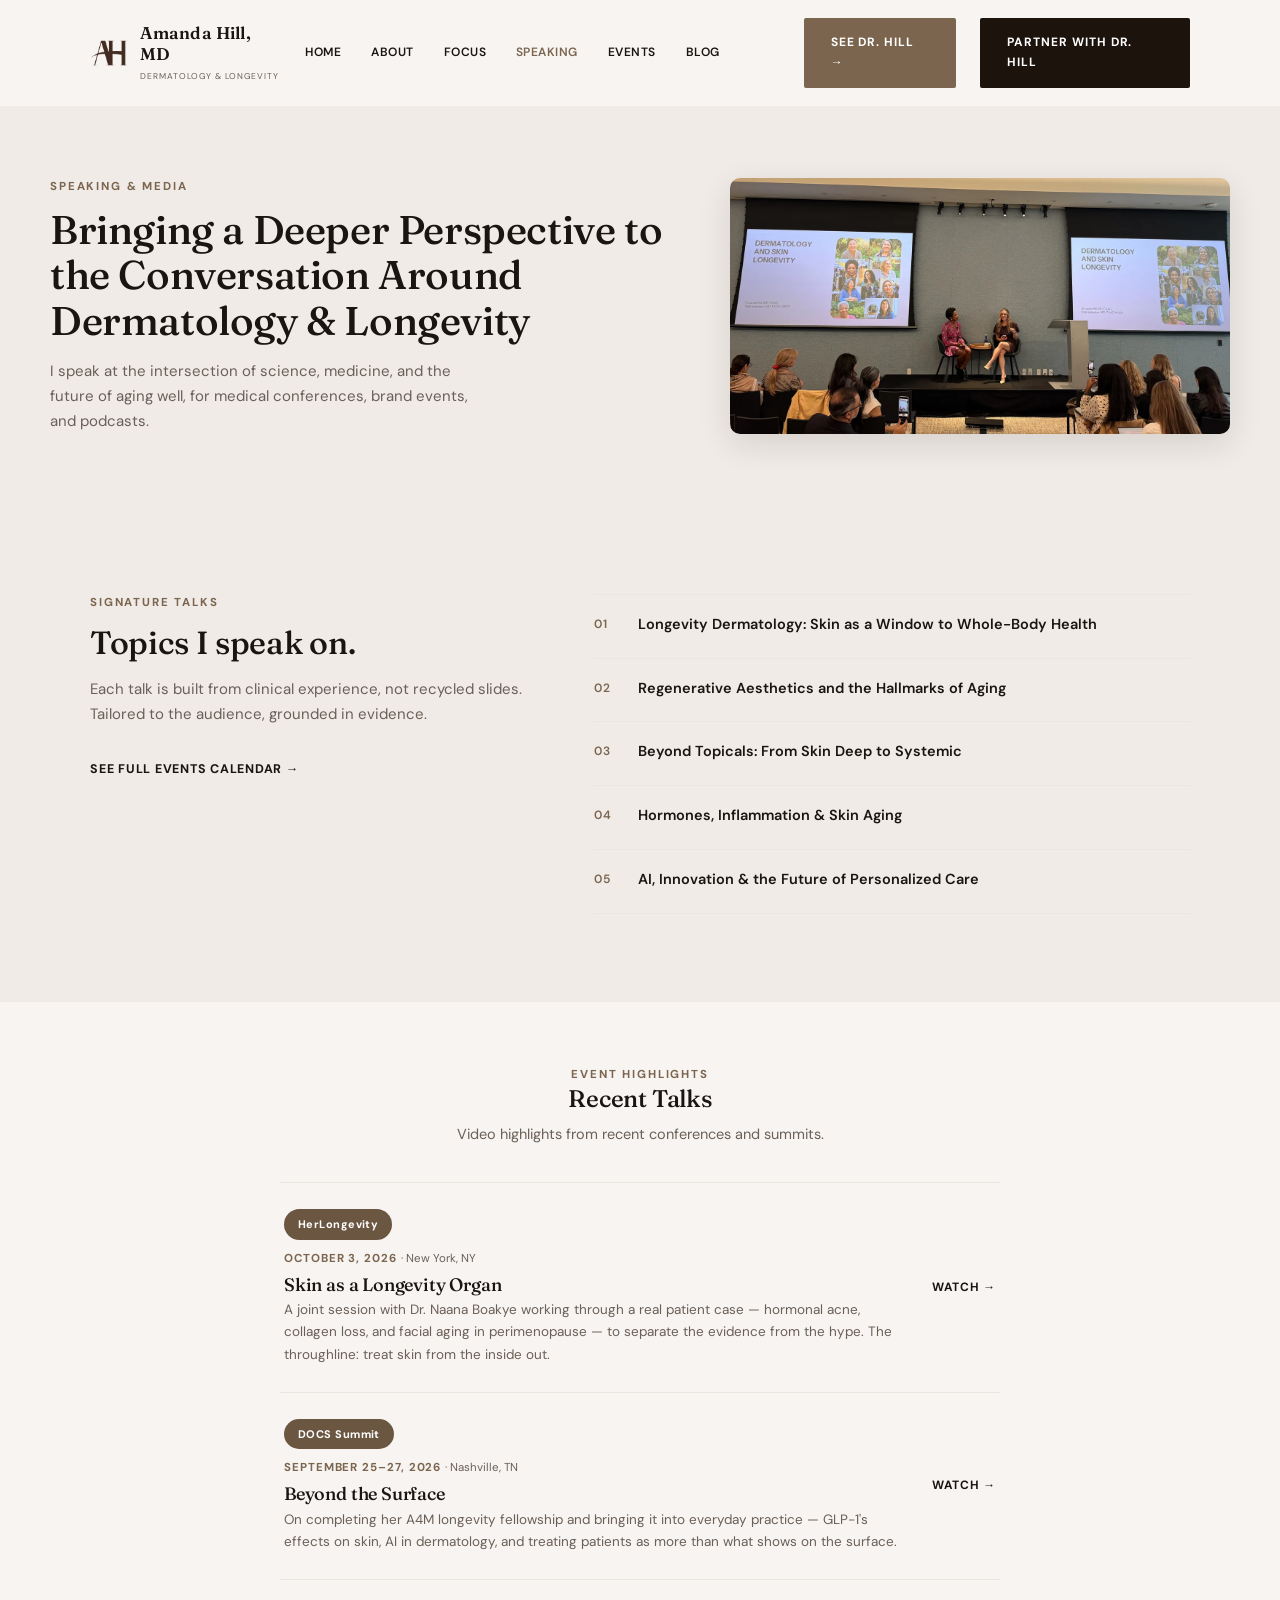
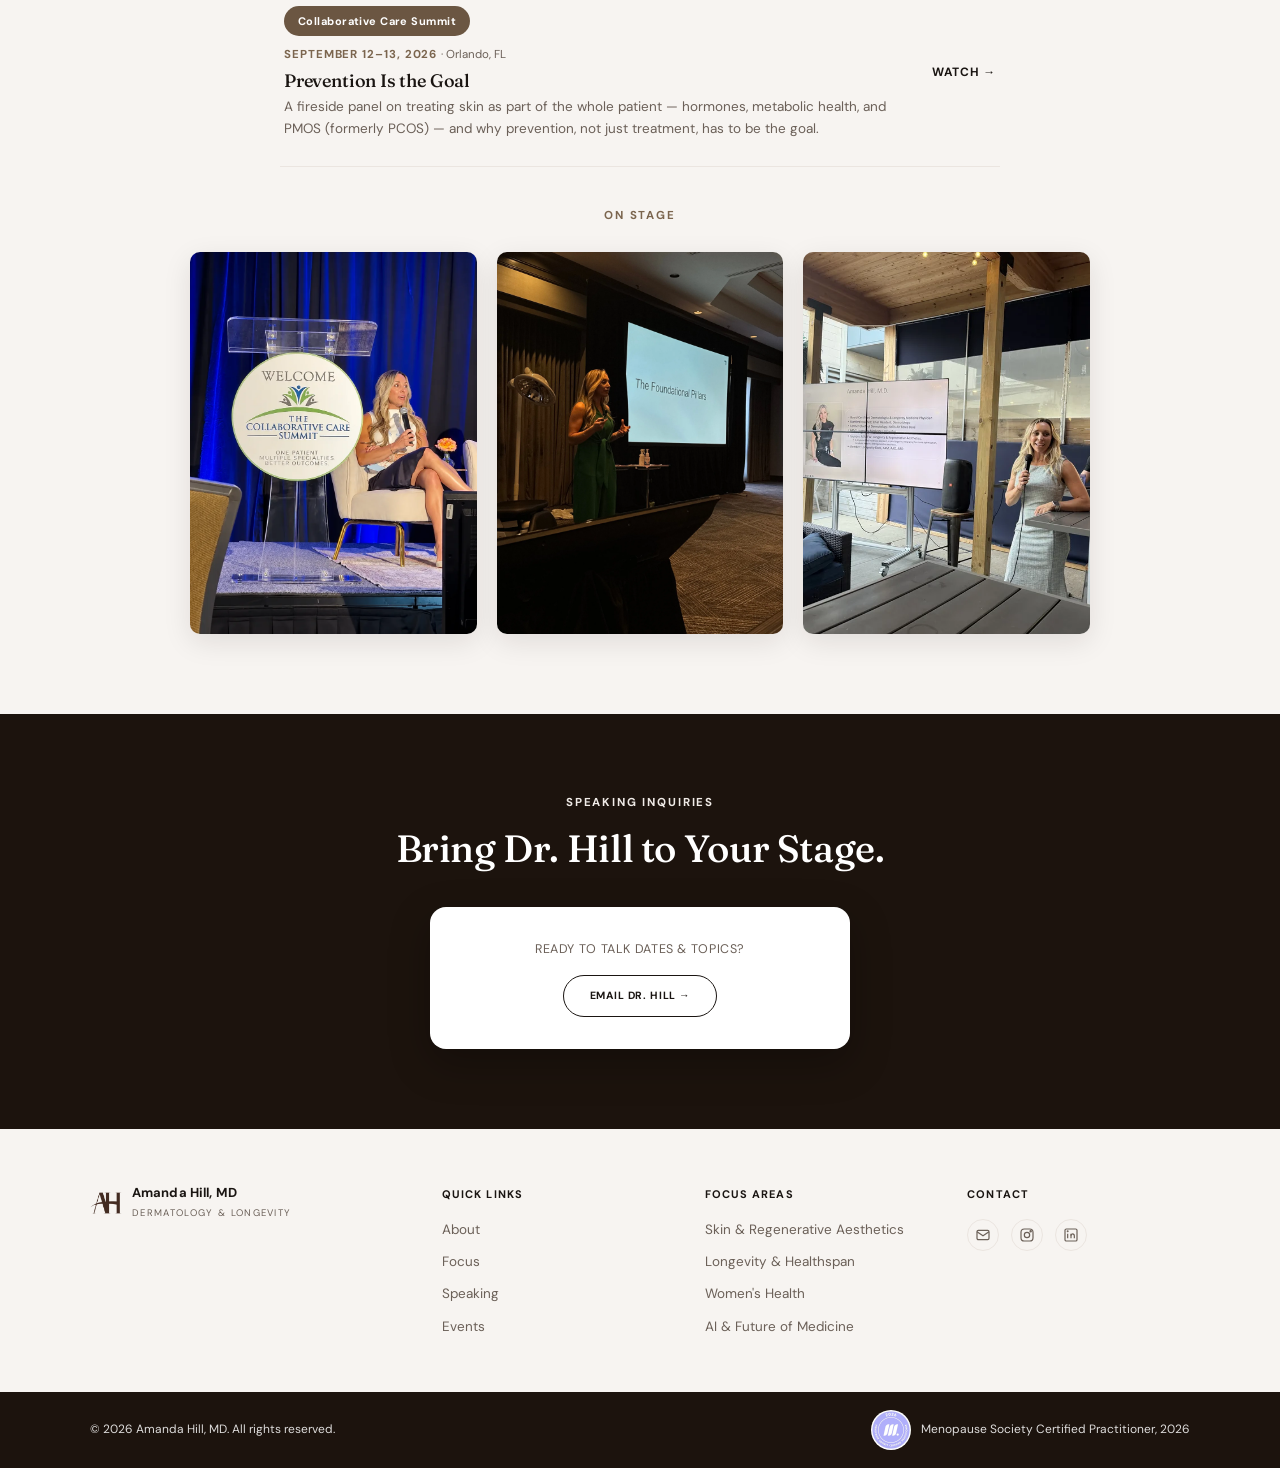
<file: speaking/index.html>
<!DOCTYPE html>
<html lang="en">
<head>
<!-- Google tag (gtag.js) -->
<script async src="https://www.googletagmanager.com/gtag/js?id=G-D02RP4QHC7"></script>
<script>
  window.dataLayer = window.dataLayer || [];
  function gtag(){dataLayer.push(arguments);}
  gtag('js', new Date());

  gtag('config', 'G-D02RP4QHC7');
</script>
<meta charset="UTF-8">
<meta name="viewport" content="width=device-width, initial-scale=1.0">
<title>Speaking &amp; Media | Dermatology, Longevity &amp; Aging Science</title>
<meta name="description" content="Dr. Amanda Hill speaks on dermatology, longevity medicine, and regenerative aesthetics at conferences, panels, and brand events nationwide.">
<link rel="canonical" href="https://amandahillmd.com/speaking/">
<meta property="og:type" content="website">
<meta property="og:title" content="Speaking & Media | Dermatology, Longevity & Aging Science">
<meta property="og:description" content="Dr. Amanda Hill speaks on dermatology, longevity medicine, and regenerative aesthetics at conferences, panels, and brand events nationwide.">
<meta property="og:url" content="https://amandahillmd.com/speaking/">
<meta property="og:image" content="https://amandahillmd.com/images/speaking-photo.webp">
<meta property="og:site_name" content="Amanda Hill, MD">
<meta name="twitter:card" content="summary_large_image">
<link rel="icon" type="image/png" href="/images/favicon.png">
<link rel="stylesheet" href="/css/style.css">
</head>
<body>

<nav>
  <div class="wrap">
    <a href="/" class="logo">
      <img class="logo-mark" src="/images/logo-mark.webp" alt="Amanda Hill, MD monogram">
      <span class="logo-text">
        <span class="name" style="display:block;">Amanda Hill, MD</span>
        <span class="sub">Dermatology &amp; Longevity</span>
      </span>
    </a>
    <ul class="nav-links">
      <li><a href="/">Home</a></li>
      <li><a href="/about/">About</a></li>
      <li><a href="/#focus">Focus</a></li>
      <li><a href="/speaking/" class="active">Speaking</a></li>
      <li><a href="/events/">Events</a></li>
      <li><a href="/blog/">Blog</a></li>
      <li><a href="/book/" class="nav-cta-mobile">See Dr. Hill as a Patient</a></li>
      <li><a href="mailto:dr.hill@amandahillmd.com?subject=Speaking%2C%20Consulting%20%26%20Partnership%20Inquiry" class="nav-cta-mobile">Partner With Dr. Hill</a></li>
    </ul>
    <a href="/book/" class="btn btn-mocha-soft">See Dr. Hill &rarr;</a>
    <a href="mailto:dr.hill@amandahillmd.com?subject=Speaking%2C%20Consulting%20%26%20Partnership%20Inquiry" class="btn btn-mocha">Partner With Dr. Hill</a>
    <button type="button" id="nav-toggle" class="nav-toggle" aria-label="Toggle menu" aria-expanded="false">
      <span></span><span></span><span></span>
    </button>
  </div>
</nav>

<section class="page-header page-header-split">
  <div class="wrap page-header-split-grid">
    <div>
      <div class="eyebrow">Speaking &amp; Media</div>
      <h1>Bringing a Deeper Perspective to the Conversation Around Dermatology &amp; Longevity</h1>
      <p>I speak at the intersection of science, medicine, and the future of aging well, for medical conferences, brand events, and podcasts.</p>
    </div>
    <div class="page-header-photo">
      <img src="/images/speaking-photo.webp" alt="Dr. Amanda Hill speaking on a fireside chat panel, Dermatology and Skin Longevity">
    </div>
  </div>
</section>

<section class="split">
  <div class="wrap">
    <div class="col-left">
      <div class="eyebrow">Signature Talks</div>
      <h2>Topics I speak on.</h2>
      <p>Each talk is built from clinical experience, not recycled slides. Tailored to the audience, grounded in evidence.</p>
      <a href="/events/" class="text-link-arrow">See Full Events Calendar &rarr;</a>
    </div>
    <ul class="topic-list">
      <li>
        <span class="tick">01</span>
        <div><strong>Longevity Dermatology: Skin as a Window to Whole-Body Health</strong></div>
      </li>
      <li>
        <span class="tick">02</span>
        <div><strong>Regenerative Aesthetics and the Hallmarks of Aging</strong></div>
      </li>
      <li>
        <span class="tick">03</span>
        <div><strong>Beyond Topicals: From Skin Deep to Systemic</strong></div>
      </li>
      <li>
        <span class="tick">04</span>
        <div><strong>Hormones, Inflammation &amp; Skin Aging</strong></div>
      </li>
      <li>
        <span class="tick">05</span>
        <div><strong>AI, Innovation &amp; the Future of Personalized Care</strong></div>
      </li>
    </ul>
  </div>
</section>

<section style="padding:64px 0 24px;">
  <div class="wrap">
    <div class="eyebrow" style="text-align:center;">Event Highlights</div>
    <h2 style="text-align:center;margin-bottom:10px;">Recent Talks</h2>
    <p style="text-align:center;color:var(--ink-soft);font-size:14.5px;max-width:48ch;margin:0 auto 36px;">Video highlights from recent conferences and summits.</p>
    <div class="podcast-list">
      <details class="podcast-item-details">
        <summary class="podcast-item-summary">
          <div class="event-highlight-head">
            <span class="event-org-badge">HerLongevity</span>
            <div>
              <span class="podcast-date">October 3, 2026 <span class="event-highlight-location">&middot; New York, NY</span></span>
              <h3>Skin as a Longevity Organ</h3>
              <p>A joint session with Dr. Naana Boakye working through a real patient case — hormonal acne, collagen loss, and facial aging in perimenopause — to separate the evidence from the hype. The throughline: treat skin from the inside out.</p>
            </div>
          </div>
          <span class="podcast-link">Watch &rarr;</span>
        </summary>
        <div class="podcast-expand">
          <div class="video-wrap">
            <video controls preload="metadata" poster="/images/herlongevity-summit-poster.webp">
              <source src="/videos/amanda-hill-summit-highlight.mp4" type="video/mp4">
            </video>
          </div>
        </div>
      </details>
      <details class="podcast-item-details">
        <summary class="podcast-item-summary">
          <div class="event-highlight-head">
            <span class="event-org-badge">DOCS Summit</span>
            <div>
              <span class="podcast-date">September 25&ndash;27, 2026 <span class="event-highlight-location">&middot; Nashville, TN</span></span>
              <h3>Beyond the Surface</h3>
              <p>On completing her A4M longevity fellowship and bringing it into everyday practice — GLP-1's effects on skin, AI in dermatology, and treating patients as more than what shows on the surface.</p>
            </div>
          </div>
          <span class="podcast-link">Watch &rarr;</span>
        </summary>
        <div class="podcast-expand">
          <div class="video-wrap">
            <video controls preload="metadata" poster="/images/docs-summit-poster.webp">
              <source src="/videos/amanda-hill-docs-summit.mp4" type="video/mp4">
            </video>
          </div>
        </div>
      </details>
      <details class="podcast-item-details">
        <summary class="podcast-item-summary">
          <div class="event-highlight-head">
            <span class="event-org-badge">Collaborative Care Summit</span>
            <div>
              <span class="podcast-date">September 12&ndash;13, 2026 <span class="event-highlight-location">&middot; Orlando, FL</span></span>
              <h3>Prevention Is the Goal</h3>
              <p>A fireside panel on treating skin as part of the whole patient — hormones, metabolic health, and PMOS (formerly PCOS) — and why prevention, not just treatment, has to be the goal.</p>
            </div>
          </div>
          <span class="podcast-link">Watch &rarr;</span>
        </summary>
        <div class="podcast-expand">
          <div class="video-wrap">
            <video controls preload="metadata" poster="/images/collaborative-care-summit-poster.webp">
              <source src="/videos/amanda-hill-collaborative-care-summit.mp4" type="video/mp4">
            </video>
          </div>
        </div>
      </details>
    </div>
  </div>
</section>

<section class="practice-gallery">
  <div class="wrap">
    <div class="eyebrow" style="text-align:center;">On Stage</div>
    <div class="practice-gallery-grid" style="max-width:900px;">
      <div class="practice-gallery-item">
        <img src="/images/speaking-photo-2.webp" alt="Dr. Amanda Hill speaking at The Collaborative Care Summit">
      </div>
      <div class="practice-gallery-item">
        <img src="/images/events-hero.webp" alt="Dr. Amanda Hill speaking at a medical conference">
      </div>
      <div class="practice-gallery-item">
        <img src="/images/speaking-photo-3.webp" alt="Dr. Amanda Hill presenting her bio slide at a speaking event">
      </div>
    </div>
  </div>
</section>

<section class="work-cta" id="contact-cta">
  <div class="wrap">
    <div class="eyebrow" style="text-align:center;">Speaking Inquiries</div>
    <h2 style="text-align:center;">Bring Dr. Hill to Your Stage.</h2>
    <div class="work-cta-box">
      <p class="work-cta-box-label">Ready to talk dates &amp; topics?</p>
      <a href="mailto:dr.hill@amandahillmd.com?subject=Speaking%2C%20Consulting%20%26%20Partnership%20Inquiry" class="btn btn-pill">Email Dr. Hill &rarr;</a>
    </div>
  </div>
</section>

<footer id="contact">
  <div class="wrap">
    <div class="foot-grid">
      <div class="foot-col">
        <div class="foot-logo">
          <img class="logo-mark" style="height:22px;" src="/images/logo-mark.webp" alt="Amanda Hill, MD monogram">
          <span class="logo-text">
            <span class="name" style="display:block;">Amanda Hill, MD</span>
            <span class="sub">Dermatology &amp; Longevity</span>
          </span>
        </div>
      </div>
      <div class="foot-col">
        <h4>Quick Links</h4>
        <ul>
          <li><a href="/about/">About</a></li>
          <li><a href="/#focus">Focus</a></li>
          <li><a href="/speaking/">Speaking</a></li>
          <li><a href="/events/">Events</a></li>
        </ul>
      </div>
      <div class="foot-col">
        <h4>Focus Areas</h4>
        <ul>
          <li>Skin &amp; Regenerative Aesthetics</li>
          <li>Longevity &amp; Healthspan</li>
          <li>Women's Health</li>
          <li>AI &amp; Future of Medicine</li>
        </ul>
      </div>
      <div class="foot-col">
        <h4>Contact</h4>
        <div class="foot-social">
          <a href="mailto:dr.hill@amandahillmd.com" aria-label="Email">
            <svg width="16" height="16" viewBox="0 0 24 24" fill="none" stroke="currentColor" stroke-width="1.8"><rect x="3" y="5" width="18" height="14" rx="2"/><path d="M3 7l9 6 9-6"/></svg>
          </a>
          <a href="https://instagram.com/amandahilldermdoc" target="_blank" rel="noopener" aria-label="Instagram">
            <svg width="16" height="16" viewBox="0 0 24 24" fill="none" stroke="currentColor" stroke-width="1.8"><rect x="3" y="3" width="18" height="18" rx="5"/><circle cx="12" cy="12" r="4"/><circle cx="17.5" cy="6.5" r="1"/></svg>
          </a>
          <a href="https://www.linkedin.com/in/amanda-hill-dermdoc/" target="_blank" rel="noopener" aria-label="LinkedIn">
            <svg width="16" height="16" viewBox="0 0 24 24" fill="none" stroke="currentColor" stroke-width="1.8"><rect x="3" y="3" width="18" height="18" rx="2"/><line x1="7" y1="10" x2="7" y2="17"/><circle cx="7" cy="6.5" r="0.6" fill="currentColor"/><line x1="12" y1="10" x2="12" y2="17"/><path d="M12 13c0-2 2-3 3.5-2.3 1 .5 1.5 1.5 1.5 2.3v4"/></svg>
          </a>
        </div>
      </div>
    </div>
  </div>
  <div class="foot-bottom">
    <div class="wrap">
      <span>&copy; 2026 Amanda Hill, MD. All rights reserved.</span>
      <div class="foot-badge">
        <img src="/images/menopause-society-badge-2026.webp" width="40" height="40" alt="The Menopause Society Certified Practitioner, 2026 badge">
        <span>Menopause Society Certified Practitioner, 2026</span>
      </div>
    </div>
  </div>
</footer>

<script src="/js/nav.js"></script>
<script src="/js/reveal.js"></script>
</body>
</html>
</file>
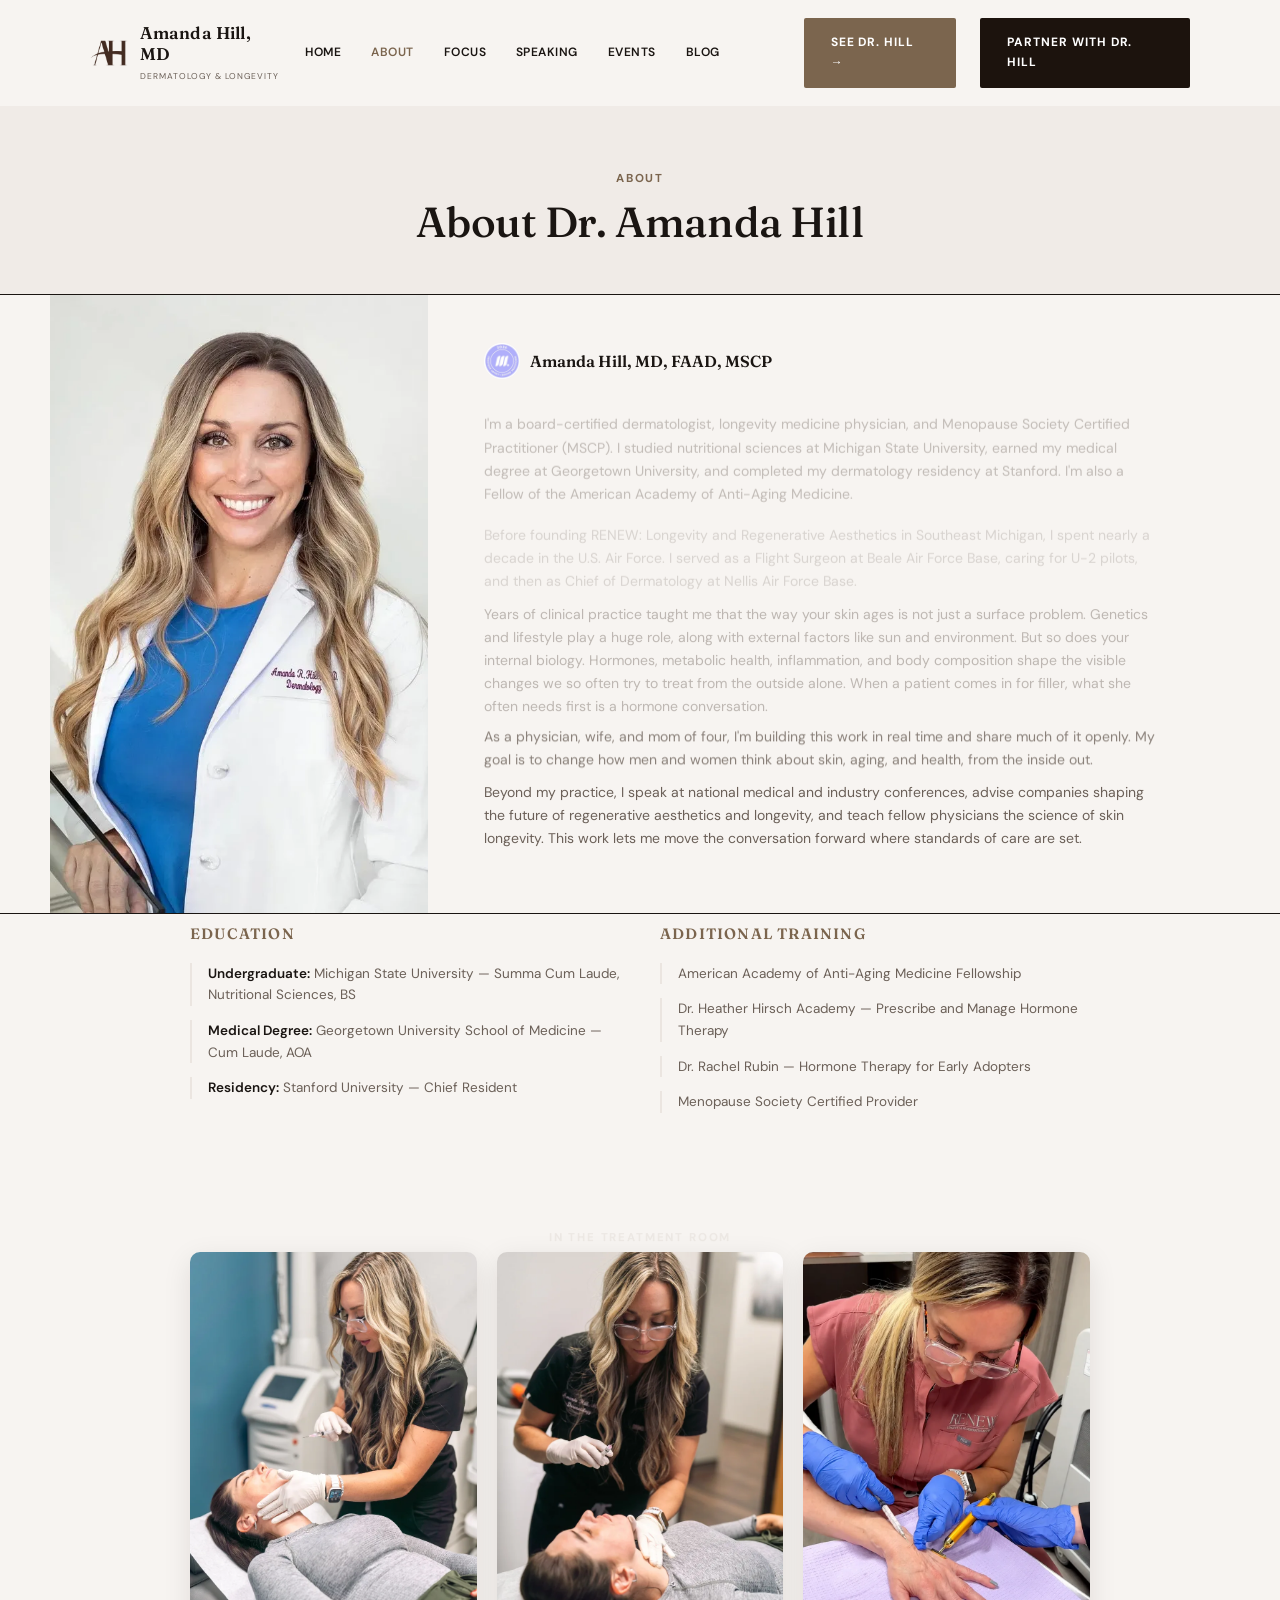
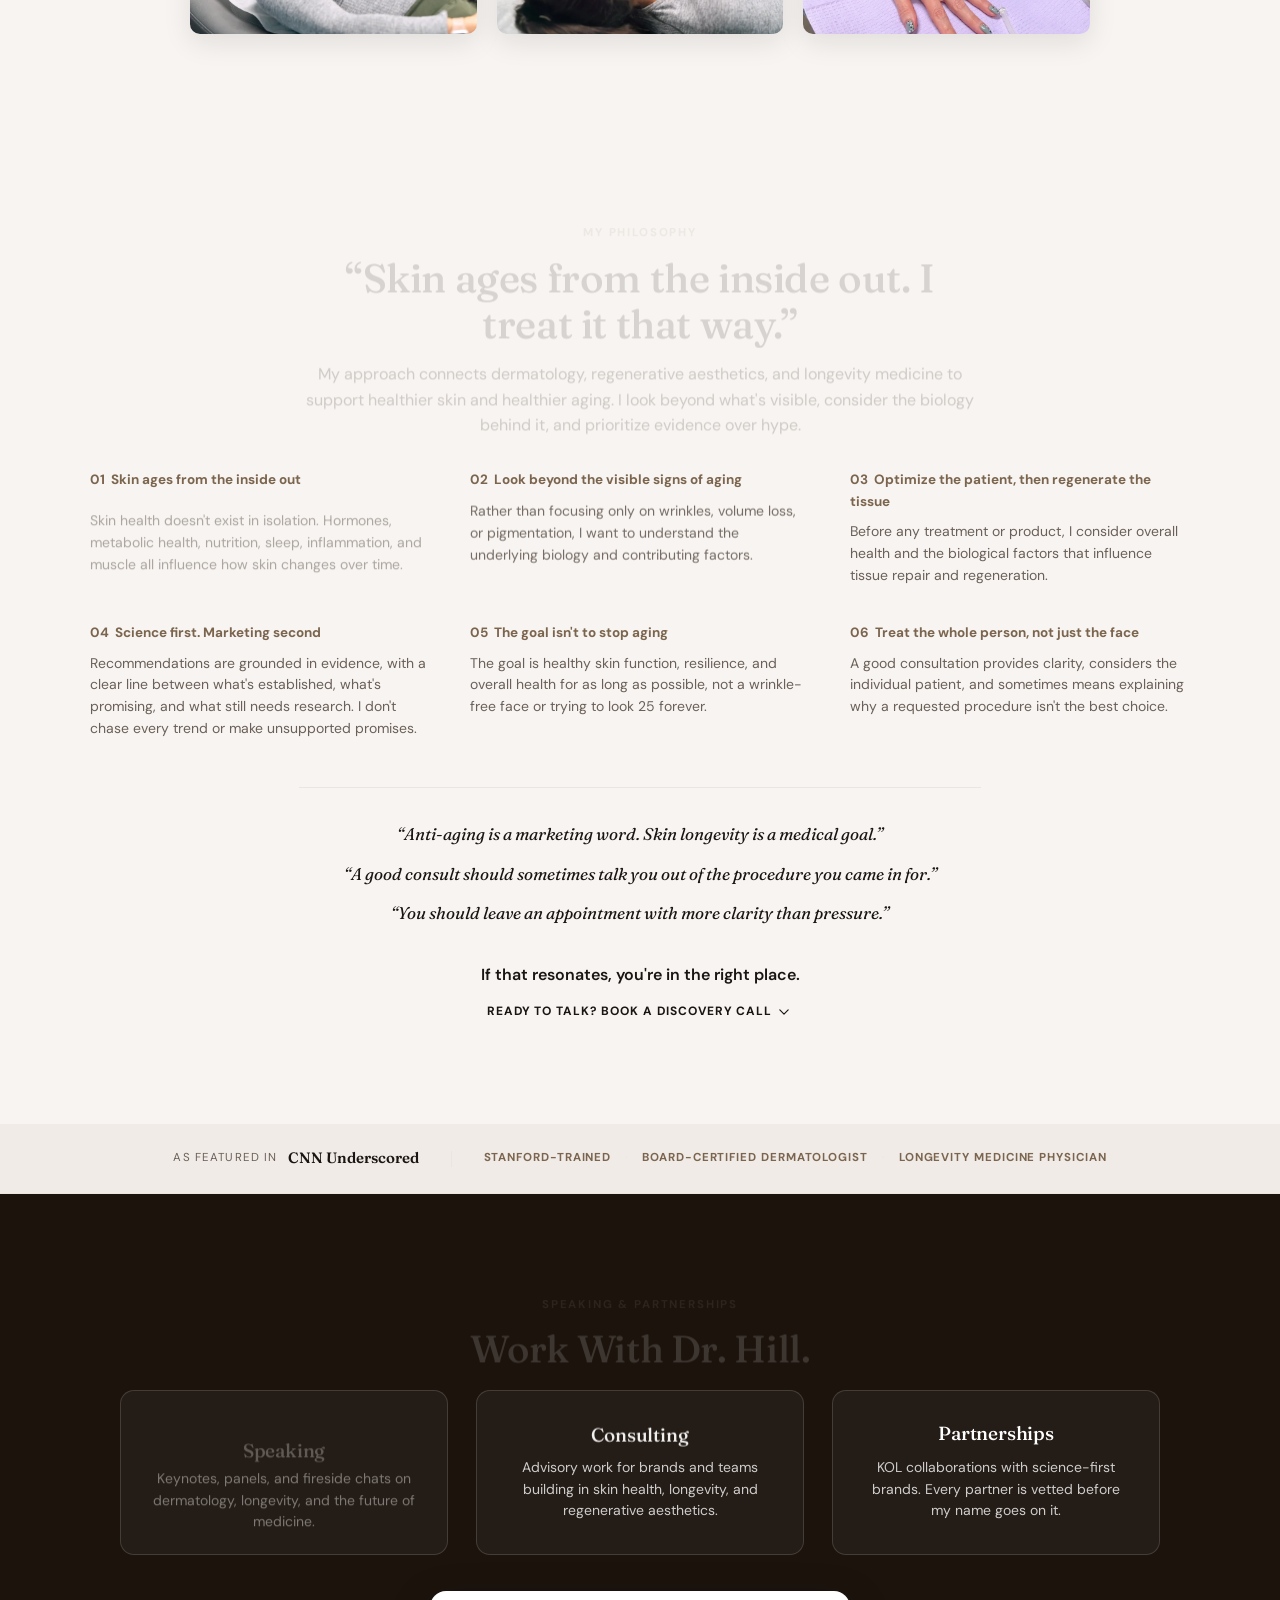
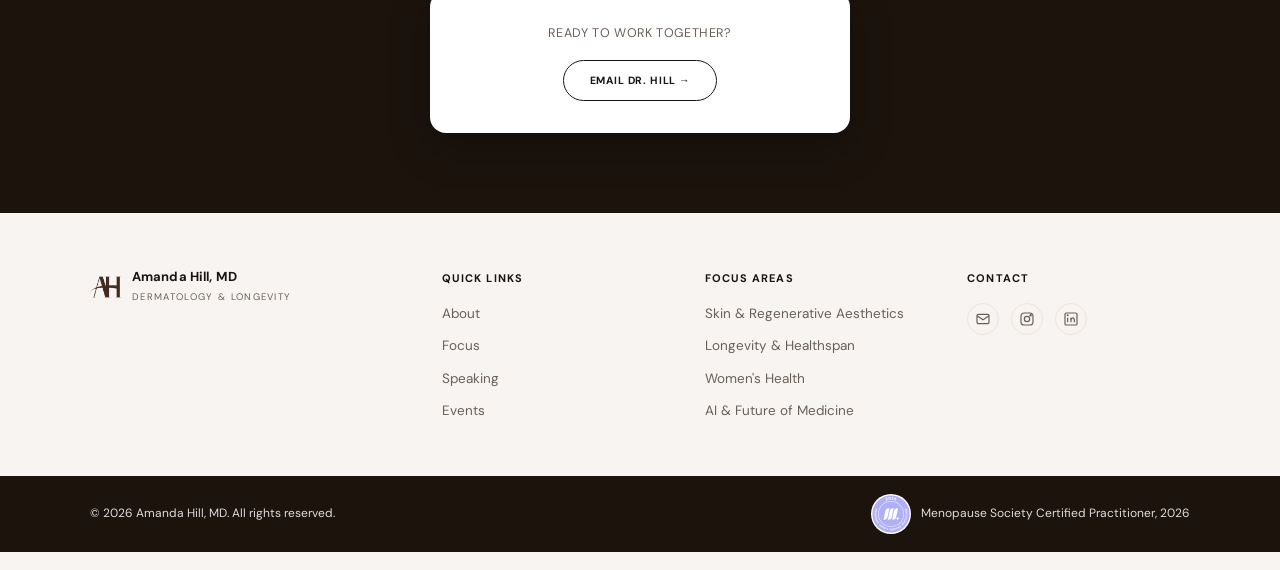
<file: about.html>
<!DOCTYPE html>
<html lang="en">
<head>
<meta charset="UTF-8">
<meta http-equiv="refresh" content="0; url=/about/">
<link rel="canonical" href="https://amandahillmd.com/about/">
<meta name="robots" content="noindex">
<title>Amanda Hill, MD</title>
</head>
<body>
<p>This page has moved. If you are not redirected, <a href="/about/">click here</a>.</p>
</body>
</html>
</file>
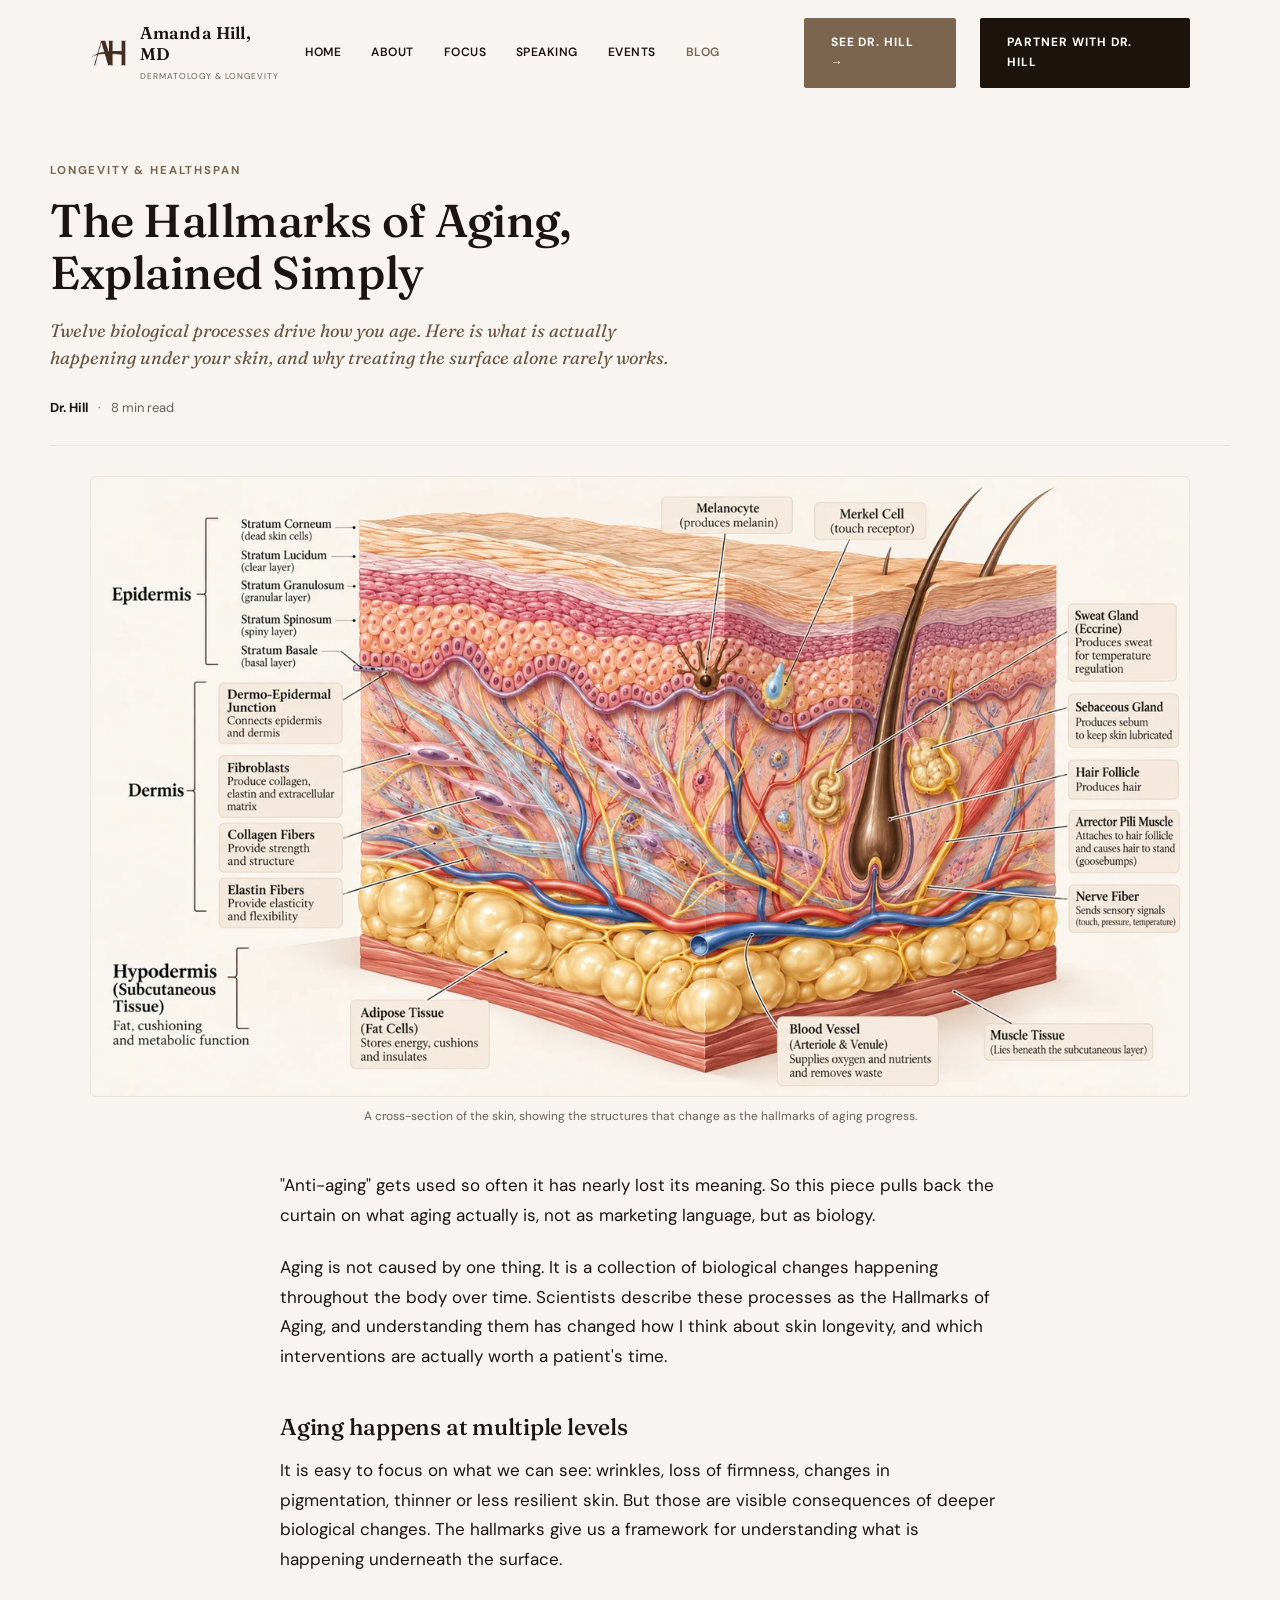
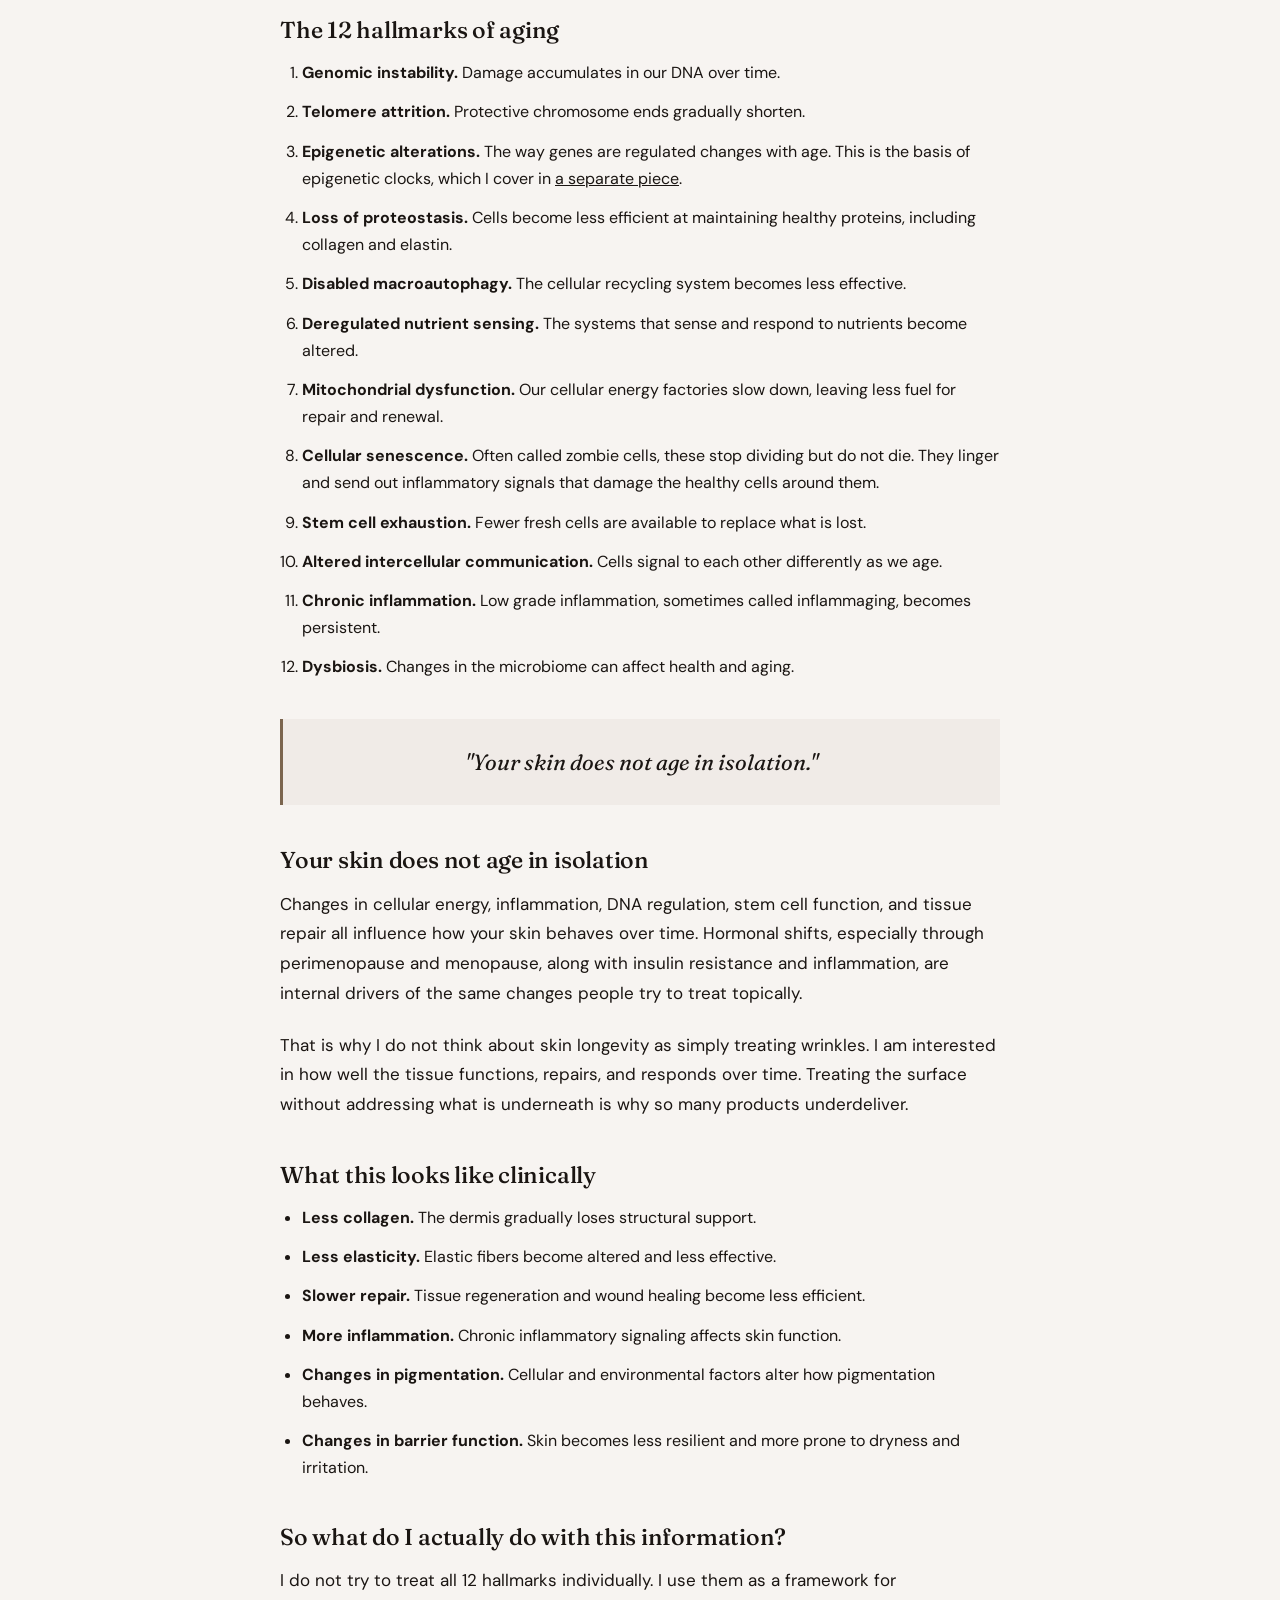
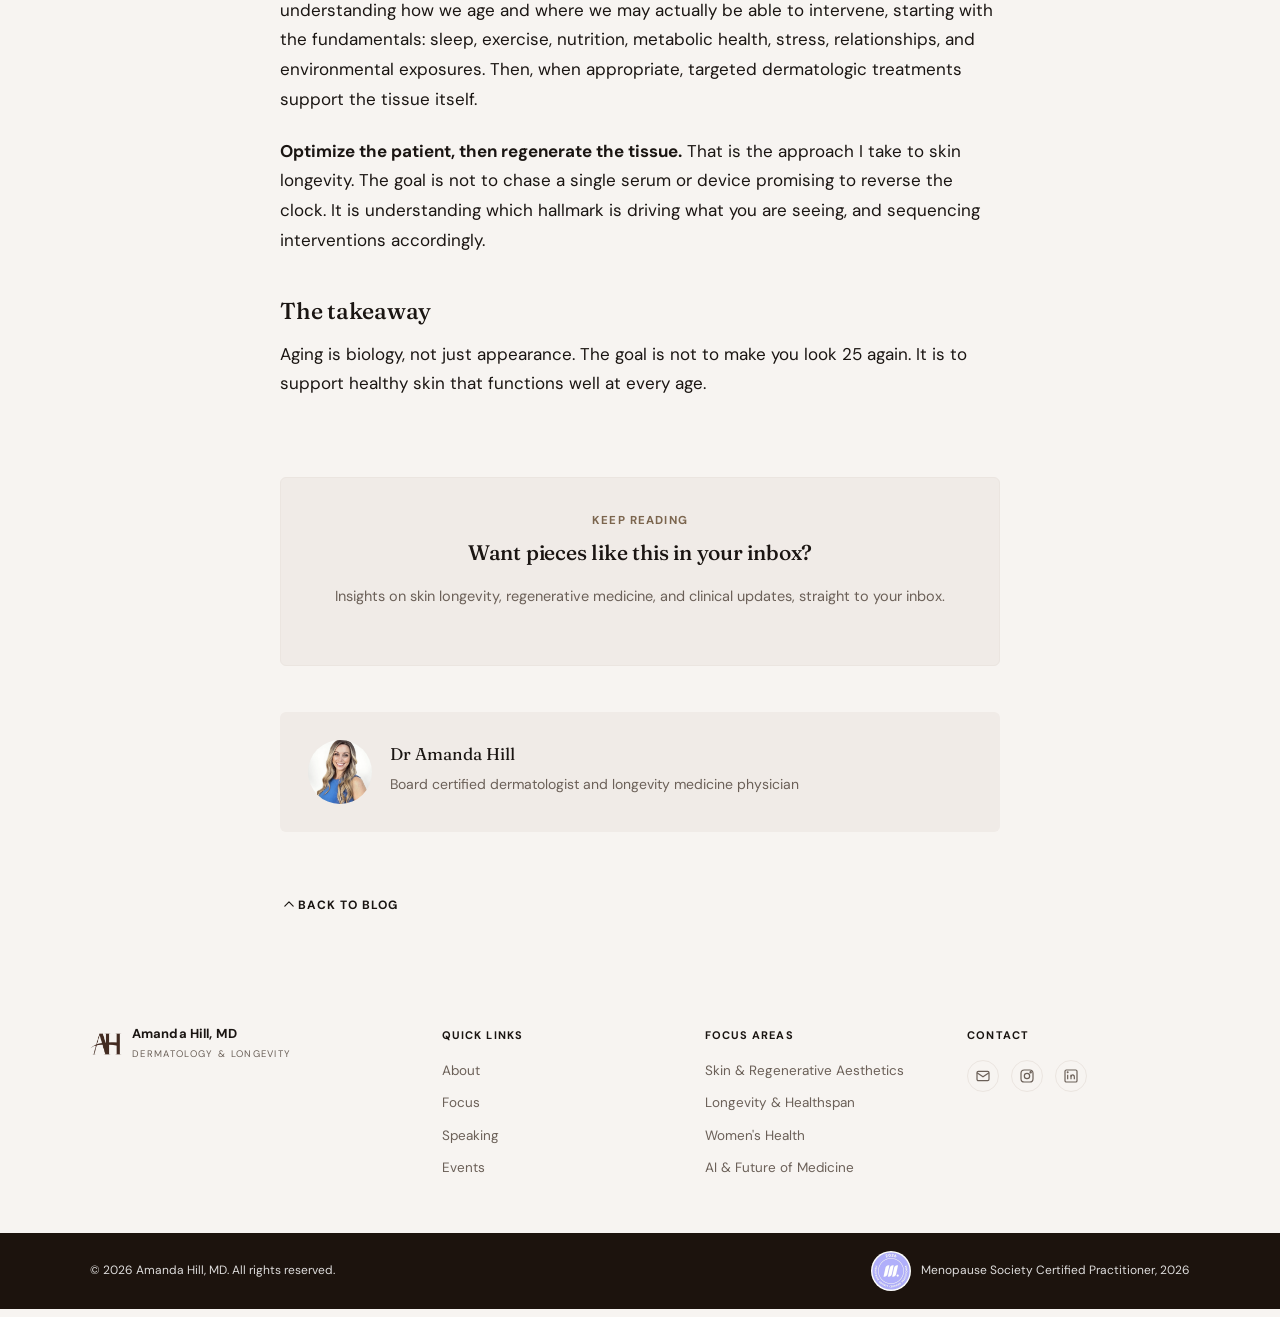
<file: blog-hallmarks-of-aging.html>
<!DOCTYPE html>
<html lang="en">
<head>
<meta charset="UTF-8">
<meta http-equiv="refresh" content="0; url=/blog-hallmarks-of-aging/">
<link rel="canonical" href="https://amandahillmd.com/blog-hallmarks-of-aging/">
<meta name="robots" content="noindex">
<title>Amanda Hill, MD</title>
</head>
<body>
<p>This page has moved. If you are not redirected, <a href="/blog-hallmarks-of-aging/">click here</a>.</p>
</body>
</html>
</file>
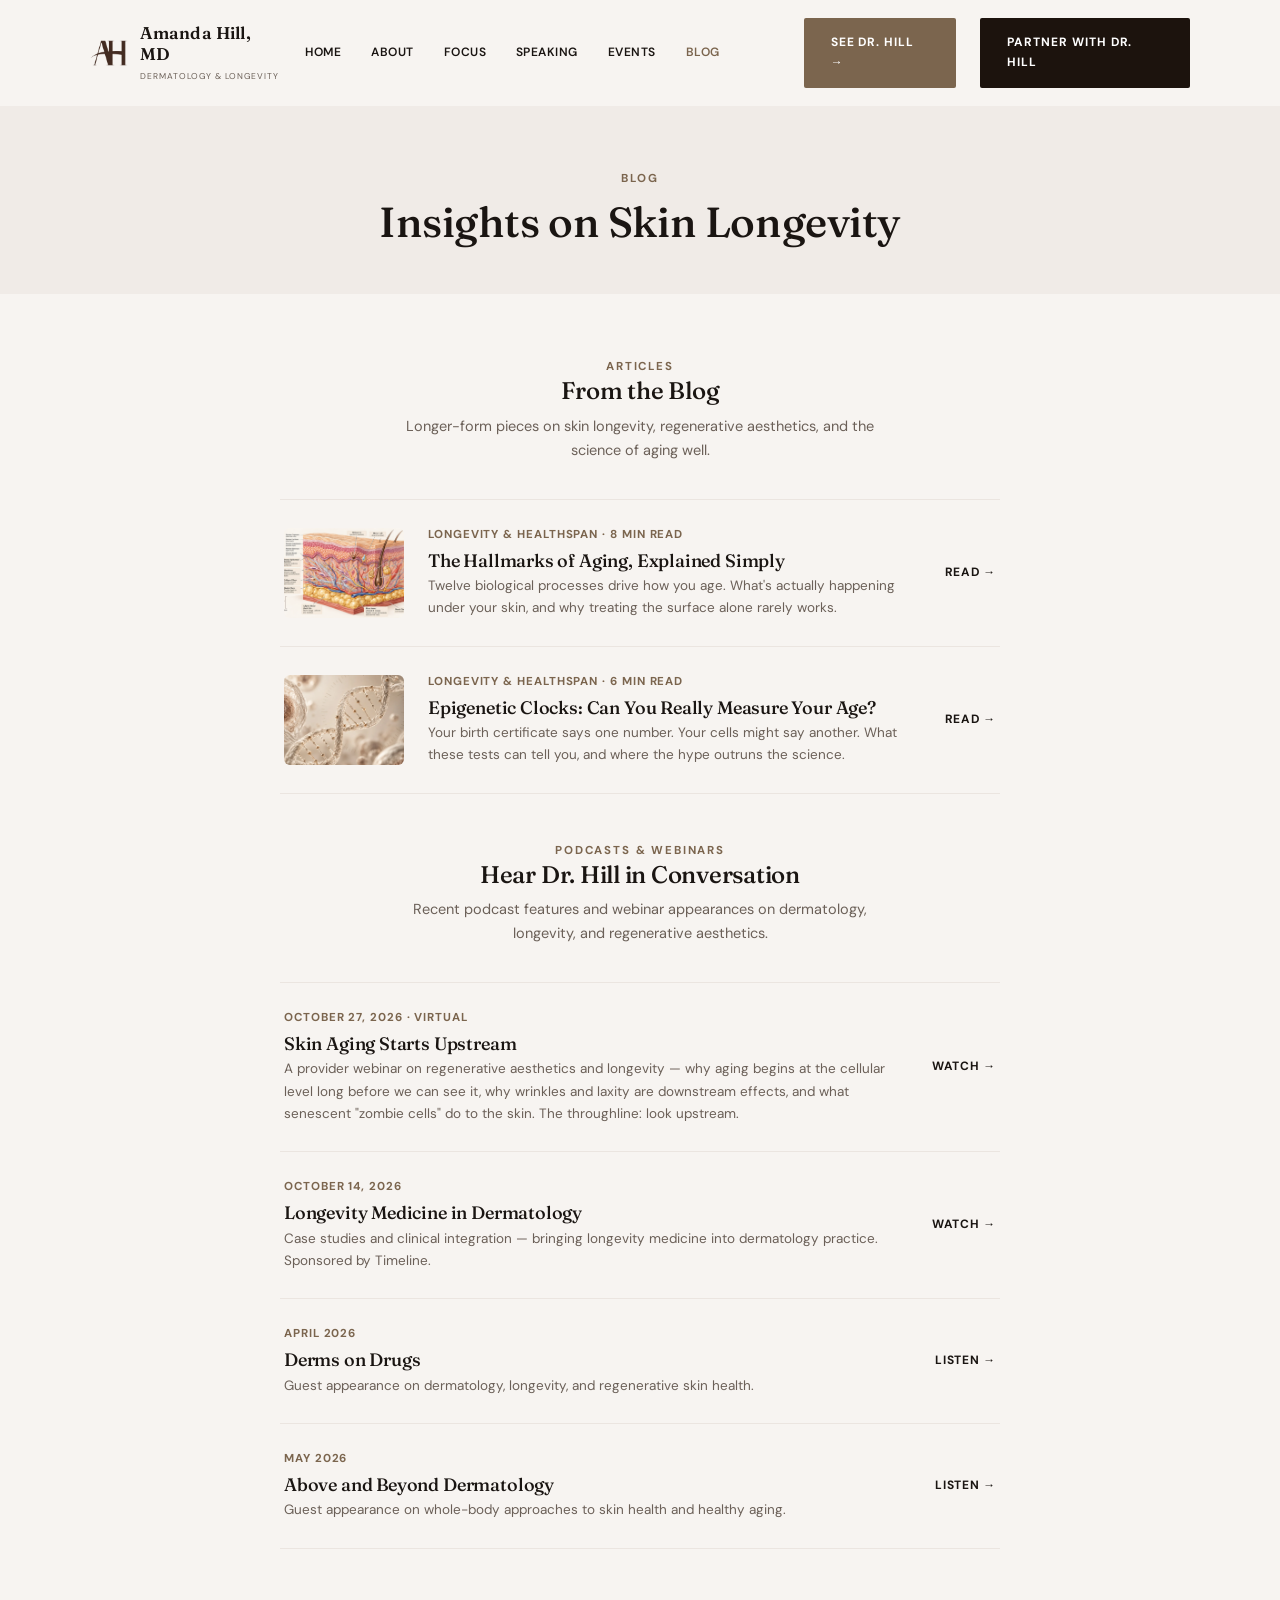
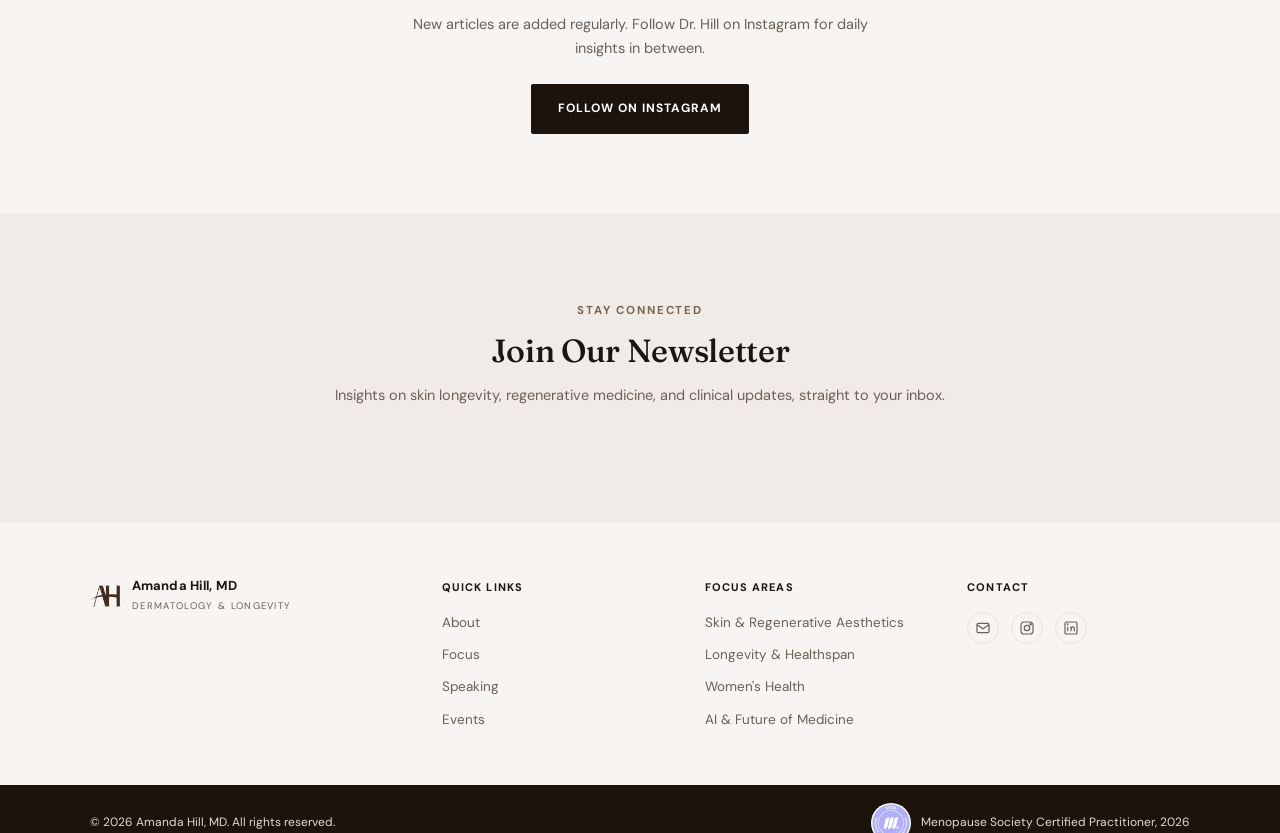
<file: blog.html>
<!DOCTYPE html>
<html lang="en">
<head>
<meta charset="UTF-8">
<meta http-equiv="refresh" content="0; url=/blog/">
<link rel="canonical" href="https://amandahillmd.com/blog/">
<meta name="robots" content="noindex">
<title>Amanda Hill, MD</title>
</head>
<body>
<p>This page has moved. If you are not redirected, <a href="/blog/">click here</a>.</p>
</body>
</html>
</file>
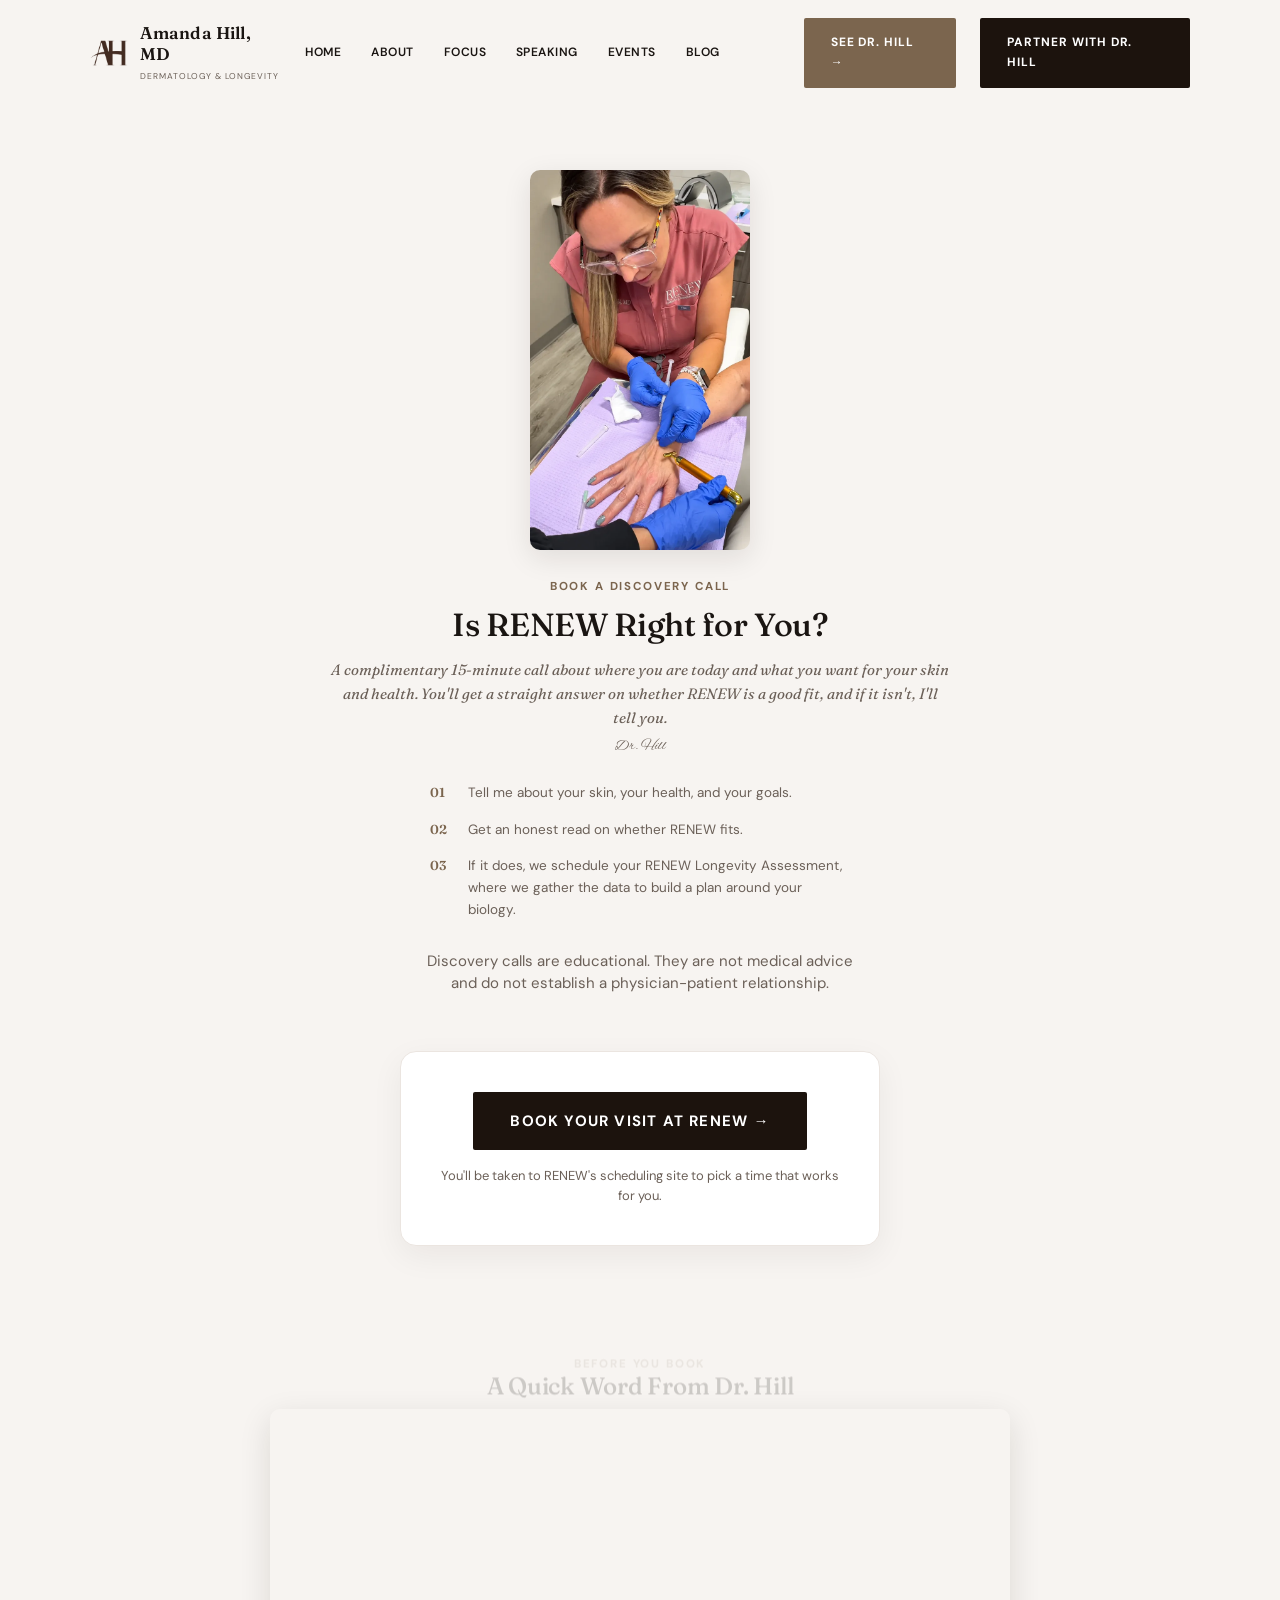
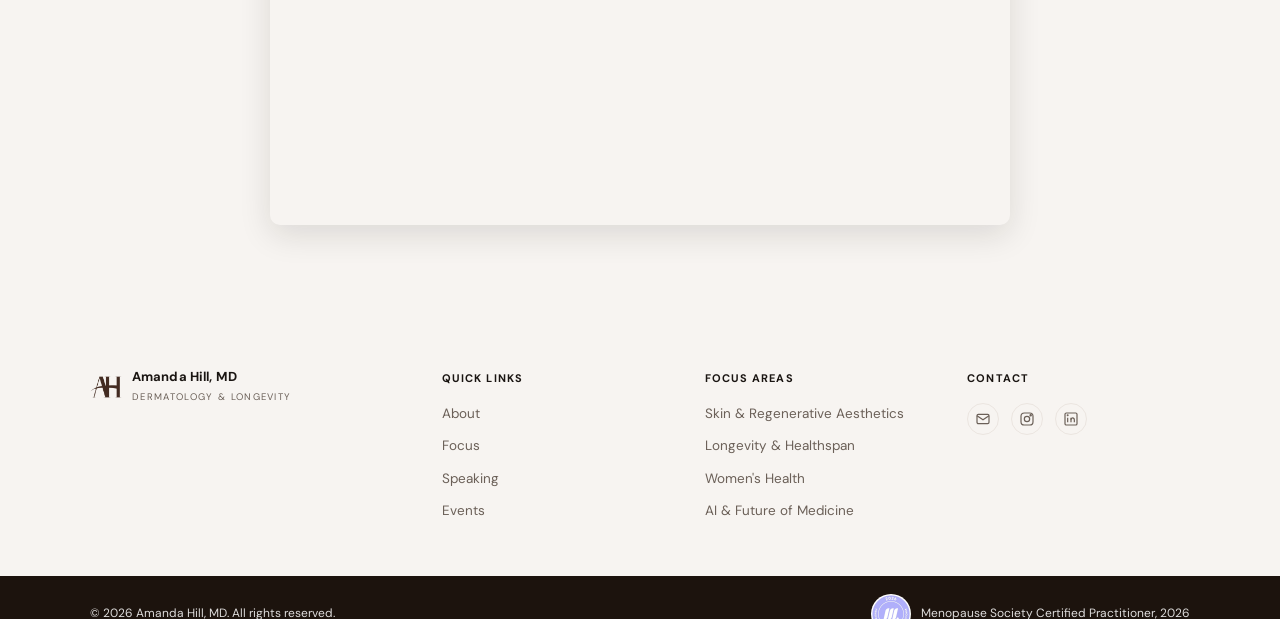
<file: book.html>
<!DOCTYPE html>
<html lang="en">
<head>
<meta charset="UTF-8">
<meta http-equiv="refresh" content="0; url=/book/">
<link rel="canonical" href="https://amandahillmd.com/book/">
<meta name="robots" content="noindex">
<title>Amanda Hill, MD</title>
</head>
<body>
<p>This page has moved. If you are not redirected, <a href="/book/">click here</a>.</p>
</body>
</html>
</file>
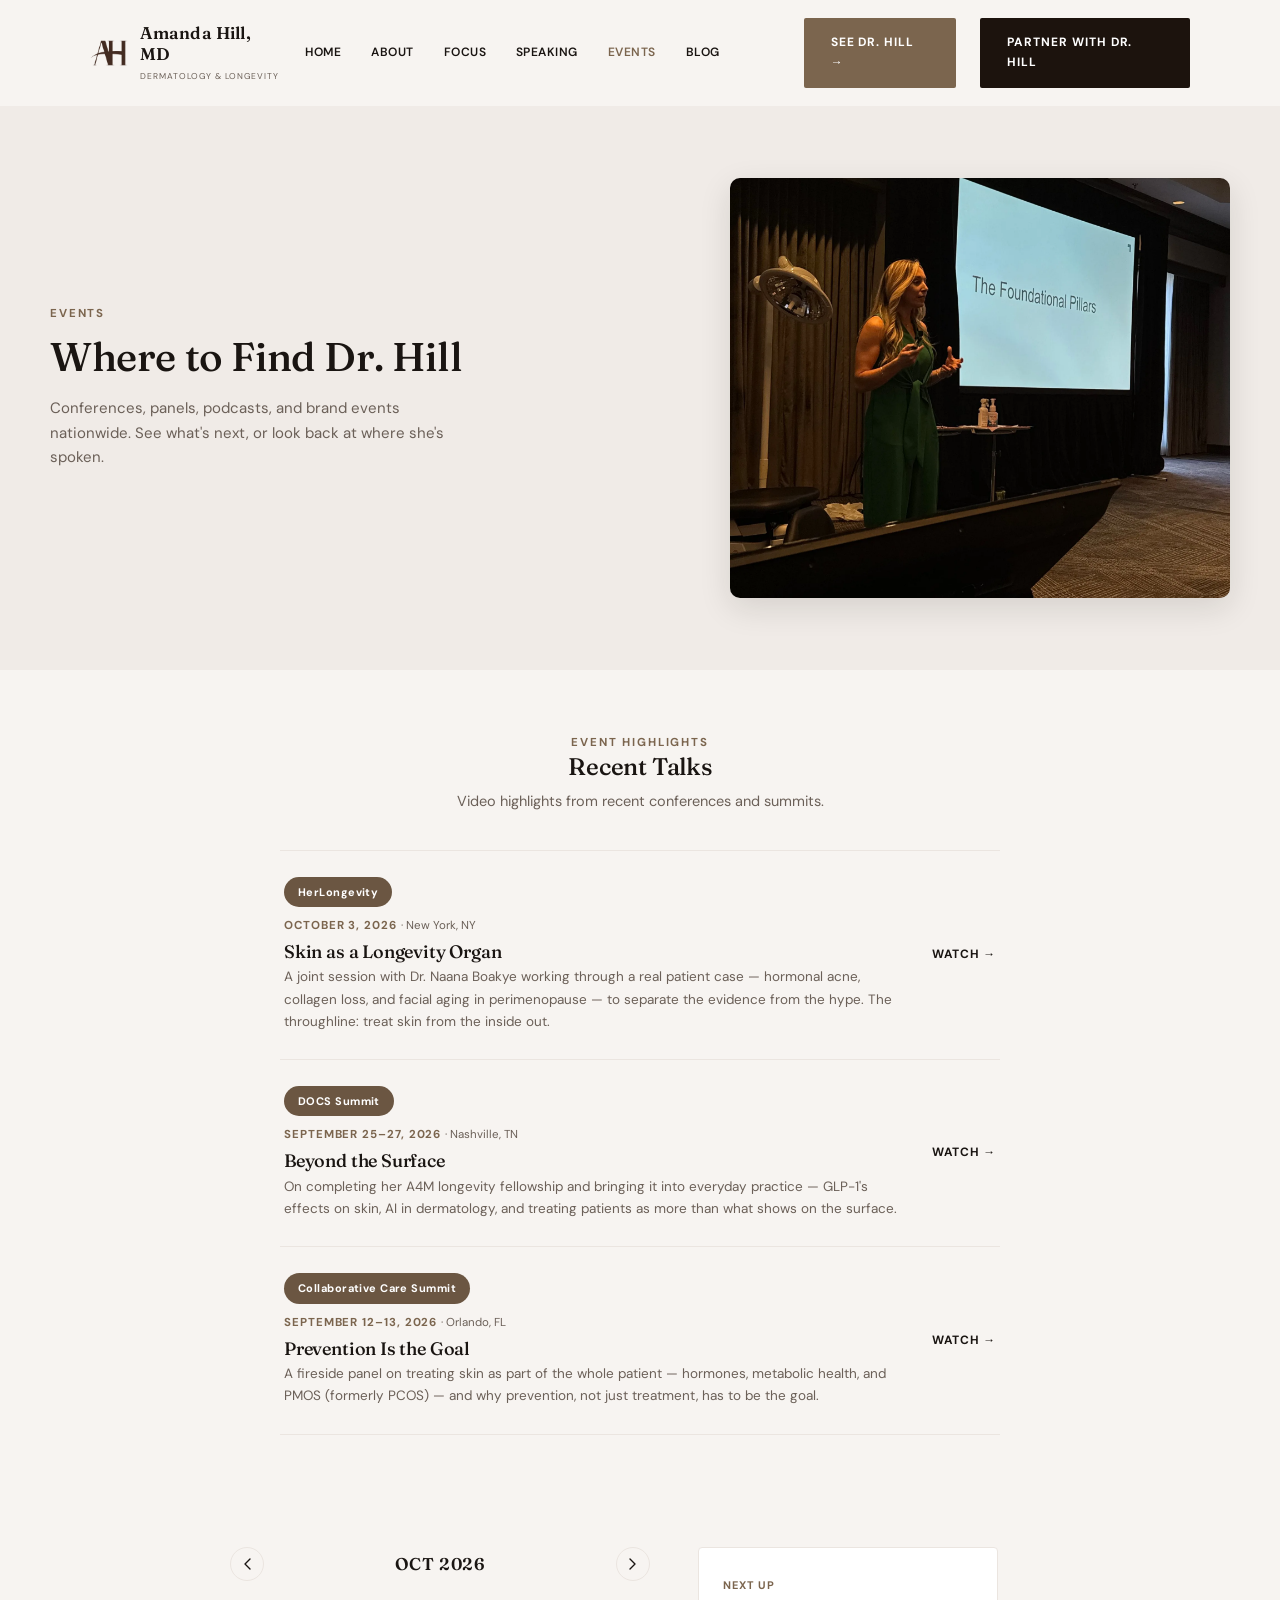
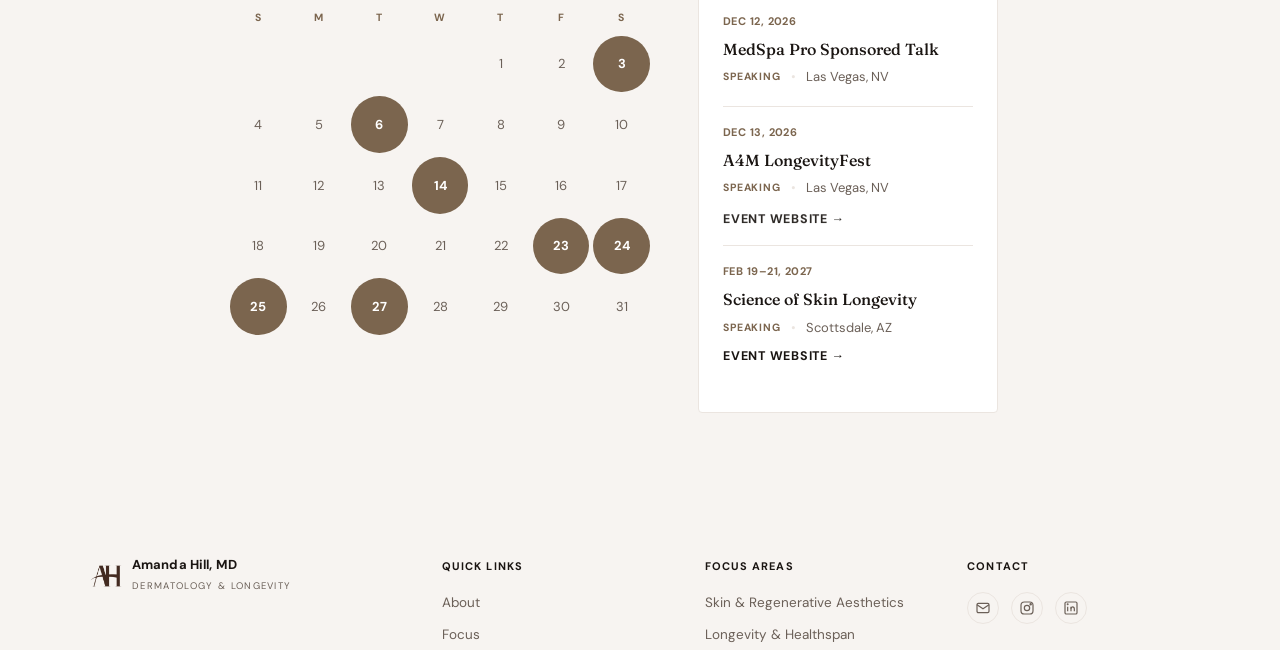
<file: events.html>
<!DOCTYPE html>
<html lang="en">
<head>
<meta charset="UTF-8">
<meta http-equiv="refresh" content="0; url=/events/">
<link rel="canonical" href="https://amandahillmd.com/events/">
<meta name="robots" content="noindex">
<title>Amanda Hill, MD</title>
</head>
<body>
<p>This page has moved. If you are not redirected, <a href="/events/">click here</a>.</p>
</body>
</html>
</file>
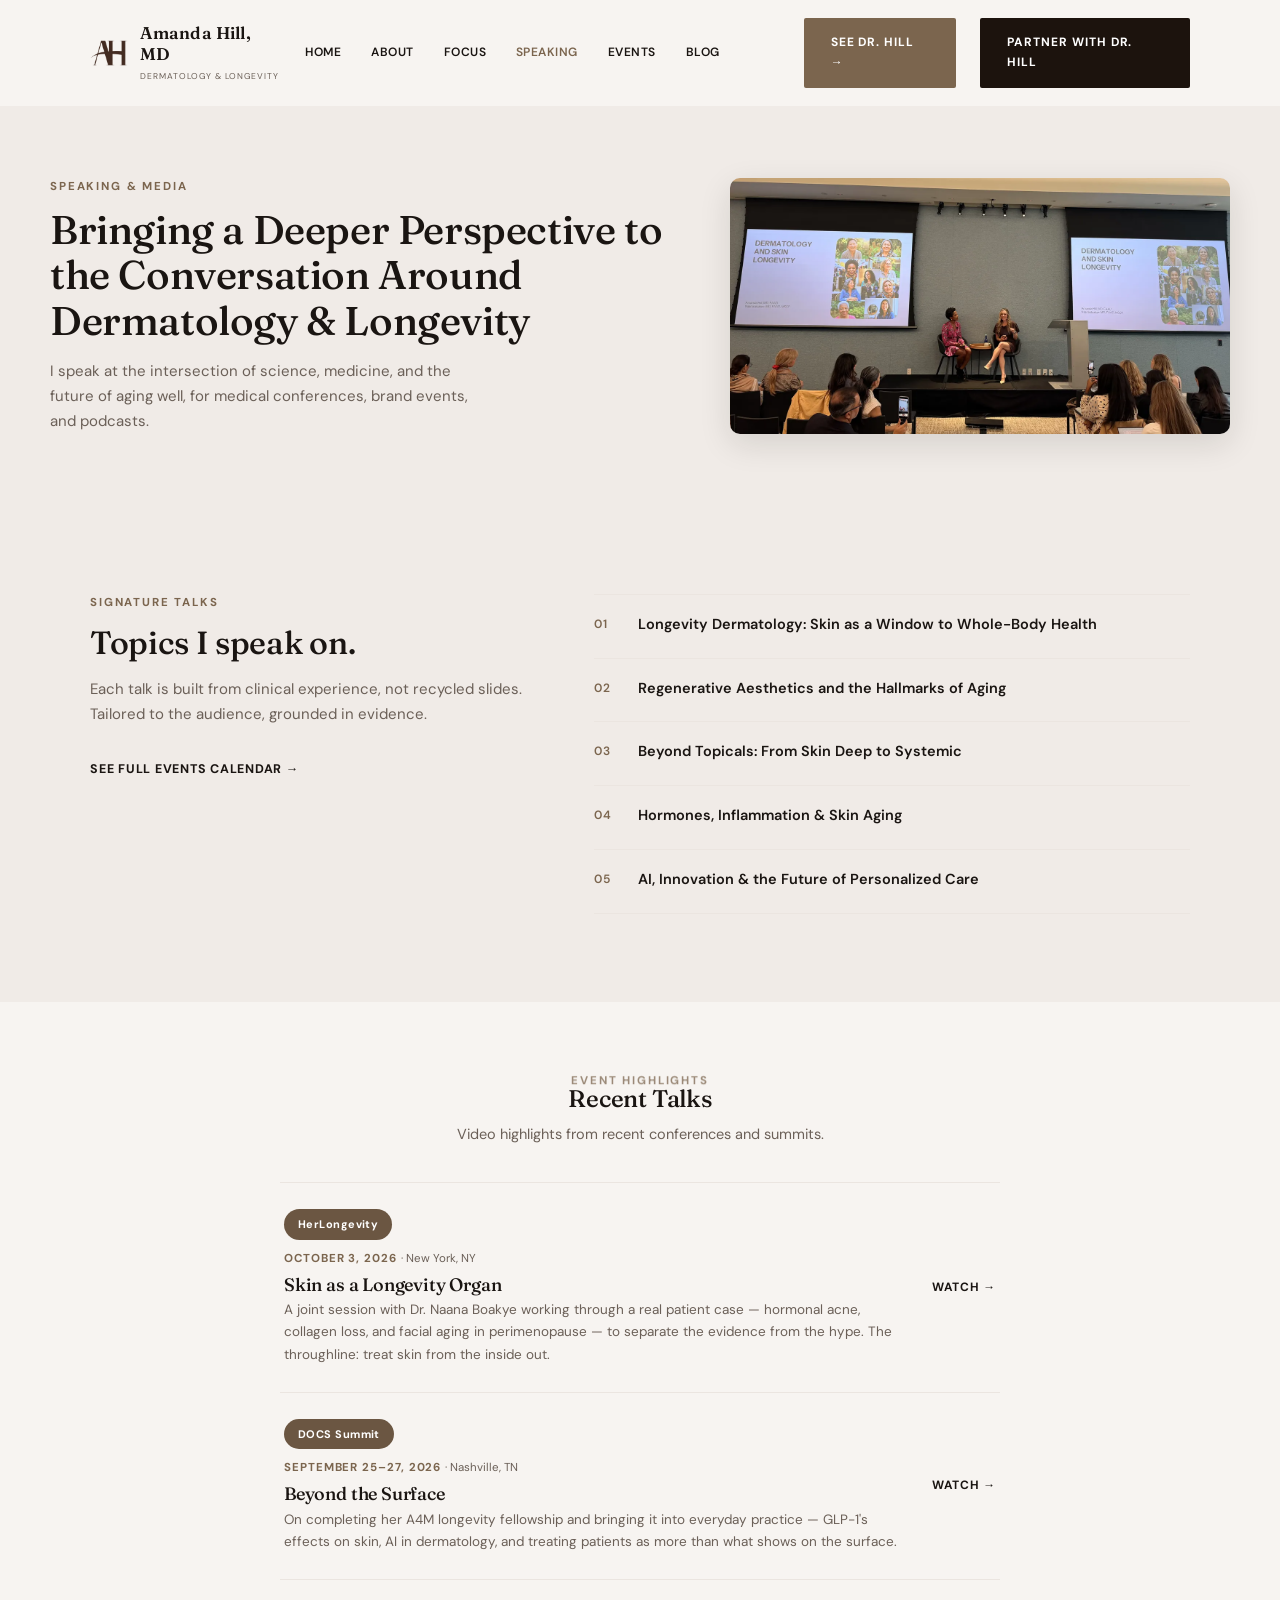
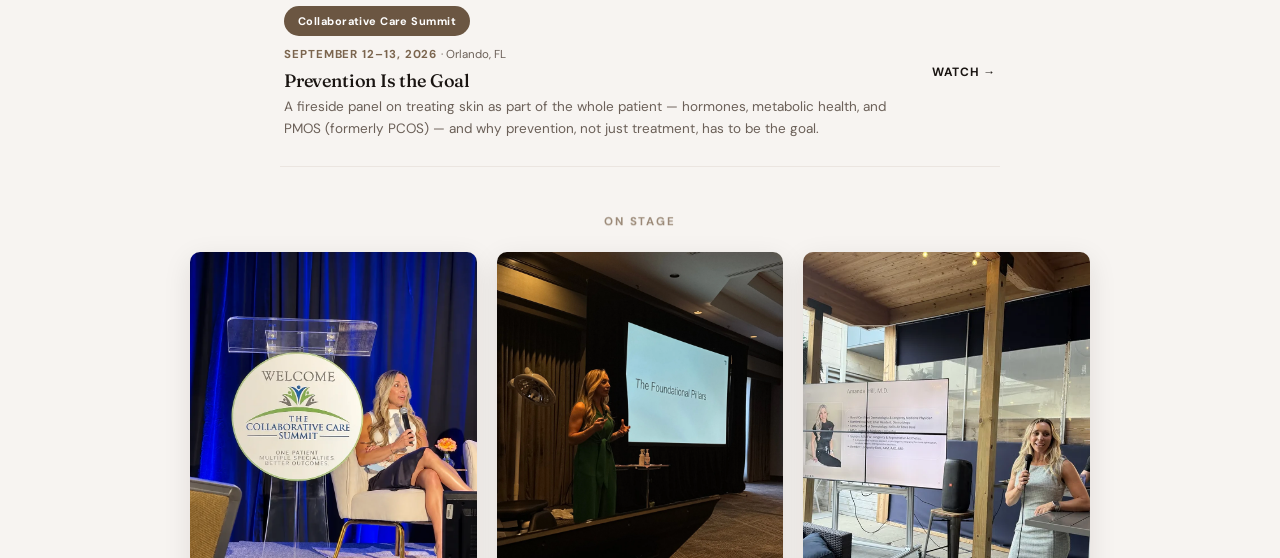
<file: speaking.html>
<!DOCTYPE html>
<html lang="en">
<head>
<meta charset="UTF-8">
<meta http-equiv="refresh" content="0; url=/speaking/">
<link rel="canonical" href="https://amandahillmd.com/speaking/">
<meta name="robots" content="noindex">
<title>Amanda Hill, MD</title>
</head>
<body>
<p>This page has moved. If you are not redirected, <a href="/speaking/">click here</a>.</p>
</body>
</html>
</file>
<file: css/style.css>
/* SELF-HOSTED FONTS (replaces Google Fonts CDN request for faster first paint) */
@font-face{font-family:'Fraunces';font-style:normal;font-weight:400;font-display:swap;src:url('../fonts/fraunces-latin-400-normal.woff2') format('woff2');}
@font-face{font-family:'Fraunces';font-style:normal;font-weight:500;font-display:swap;src:url('../fonts/fraunces-latin-500-normal.woff2') format('woff2');}
@font-face{font-family:'Fraunces';font-style:normal;font-weight:600;font-display:swap;src:url('../fonts/fraunces-latin-600-normal.woff2') format('woff2');}
@font-face{font-family:'Fraunces';font-style:italic;font-weight:400;font-display:swap;src:url('../fonts/fraunces-latin-400-italic.woff2') format('woff2');}
@font-face{font-family:'Fraunces';font-style:italic;font-weight:500;font-display:swap;src:url('../fonts/fraunces-latin-500-italic.woff2') format('woff2');}
@font-face{font-family:'DM Sans';font-style:normal;font-weight:400;font-display:swap;src:url('../fonts/dm-sans-latin-400-normal.woff2') format('woff2');}
@font-face{font-family:'DM Sans';font-style:normal;font-weight:500;font-display:swap;src:url('../fonts/dm-sans-latin-500-normal.woff2') format('woff2');}
@font-face{font-family:'DM Sans';font-style:normal;font-weight:600;font-display:swap;src:url('../fonts/dm-sans-latin-600-normal.woff2') format('woff2');}
@font-face{font-family:'DM Sans';font-style:normal;font-weight:700;font-display:swap;src:url('../fonts/dm-sans-latin-700-normal.woff2') format('woff2');}
@font-face{font-family:'Alex Brush';font-style:normal;font-weight:400;font-display:swap;src:url('../fonts/alex-brush-latin-400-normal.woff2') format('woff2');}

:root{
  --cream:#F0EBE7;
  --offwhite:#F7F4F1;
  --mocha:#7B654E;
  --mocha-dark:#6B5642;
  --ink:#1A1512;
  --ink-hover:#2E2620;
  --ink-soft:#6B6058;
  --circle:#EBE5E0;
  --white:#FFFFFF;
  --dark-brown:#1C130D;
  --dark-brown-hover:#2A1E14;
  --max:1180px;
}
*{margin:0;padding:0;box-sizing:border-box;}
html{scroll-behavior:smooth;}
@media (prefers-reduced-motion: reduce){ html{scroll-behavior:auto;} }
.anim-fade-up{opacity:0;transform:translateY(22px);animation:heroFadeUp 0.7s cubic-bezier(.2,.7,.2,1) forwards;}
.anim-fade-up.d1{animation-delay:0.05s;}
.anim-fade-up.d2{animation-delay:0.22s;}
.anim-fade-up.d3{animation-delay:0.40s;}
.anim-fade-up.d4{animation-delay:0.56s;}
@keyframes heroFadeUp{to{opacity:1;transform:translateY(0);}}
@media (prefers-reduced-motion: reduce){ .anim-fade-up{animation:none;opacity:1;transform:none;} }
body{background:var(--offwhite);color:var(--ink);font-family:'DM Sans',sans-serif;line-height:1.65;-webkit-font-smoothing:antialiased;}
a{color:inherit;}
h1,h2,h3{font-family:'Fraunces',serif;font-weight:500;letter-spacing:-0.01em;line-height:1.14;color:var(--ink);}
.wrap{max-width:var(--max);margin:0 auto;padding:0 40px;}
.eyebrow{font-family:'DM Sans',sans-serif;text-transform:uppercase;letter-spacing:0.16em;font-size:11.5px;font-weight:700;color:var(--mocha);}
.btn{display:inline-block;padding:14px 26px;border-radius:2px;font-size:12px;font-weight:700;text-decoration:none;letter-spacing:0.08em;text-transform:uppercase;border:1px solid transparent;transition:background 0.2s ease,color 0.2s ease,border-color 0.2s ease,opacity 0.2s ease;}
.btn-mocha{background:var(--dark-brown);color:var(--white);}
.btn-mocha:hover{background:var(--dark-brown-hover);}
.btn-mocha-soft{background:var(--mocha);color:var(--white);}
.btn-mocha-soft:hover{background:var(--mocha-dark);}
.btn-outline{background:transparent;color:var(--white);border-color:rgba(255,255,255,0.7);}
.btn-outline:hover{background:rgba(255,255,255,0.15);}
.btn-pill{border-radius:999px;padding:11px 26px;font-size:10.5px;background:transparent;color:var(--ink);border:1px solid var(--ink);}
.btn-pill:hover{background:var(--ink);color:var(--white);}
.text-link-chevron{display:inline-flex;align-items:center;gap:7px;padding:14px 4px;font-family:'DM Sans',sans-serif;font-size:12px;font-weight:700;letter-spacing:0.08em;text-transform:uppercase;color:var(--ink);text-decoration:none;transition:color 0.2s ease;}
.text-link-chevron svg{width:10px;height:10px;flex:0 0 auto;}
.text-link-chevron:hover{color:var(--mocha);}

/* CREDIBILITY STRIP */
.credibility{background:var(--cream);border-bottom:1px solid var(--circle);padding:22px 0;}
.paths{padding:56px 0 64px;background:var(--offwhite);}
.paths-head{text-align:center;margin-bottom:36px;}
.paths-head .eyebrow{display:block;margin-bottom:10px;}
.paths-head h2{font-size:clamp(24px,3vw,32px);}
.paths-grid{display:grid;grid-template-columns:1fr 1fr;gap:24px;max-width:860px;margin:0 auto;}
.path-card{background:var(--white);border-radius:16px;padding:36px 32px;text-align:center;box-shadow:0 10px 32px rgba(26,21,18,0.06);border:1px solid var(--circle);}
.path-card h3{font-size:19px;margin-bottom:10px;}
.path-card p{color:var(--ink-soft);font-size:14px;margin-bottom:22px;line-height:1.55;}
.path-card .btn{width:100%;box-sizing:border-box;}
@media(max-width:700px){ .paths-grid{grid-template-columns:1fr;max-width:380px;} }

.credibility-wrap{display:flex;align-items:center;justify-content:center;flex-wrap:wrap;gap:14px 32px;text-align:center;}
.credibility-featured{display:flex;align-items:center;gap:10px;font-family:'DM Sans',sans-serif;font-size:11.5px;letter-spacing:0.1em;text-transform:uppercase;color:var(--ink-soft);}
.credibility-featured strong{font-family:'Fraunces',serif;font-weight:600;font-size:15px;letter-spacing:0;text-transform:none;color:var(--ink);}
.credibility-featured a{text-decoration:none;color:inherit;}
.credibility-featured a:hover strong{color:var(--mocha);text-decoration:underline;}
.credibility-divider{width:1px;height:16px;background:var(--circle);}
.credibility-badges{display:flex;align-items:center;flex-wrap:wrap;gap:8px 14px;font-family:'DM Sans',sans-serif;font-size:11.5px;font-weight:700;letter-spacing:0.08em;text-transform:uppercase;color:var(--mocha);}
.credibility-badges span.sep{color:var(--circle);font-weight:400;}
@media (max-width:600px){ .credibility-wrap{gap:10px 20px;} .credibility-divider{display:none;} }

/* PRACTICE GALLERY (About) */
.practice-gallery{padding:16px 0 80px;background:var(--offwhite);max-width:none;margin:0;}
.practice-gallery-grid{margin-top:26px;display:grid;grid-template-columns:repeat(3,1fr);gap:20px;max-width:900px;margin-left:auto;margin-right:auto;}
.practice-gallery-item{border-radius:10px;overflow:hidden;aspect-ratio:3/4;box-shadow:0 8px 28px rgba(26,21,18,0.1);}
.practice-gallery-item img{display:block;width:100%;height:100%;object-fit:cover;transition:transform 0.5s ease;}
.practice-gallery-item:hover img{transform:scale(1.04);}
@media (max-width:640px){ .practice-gallery-grid{grid-template-columns:1fr 1fr;gap:12px;} .practice-gallery-item:first-child{grid-column:1/3;} }

/* MY PHILOSOPHY */
.philosophy{padding:88px 0;background:var(--offwhite);max-width:none;margin:0;border-radius:0;text-align:center;}
.philosophy .eyebrow{text-align:center;}
.philosophy h2{margin-top:14px;font-size:clamp(26px,3.6vw,40px);max-width:24ch;margin-left:auto;margin-right:auto;}
.philosophy-lead{margin:18px auto 0;max-width:62ch;color:var(--ink-soft);font-size:16px;line-height:1.6;}
.philosophy-grid{margin-top:48px;display:grid;grid-template-columns:repeat(3,1fr);gap:36px 40px;text-align:left;}
.philosophy-item h4{font-family:'DM Sans',sans-serif;font-size:13.5px;font-weight:700;color:var(--mocha);margin-bottom:8px;}
.philosophy-item p{font-size:14px;color:var(--ink-soft);line-height:1.55;}
.philosophy-phrases{margin:48px auto 0;max-width:62ch;padding-top:32px;border-top:1px solid var(--circle);}
.philosophy-phrases p{font-family:'Fraunces',serif;font-style:italic;font-size:17px;color:var(--ink);line-height:1.6;margin-bottom:12px;}
@media (max-width:860px){ .philosophy-grid{grid-template-columns:1fr 1fr;} }
@media (max-width:600px){ .philosophy-grid{grid-template-columns:1fr;} }

/* PAGE HEADER (for non-home pages) */
.page-header{padding:64px 0 48px;background:var(--cream);text-align:center;}
.page-header .eyebrow{display:block;margin-bottom:10px;}
.page-header h1{font-size:clamp(28px,4vw,42px);}

/* PAGE HEADER — split with photo (Events) */
.page-header-split{padding:0;text-align:left;overflow:hidden;}
.page-header-split-grid{display:grid;grid-template-columns:1fr 0.8fr;align-items:center;gap:56px;padding:72px 0;}
.page-header-split-grid h1{font-size:clamp(28px,3.6vw,40px);margin-top:10px;}
.page-header-split-grid p{margin-top:16px;color:var(--ink-soft);font-size:15px;max-width:42ch;}
.page-header-photo{align-self:stretch;border-radius:10px;overflow:hidden;box-shadow:0 10px 32px rgba(26,21,18,0.12);max-height:420px;}
.page-header-photo img{display:block;width:100%;height:100%;object-fit:cover;}
@media (max-width:760px){
  .page-header-split-grid{grid-template-columns:1fr;gap:28px;padding:48px 0 0;text-align:center;}
  .page-header-split-grid p{margin-left:auto;margin-right:auto;}
  .page-header-photo{max-height:280px;order:-1;}
}

/* BOOK A DISCOVERY CALL */
.booking{padding:88px 0;background:var(--offwhite);max-width:none;margin:0;border-radius:0;}
.booking-intro{max-width:620px;margin:0 auto 56px;text-align:center;}
.booking-intro .eyebrow{display:block;margin-bottom:10px;}
.booking-intro h1{margin:0 0 14px;font-size:clamp(24px,3vw,32px);}
.booking-intro p{color:var(--ink-soft);font-size:15px;}
.booking-options{display:grid;grid-template-columns:repeat(3,1fr);gap:24px;max-width:1040px;margin:0 auto;align-items:stretch;}
.booking-option{display:flex;flex-direction:column;background:var(--white);border:1px solid var(--circle);border-radius:10px;padding:32px 28px;text-align:left;box-shadow:0 4px 24px rgba(26,21,18,0.05);transition:box-shadow 0.25s ease,transform 0.25s ease;}
.booking-option:hover{box-shadow:0 14px 36px rgba(26,21,18,0.1);transform:translateY(-3px);}
.booking-option-tag{font-family:'DM Sans',sans-serif;font-size:10.5px;font-weight:700;letter-spacing:0.1em;text-transform:uppercase;color:var(--mocha);background:var(--cream);display:inline-block;padding:5px 12px;border-radius:999px;margin-bottom:16px;}
.booking-option h3{font-family:'Fraunces',serif;font-weight:600;font-size:19px;color:var(--ink);margin:0 0 10px;}
.booking-option p{font-size:13.5px;color:var(--ink-soft);line-height:1.6;margin:0 0 24px;flex-grow:1;}
.booking-option .btn{width:100%;text-align:center;box-sizing:border-box;}
.booking-disclaimer{font-size:12px;color:var(--ink-soft);max-width:440px;margin:24px auto 0;line-height:1.5;}
.booking-single{text-align:center;max-width:480px;margin:0 auto;padding:40px 32px;background:var(--white);border:1px solid var(--circle);border-radius:16px;box-shadow:0 10px 32px rgba(26,21,18,0.06);}
.btn-lg{padding:16px 36px;font-size:15px;}
.booking-single-note{font-size:13px;color:var(--ink-soft);margin-top:16px;line-height:1.5;}
.bio-credential-line{display:flex;align-items:center;gap:10px;margin-bottom:18px;}
.bio-credential-line img{border-radius:50%;flex-shrink:0;}
.bio-credential-line span{font-family:'Fraunces',serif;font-weight:600;font-size:16px;color:var(--ink);}
.credentials{padding:8px 0 64px;background:var(--offwhite);}
.credentials-grid{display:grid;grid-template-columns:1fr 1fr;gap:40px;max-width:900px;margin:0 auto;}
.credentials-col h4{font-family:'Fraunces',serif;font-weight:600;font-size:15px;color:var(--mocha);margin:0 0 16px;text-transform:uppercase;letter-spacing:0.08em;}
.credentials-col ul{list-style:none;padding:0;margin:0;}
.credentials-col li{font-family:'DM Sans',sans-serif;font-size:13.5px;color:var(--ink-soft);line-height:1.6;margin-bottom:14px;padding-left:16px;border-left:2px solid var(--circle);}
.credentials-col li strong{color:var(--ink);font-weight:600;}
@media(max-width:700px){.credentials-grid{grid-template-columns:1fr;gap:28px;}}

@media(max-width:860px){.booking-options{grid-template-columns:1fr;max-width:480px;}}
.video-wrap{position:relative;width:100%;padding-top:56.25%;border-radius:10px;overflow:hidden;box-shadow:0 10px 32px rgba(26,21,18,0.12);}
.video-wrap iframe{position:absolute;top:0;left:0;width:100%;height:100%;border:0;}
.video-wrap video{position:absolute;top:0;left:0;width:100%;height:100%;object-fit:contain;background:var(--offwhite);}
.webinar-cta-wrap{text-align:center;margin-top:24px;}
.webinar-cta-wrap .webinar-note{font-size:13px;color:var(--ink-soft);margin-top:12px;}
.expect-steps{text-align:left;max-width:420px;margin:24px auto 28px;display:flex;flex-direction:column;gap:14px;}
.expect-step{display:grid;grid-template-columns:26px 1fr;gap:12px;font-size:13.5px;color:var(--ink-soft);align-items:baseline;}
.expect-step span{font-family:'Fraunces',serif;font-weight:600;color:var(--mocha);font-size:13px;}
.booking-photo{max-width:220px;margin:0 auto 28px;border-radius:10px;overflow:hidden;box-shadow:0 8px 28px rgba(26,21,18,0.1);}
.booking-photo img{display:block;width:100%;height:auto;}
.amanda-note{font-family:'Fraunces',serif;font-style:italic;font-size:16.5px;line-height:1.6;color:var(--ink);}
.amanda-signoff{font-family:'Alex Brush',cursive;font-size:24px;color:var(--mocha);margin:4px 0 20px;}
.booking-redirect{font-size:13px;padding-top:16px;border-top:1px solid var(--circle);}
.booking-redirect a{color:var(--mocha);text-decoration:none;border-bottom:1px solid var(--circle);}
.booking-redirect a:hover{color:var(--ink);}

/* EVENTS CALENDAR */
.events{padding:88px 0;background:var(--offwhite);max-width:none;margin:0;border-radius:0;}
.events-head{max-width:620px;margin:0 auto 48px;text-align:center;}
.events-head h2{margin:10px 0 0;font-size:clamp(24px,3vw,32px);}
.cal-wrap{max-width:820px;margin:0 auto;display:flex;gap:48px;align-items:flex-start;flex-wrap:wrap;}
.cal-main{flex:1 1 360px;max-width:420px;}
.cal-month-nav{display:flex;align-items:center;justify-content:space-between;margin-bottom:28px;}
.cal-month-label{font-family:'Fraunces',serif;font-size:17px;font-weight:600;letter-spacing:0.03em;color:var(--ink);min-width:130px;text-align:center;}
.cal-arrow{display:flex;align-items:center;justify-content:center;width:34px;height:34px;border-radius:50%;border:1px solid var(--circle);background:transparent;color:var(--ink);cursor:pointer;}
.cal-arrow svg{width:8px;height:12px;}
.cal-arrow:hover{border-color:var(--mocha);color:var(--mocha);}
.cal-arrow:disabled{opacity:0.35;cursor:default;}
.cal-arrow:disabled:hover{border-color:var(--circle);color:var(--ink);}
.cal-panel{display:none;}
.cal-panel.active{display:block;}
.cal-grid{display:grid;grid-template-columns:repeat(7,1fr);gap:4px;}
.cal-dow{text-align:center;font-size:10.5px;font-weight:700;letter-spacing:0.05em;color:var(--mocha);padding-bottom:6px;}
.cal-day{aspect-ratio:1/1;display:flex;align-items:center;justify-content:center;font-size:13px;color:var(--ink-soft);border-radius:50%;}
.cal-day.has-event{background:var(--mocha);color:var(--white);font-weight:700;cursor:pointer;}
.cal-day.has-event:hover{background:var(--dark-brown);}
.cal-day.has-event:focus-visible{outline:2px solid var(--dark-brown);outline-offset:2px;}
.cal-day.cal-empty{visibility:hidden;}
.cal-upcoming{flex:1 1 280px;max-width:300px;background:var(--white);border:1px solid var(--circle);border-radius:4px;padding:28px 24px;}
.cal-modal-overlay{display:none;position:fixed;inset:0;background:rgba(26,21,18,0.55);z-index:999;align-items:center;justify-content:center;padding:24px;}
.cal-modal-overlay.active{display:flex;}
.cal-modal{position:relative;background:var(--white);border-radius:6px;max-width:380px;width:100%;padding:32px 28px;box-shadow:0 12px 40px rgba(26,21,18,0.2);}
.cal-modal-close{position:absolute;top:12px;right:14px;background:none;border:none;font-size:24px;line-height:1;color:var(--ink-soft);cursor:pointer;padding:4px;}
.cal-modal-close:hover{color:var(--mocha);}
.cal-modal-body .text-link-arrow{margin-top:10px;display:flex;}
.cal-modal-body .text-link-arrow + .text-link-arrow{margin-top:8px;}
.cal-modal-divider{height:1px;background:var(--circle);margin:16px 0;}
.cal-upcoming-label{font-family:'DM Sans',sans-serif;font-size:11px;font-weight:700;letter-spacing:0.08em;text-transform:uppercase;color:var(--mocha);margin-bottom:18px;}
.cal-upcoming-list{list-style:none;}
.cal-upcoming-list li{padding:16px 0;border-top:1px solid var(--circle);}
.cal-upcoming-list li:first-child{border-top:none;padding-top:0;}
.cal-upcoming-empty{color:var(--ink-soft);font-size:13.5px;}
.agenda-date{display:block;font-family:'DM Sans',sans-serif;font-size:11px;font-weight:700;letter-spacing:0.04em;text-transform:uppercase;color:var(--mocha);margin-bottom:6px;}
.agenda-info strong{display:block;font-family:'Fraunces',serif;font-weight:500;font-size:16px;margin-bottom:4px;color:var(--ink);}
.agenda-info .event-topic{display:block;font-family:'DM Sans',sans-serif;font-size:13px;font-style:italic;color:var(--ink-soft);margin-bottom:6px;}
.agenda-info .event-meta{display:flex;flex-wrap:wrap;align-items:center;gap:10px;margin-bottom:2px;}
.agenda-info .event-tag{font-size:10.5px;font-weight:700;letter-spacing:0.08em;text-transform:uppercase;color:var(--mocha);}
.agenda-info .event-location{font-size:13px;color:var(--ink-soft);}
.agenda-info .event-location::before{content:"\2022";margin-right:10px;color:var(--circle);}
.agenda-info .text-link-arrow{margin-top:6px;}

/* NAV */
nav{position:sticky;top:0;z-index:50;background:rgba(247,244,241,0.94);backdrop-filter:blur(6px);}
nav .wrap{display:flex;align-items:center;justify-content:space-between;padding:18px 40px;gap:24px;}
.logo{display:flex;align-items:center;gap:12px;text-decoration:none;}
.logo-mark{height:26px;width:auto;display:block;}
.logo-text{line-height:1.25;}
.logo-text .name{font-family:'Fraunces',serif;font-weight:600;font-size:17px;letter-spacing:0.01em;color:var(--ink);}
.logo-text .sub{font-size:8.5px;letter-spacing:0.12em;text-transform:uppercase;color:var(--ink-soft);}
.nav-links{display:flex;align-items:center;gap:30px;list-style:none;font-size:12px;font-weight:600;letter-spacing:0.04em;text-transform:uppercase;}
.nav-links a{text-decoration:none;color:var(--ink);transition:color 0.2s ease;}
.nav-links a:hover,.nav-links a.active{color:var(--mocha);}
.nav-cta-mobile{display:none;}
.nav-toggle{display:none;background:none;border:none;cursor:pointer;padding:8px;flex-direction:column;gap:5px;flex:0 0 auto;}
.nav-toggle span{display:block;width:22px;height:2px;background:var(--ink);transition:transform 0.2s ease, opacity 0.2s ease;}
.nav-toggle.open span:nth-child(1){transform:translateY(7px) rotate(45deg);}
.nav-toggle.open span:nth-child(2){opacity:0;}
.nav-toggle.open span:nth-child(3){transform:translateY(-7px) rotate(-45deg);}
@media (max-width:900px){
  nav .wrap{position:relative;flex-wrap:wrap;padding-right:70px;}
  .nav-toggle{display:flex;position:absolute;top:14px;right:40px;}
  nav > .wrap > a.btn{display:none;}
  .nav-links{display:none;width:100%;flex-direction:column;align-items:flex-start;gap:4px;padding-top:18px;margin-top:14px;border-top:1px solid var(--circle);}
  .nav-links.nav-open{display:flex;position:fixed;top:77px;left:0;right:0;bottom:0;width:auto;background:var(--offwhite);margin:0;border-top:1px solid var(--circle);padding:18px 40px 40px;overflow-y:auto;z-index:60;}
  .nav-links li{width:100%;}
  .nav-links a{display:block;padding:10px 0;}
  .nav-cta-mobile{display:block;margin-top:8px;padding:12px 0;color:var(--mocha)!important;}
  .nav-toggle{z-index:61;}
  html.nav-locked,html.nav-locked body{overflow:hidden;height:100%;}
  html.nav-locked nav{-webkit-backdrop-filter:none;backdrop-filter:none;}
}

/* HERO - full-bleed cover */
.hero{
  position:relative;
  min-height:640px;
  display:flex;align-items:center;
  max-width:none;
  margin:0;
  border-radius:0;
  overflow:hidden;
  background-image:url('../images/hero-bg.webp');
  background-size:cover;
  background-position:center 20%;
}
.hero .wrap{padding-top:72px;padding-bottom:72px;max-width:none;margin:0;padding-left:6vw;padding-right:6vw;}
.hero-copy{max-width:640px;color:var(--ink);}
.hero .eyebrow{color:var(--mocha);}
.hero h1{font-size:clamp(36px,5.2vw,60px);margin:18px 0 22px;color:var(--ink);}
.hero h1 em{font-style:italic;color:var(--ink);}
.hero .rule{width:56px;height:2px;background:var(--mocha);margin-bottom:22px;}
.hero p.lede{font-size:16.5px;color:var(--ink-soft);max-width:46ch;margin-bottom:30px;}
.hero-actions{display:flex;gap:14px;flex-wrap:wrap;}

/* PILLARS */
.pillars{padding:70px 0;background:#EAE2DA;max-width:none;margin:0;border-radius:0;}
.pillars-flex{display:flex;gap:48px;align-items:flex-start;flex-wrap:wrap;}
.pillars-head{flex:0 0 260px;}
.pillars-head h2{font-size:clamp(20px,2.2vw,26px);margin:0 0 12px;line-height:1.25;}
.pillars-head p{font-size:13.5px;color:var(--ink-soft);}
.pillar-grid{flex:1;min-width:280px;display:grid;grid-template-columns:repeat(4,1fr);gap:28px;align-items:start;}
.pillar-card{text-align:left;}
.pillar-icon{width:34px;height:34px;display:flex;align-items:center;justify-content:center;margin-bottom:14px;color:var(--mocha);background:none;}
.pillar-card h3{font-size:11.5px;margin-bottom:8px;font-weight:700;letter-spacing:0.04em;text-transform:uppercase;color:var(--ink);}
.pillar-card p{font-size:12.5px;color:var(--ink-soft);line-height:1.5;}
@media (max-width:820px){ .pillar-grid{grid-template-columns:1fr 1fr;row-gap:32px;} }
@media (max-width:540px){ .pillar-grid{grid-template-columns:1fr;} }

/* BIO SPLIT */
.bio-split{padding:0;background:var(--offwhite);border-top:1px solid var(--ink);border-bottom:1px solid var(--ink);max-width:none;margin:0;border-radius:0;overflow:hidden;}
.bio-2col{display:flex;align-items:stretch;gap:0;padding:0;}
.bio-photo-sm{flex:0 0 32%;max-width:400px;align-self:stretch;}
.bio-photo-sm img{width:100%;height:100%;min-height:300px;object-fit:cover;object-position:center 15%;display:block;}
.bio-mid{flex:1;padding:48px 56px;}
.bio-heading{font-family:'Fraunces',serif;font-size:20px;font-weight:600;letter-spacing:0.02em;text-transform:uppercase;margin-bottom:18px;color:var(--ink);}
.bio-mid p{font-family:'DM Sans',sans-serif;font-size:14px;color:var(--ink-soft);margin-bottom:15px;line-height:1.65;max-width:680px;}
@media (max-width:860px){ .bio-2col{flex-direction:column;} .bio-photo-sm{max-width:100%;flex-basis:auto;} .bio-photo-sm img{min-height:260px;} .bio-mid{padding:32px 28px;} }

/* NEWSLETTER */
.newsletter{background:var(--cream);padding:88px 0;max-width:none;margin:0;border-radius:0;}
.newsletter .nl-wrap{max-width:900px;margin:0 auto;text-align:center;display:flex;flex-direction:column;align-items:center;padding:0 40px;}
.nl-copy{display:flex;flex-direction:column;align-items:center;}
.nl-copy h2{font-size:clamp(24px,2.8vw,32px);margin:12px 0 14px;}
.nl-copy p{font-size:14.5px;color:var(--ink-soft);margin-bottom:26px;max-width:none;}
form.signup-form{max-width:640px;width:100%;}
.form-row{display:flex;gap:12px;margin-bottom:12px;align-items:stretch;}
form.signup-form input{
  flex:1 1 0;min-width:0;border:1px solid var(--circle);background:var(--white);
  padding:14px 16px;font-family:'DM Sans',sans-serif;font-size:13.5px;color:var(--ink);
  outline:none;border-radius:2px;
}
form.signup-form input::placeholder{color:#9c9088;}
form.signup-form button{
  flex:0 0 auto;white-space:nowrap;border:none;background:var(--dark-brown);color:var(--white);
  padding:0 26px;font-family:'DM Sans',sans-serif;font-weight:700;font-size:12px;
  letter-spacing:0.08em;text-transform:uppercase;cursor:pointer;border-radius:2px;
}
form.signup-form button:hover{background:var(--dark-brown-hover);}
.form-note{font-size:11.5px;color:var(--ink-soft);margin-top:12px;}
@media (max-width:860px){ .newsletter .nl-wrap{padding:0 20px;} .form-row{flex-direction:column;} form.signup-form button{padding:15px;width:100%;} }

/* SPEAKING SPLIT */
.split{padding:88px 0;background:var(--cream);max-width:none;margin:0;}
.split .wrap{display:grid;grid-template-columns:0.85fr 1.15fr;gap:64px;}
.split h2{font-size:clamp(24px,2.8vw,32px);margin:12px 0 16px;}
.split .col-left p{color:var(--ink-soft);font-size:15px;margin-bottom:24px;}
.topic-list{list-style:none;}
.topic-list li{display:grid;grid-template-columns:34px 1fr;gap:10px;padding:18px 0;border-top:1px solid var(--circle);font-size:14.5px;}
.topic-list li:last-child{border-bottom:1px solid var(--circle);}
.topic-list .tick{color:var(--mocha);font-family:'DM Sans',sans-serif;font-size:12px;font-weight:600;letter-spacing:0.02em;padding-top:2px;}
.topic-list strong{display:block;margin-bottom:3px;font-weight:600;}
.topic-list span.sub{color:var(--ink-soft);font-size:13.5px;}
.text-link-arrow{display:inline-flex;align-items:center;gap:8px;font-family:'DM Sans',sans-serif;font-size:12.5px;font-weight:700;letter-spacing:0.06em;text-transform:uppercase;color:var(--ink);text-decoration:none;margin-top:8px;transition:color 0.2s ease;}
.text-link-arrow:hover{color:var(--mocha);}
.press-line{margin-top:28px;padding-top:24px;border-top:1px solid var(--circle);font-size:13.5px;color:var(--ink-soft);}
.press-line a{color:var(--mocha);text-decoration:none;border-bottom:1px solid var(--circle);}
.press-line a:hover{color:var(--ink);}
.press-line strong{color:var(--ink);}
.speaking-photo-grid{margin-top:28px;display:grid;grid-template-columns:1.4fr 1fr;gap:14px;}
.speaking-photo{border-radius:10px;overflow:hidden;box-shadow:0 8px 28px rgba(26,21,18,0.1);}
.speaking-photo img{display:block;width:100%;height:100%;object-fit:cover;}
@media (max-width:500px){ .speaking-photo-grid{grid-template-columns:1fr 1fr;} }
@media (max-width:860px){ .split .wrap{grid-template-columns:1fr;} }

.podcast-list{max-width:720px;margin:0 auto;display:flex;flex-direction:column;}
.podcast-item{display:flex;align-items:center;justify-content:space-between;gap:24px;padding:26px 4px;border-top:1px solid var(--circle);text-decoration:none;color:var(--ink);transition:opacity 0.2s ease;}
.podcast-item:last-child{border-bottom:1px solid var(--circle);}
.podcast-item:hover{opacity:0.65;}
.podcast-date{font-size:11.5px;letter-spacing:0.08em;text-transform:uppercase;color:var(--mocha);font-weight:700;display:block;margin-bottom:6px;}
.podcast-item h3,.podcast-item-summary h3{font-size:18px;margin-bottom:4px;}
.podcast-item p,.podcast-item-summary p{font-size:13.5px;color:var(--ink-soft);margin:0;}
.podcast-link{flex:none;font-size:12px;font-weight:700;letter-spacing:0.06em;text-transform:uppercase;white-space:nowrap;}
@media (max-width:600px){ .podcast-item{flex-direction:column;align-items:flex-start;gap:10px;} }

.podcast-item-details{border-top:1px solid var(--circle);}
.podcast-item-details:last-child{border-bottom:1px solid var(--circle);}
.podcast-item-summary{display:flex;align-items:center;justify-content:space-between;gap:24px;padding:26px 4px;color:var(--ink);cursor:pointer;list-style:none;transition:opacity 0.2s ease;}
.podcast-item-summary::-webkit-details-marker{display:none;}
.podcast-item-summary::marker{content:"";}
.podcast-item-summary:hover{opacity:0.65;}
.podcast-item-details[open] .podcast-item-summary{opacity:1;}
.podcast-item-details[open] .podcast-item-summary .podcast-link{opacity:0.65;}
.podcast-expand{padding:0 4px 32px;}
.podcast-expand .video-wrap{max-width:560px;margin:0 auto 20px;}
.podcast-embed-wrap{max-width:560px;margin:0 auto;}
.podcast-embed-wrap iframe{display:block;width:100%;border:0;}
.podcast-embed-apple{display:flex;justify-content:center;}

/* EVENT HIGHLIGHTS */
.event-highlight-head{display:flex;flex-direction:column;align-items:flex-start;gap:10px;flex:1;}
.event-org-badge{flex:none;display:inline-flex;align-items:center;background:var(--mocha-dark);color:var(--white);border-radius:999px;padding:6px 14px;font-family:'DM Sans',sans-serif;font-size:11px;font-weight:700;letter-spacing:0.04em;}
.event-highlight-location{color:var(--ink-soft);font-weight:400;text-transform:none;letter-spacing:0;}
@media (max-width:600px){ .podcast-item-summary{flex-direction:column;align-items:flex-start;gap:10px;} }
.article-item-thumb{width:120px;height:90px;object-fit:cover;border-radius:6px;flex:none;}
@media (max-width:600px){ .article-item-thumb{width:100%;height:160px;} }

/* PARTNER CTA */
.partner{background:var(--dark-brown);color:var(--white);padding:80px 0;max-width:none;margin:0;border-radius:0;}
.partner .wrap{display:flex;gap:56px;align-items:center;flex-wrap:wrap;}
.partner .eyebrow{color:var(--cream);}
.partner h2{color:var(--white);font-size:clamp(26px,3.2vw,38px);margin-top:14px;max-width:16ch;}
.partner-copy{flex:0 0 380px;}
.partner-copy .btn{margin-top:26px;}
.partner-cards{flex:1;display:flex;gap:40px;min-width:280px;flex-wrap:wrap;}
.partner-card{flex:1;min-width:200px;}
.partner-card:not(:first-child){padding-left:28px;border-left:1px solid rgba(255,255,255,0.3);}
@media (min-width:861px){ .partner-cards{padding-left:56px;border-left:1px solid rgba(255,255,255,0.3);} }
.partner-card h4{font-family:'DM Sans',sans-serif;font-size:11.5px;font-weight:600;letter-spacing:0.08em;text-transform:uppercase;color:var(--cream);margin-bottom:8px;}
.partner-card p{font-size:13.5px;color:rgba(255,255,255,0.78);line-height:1.5;}
.partner-copy .btn-outline-white{
  background:transparent;color:var(--white);
  border:1px solid rgba(255,255,255,0.55);
}
.partner-copy .btn-outline-white:hover{background:rgba(255,255,255,0.12);border-color:var(--white);}
@media (max-width:860px){ .partner .wrap{flex-direction:column;} .partner-copy{flex-basis:auto;} }

/* WORK WITH ME — dual CTA */
.work-cta{background:var(--dark-brown);color:var(--white);padding:80px 0;max-width:none;margin:0;border-radius:0;}
.work-cta .eyebrow{color:var(--cream);}
.work-cta h2{color:var(--white);font-size:clamp(26px,3.2vw,38px);margin-top:14px;}
.work-subtitle{text-align:center;color:rgba(255,255,255,0.6);font-size:13px;margin:16px 0 0;}
.work-grid{margin-top:40px;display:grid;grid-template-columns:1fr 1fr;gap:28px;}
.work-grid-single{grid-template-columns:1fr;max-width:480px;margin-left:auto;margin-right:auto;}
.work-grid-single .work-card{text-align:center;align-items:center;}
.work-grid-three{grid-template-columns:repeat(3,1fr);max-width:1040px;margin-left:auto;margin-right:auto;}
.work-grid-three .work-card{text-align:center;align-items:center;}
.work-grid-three .work-card p{margin-bottom:0;}
.work-card{background:rgba(255,255,255,0.04);border:1px solid rgba(255,255,255,0.14);border-radius:14px;padding:32px;display:flex;flex-direction:column;}
.work-card h3{font-size:19px;color:var(--white);margin-bottom:12px;}
.work-card p{font-size:14px;color:rgba(255,255,255,0.78);line-height:1.55;flex:1;margin-bottom:24px;}
.work-card .btn{align-self:flex-start;}
.work-trust-list{list-style:none;margin:0 0 24px;display:flex;flex-direction:column;gap:9px;}
.work-trust-list li{font-size:13px;color:rgba(255,255,255,0.85);padding-left:20px;position:relative;}
.work-trust-list li::before{content:"";position:absolute;left:0;top:7px;width:7px;height:7px;border-radius:50%;background:var(--mocha);}
.work-note{font-size:11.5px;color:rgba(255,255,255,0.5);margin-top:10px;margin-bottom:0;flex:none;}
.work-grid-single .work-trust-list{align-items:center;}
.work-grid-single .work-trust-list li{padding-left:0;}
.work-grid-single .work-trust-list li::before{display:none;}
.btn-cream{background:var(--cream);color:var(--ink);}
.btn-cream:hover{background:var(--white);}
.work-cta-box{background:var(--white);border-radius:16px;padding:32px 40px;max-width:420px;margin:36px auto 0;text-align:center;box-shadow:0 14px 40px rgba(0,0,0,0.28);}
.work-cta-box-label{font-size:12.5px;letter-spacing:0.05em;text-transform:uppercase;color:var(--ink-soft);margin-bottom:16px;}
.work-cta-box .work-note{color:var(--ink-soft);margin-top:14px;margin-bottom:0;font-size:12px;}
.work-cta-dual{display:flex;gap:24px;justify-content:center;flex-wrap:wrap;margin-top:36px;}
.work-cta-dual .work-cta-box{margin:0;}
@media (max-width:760px){ .work-grid{grid-template-columns:1fr;} .work-cta-box{padding:30px 26px;} .work-cta-dual{flex-direction:column;align-items:center;} }

/* PARTNERS */
.partners{padding:70px 0 88px;background:var(--dark-brown);max-width:none;margin:0;border-radius:0;}
.partner-logos{display:flex;justify-content:center;align-items:center;gap:28px;flex-wrap:wrap;margin-top:18px;}
.partner-logo-tile{width:100px;height:100px;border-radius:50%;overflow:hidden;border:1px solid var(--circle);box-shadow:0 6px 18px rgba(43,33,27,0.08);}
.partner-logo-tile img{width:100%;height:100%;object-fit:cover;display:block;}
.partners-note{text-align:center;margin-top:24px;font-size:12.5px;color:rgba(255,255,255,0.55);}
.partners-note a{color:var(--cream);text-decoration:none;border-bottom:1px solid rgba(255,255,255,0.3);}
.partners-note a:hover{color:var(--white);border-color:var(--white);}

/* FOOTER */
footer{background:var(--offwhite);padding:56px 0 0;}
.foot-grid{display:grid;grid-template-columns:1.4fr 1fr 1fr 1fr;gap:40px;padding-bottom:44px;}
.foot-logo{display:flex;align-items:center;gap:10px;margin-bottom:14px;}
.foot-logo .name{color:var(--ink);font-family:'DM Sans',sans-serif;font-weight:700;font-size:13px;}
.foot-logo .sub{font-size:9.5px;letter-spacing:0.14em;text-transform:uppercase;color:var(--ink-soft);}
.foot-col p{font-size:13px;color:var(--ink-soft);max-width:26ch;}
.foot-col h4{font-size:11px;text-transform:uppercase;letter-spacing:0.1em;color:var(--ink);margin-bottom:16px;font-weight:700;}
.foot-col ul{list-style:none;}
.foot-col li{margin-bottom:10px;font-size:13.5px;color:var(--ink-soft);}
.foot-col a{text-decoration:none;color:var(--ink-soft);}
.foot-col a:hover{color:var(--mocha);}
.foot-social{display:flex;gap:12px;margin-top:16px;}
.foot-social a{width:32px;height:32px;border:1px solid var(--circle);border-radius:50%;display:flex;align-items:center;justify-content:center;font-size:12px;text-decoration:none;color:var(--ink-soft);}
.foot-bottom{background:var(--dark-brown);color:rgba(255,255,255,0.85);max-width:none;margin:0;border-radius:0;}
.foot-bottom .wrap{display:flex;justify-content:space-between;align-items:center;padding:18px 40px;font-size:12px;flex-wrap:wrap;gap:10px;}
.foot-bottom a{text-decoration:none;color:rgba(255,255,255,0.85);margin-left:22px;}
.foot-badge{display:flex;align-items:center;gap:10px;}
.foot-badge img{width:40px;height:40px;border-radius:50%;display:block;}
@media (max-width:900px){ .foot-grid{grid-template-columns:1fr 1fr;row-gap:36px;} }
@media (max-width:560px){ .foot-grid{grid-template-columns:1fr;} }

/* RESPONSIVE: full-bleed sections lose rounding/margins on small screens (kept from original single-page) */
@media (max-width:900px){
  .hero,.pillars,.bio-split,.newsletter,.split,.partner,.partners,.foot-bottom,.booking,.events{margin:0;border-radius:0;max-width:none;}
}

/* SCROLL-TRIGGERED TEXT REVEAL (applies to section headings/paragraphs site-wide, see js/reveal.js) */
.reveal{opacity:0;transform:translateY(24px);transition:opacity 0.7s cubic-bezier(.2,.7,.2,1), transform 0.7s cubic-bezier(.2,.7,.2,1);}
.reveal.is-in{opacity:1;transform:translateY(0);}
@media (prefers-reduced-motion: reduce){ .reveal{opacity:1;transform:none;transition:none;} }

/* ARTICLE / BLOG POST */
.article-meta{padding:56px 0 0;}
.article-meta .eyebrow{text-align:left;}
.article-meta h1{font-size:clamp(30px,4.6vw,46px);margin:14px 0 18px;max-width:18ch;}
.article-dek{font-family:'Fraunces',serif;font-style:italic;font-weight:400;font-size:18px;line-height:1.5;color:var(--mocha-dark);max-width:52ch;margin:0 0 26px;}
.article-byline{display:flex;align-items:center;gap:10px;font-size:13px;color:var(--ink-soft);padding-bottom:26px;border-bottom:1px solid var(--circle);}
.article-byline b{color:var(--ink);font-weight:700;}
.article-byline .dot{color:var(--mocha);}
.article-hero{width:100%;margin:30px 0 8px;}
.article-hero img{width:100%;height:auto;display:block;border-radius:6px;border:1px solid var(--circle);}
.article-hero-cap{font-size:12px;color:var(--ink-soft);margin:10px 0 0;text-align:center;}
.article-body{max-width:720px;margin:0 auto;padding:36px 0 10px;}
.article-body p{font-size:17px;line-height:1.75;margin:0 0 22px;color:var(--ink);}
.article-body h2{font-size:23px;margin:42px 0 16px;}
.article-body ol,.article-body ul{padding-left:22px;margin:0 0 26px;}
.article-body li{font-size:16px;line-height:1.7;margin-bottom:12px;color:var(--ink);}
.article-body li b{color:var(--ink);}
.article-pullquote{background:var(--cream);border-left:3px solid var(--mocha);padding:28px 32px;margin:38px 0;text-align:center;}
.article-pullquote p{font-family:'Fraunces',serif;font-style:italic;font-size:22px;color:var(--ink);margin:0;line-height:1.4;}
.article-cta{background:var(--cream);border:1px solid var(--circle);border-radius:6px;padding:34px;margin:46px 0;text-align:center;}
.article-cta .label{font-size:11.5px;letter-spacing:0.1em;text-transform:uppercase;color:var(--mocha);font-weight:700;margin-bottom:10px;}
.article-cta h3{font-size:21px;margin:0 0 20px;}
.article-cta .btn-pill{margin:0 6px 10px;}
.article-author{display:flex;gap:18px;align-items:flex-start;margin:46px 0 10px;padding:28px;background:var(--cream);border-radius:6px;}
.article-author-photo{width:64px;height:64px;border-radius:50%;object-fit:cover;flex:none;}
.article-author p{font-size:14px;line-height:1.6;margin:0;color:var(--ink-soft);}
.article-author .name{font-family:'Fraunces',serif;font-size:17px;color:var(--ink);margin-bottom:6px;}
.article-back{display:block;max-width:720px;margin:0 auto;padding:40px 0 0;}
@media (max-width:640px){
  .article-meta h1{max-width:none;}
  .article-cta .btn-pill{display:block;margin:0 0 10px;}
}
</file>
